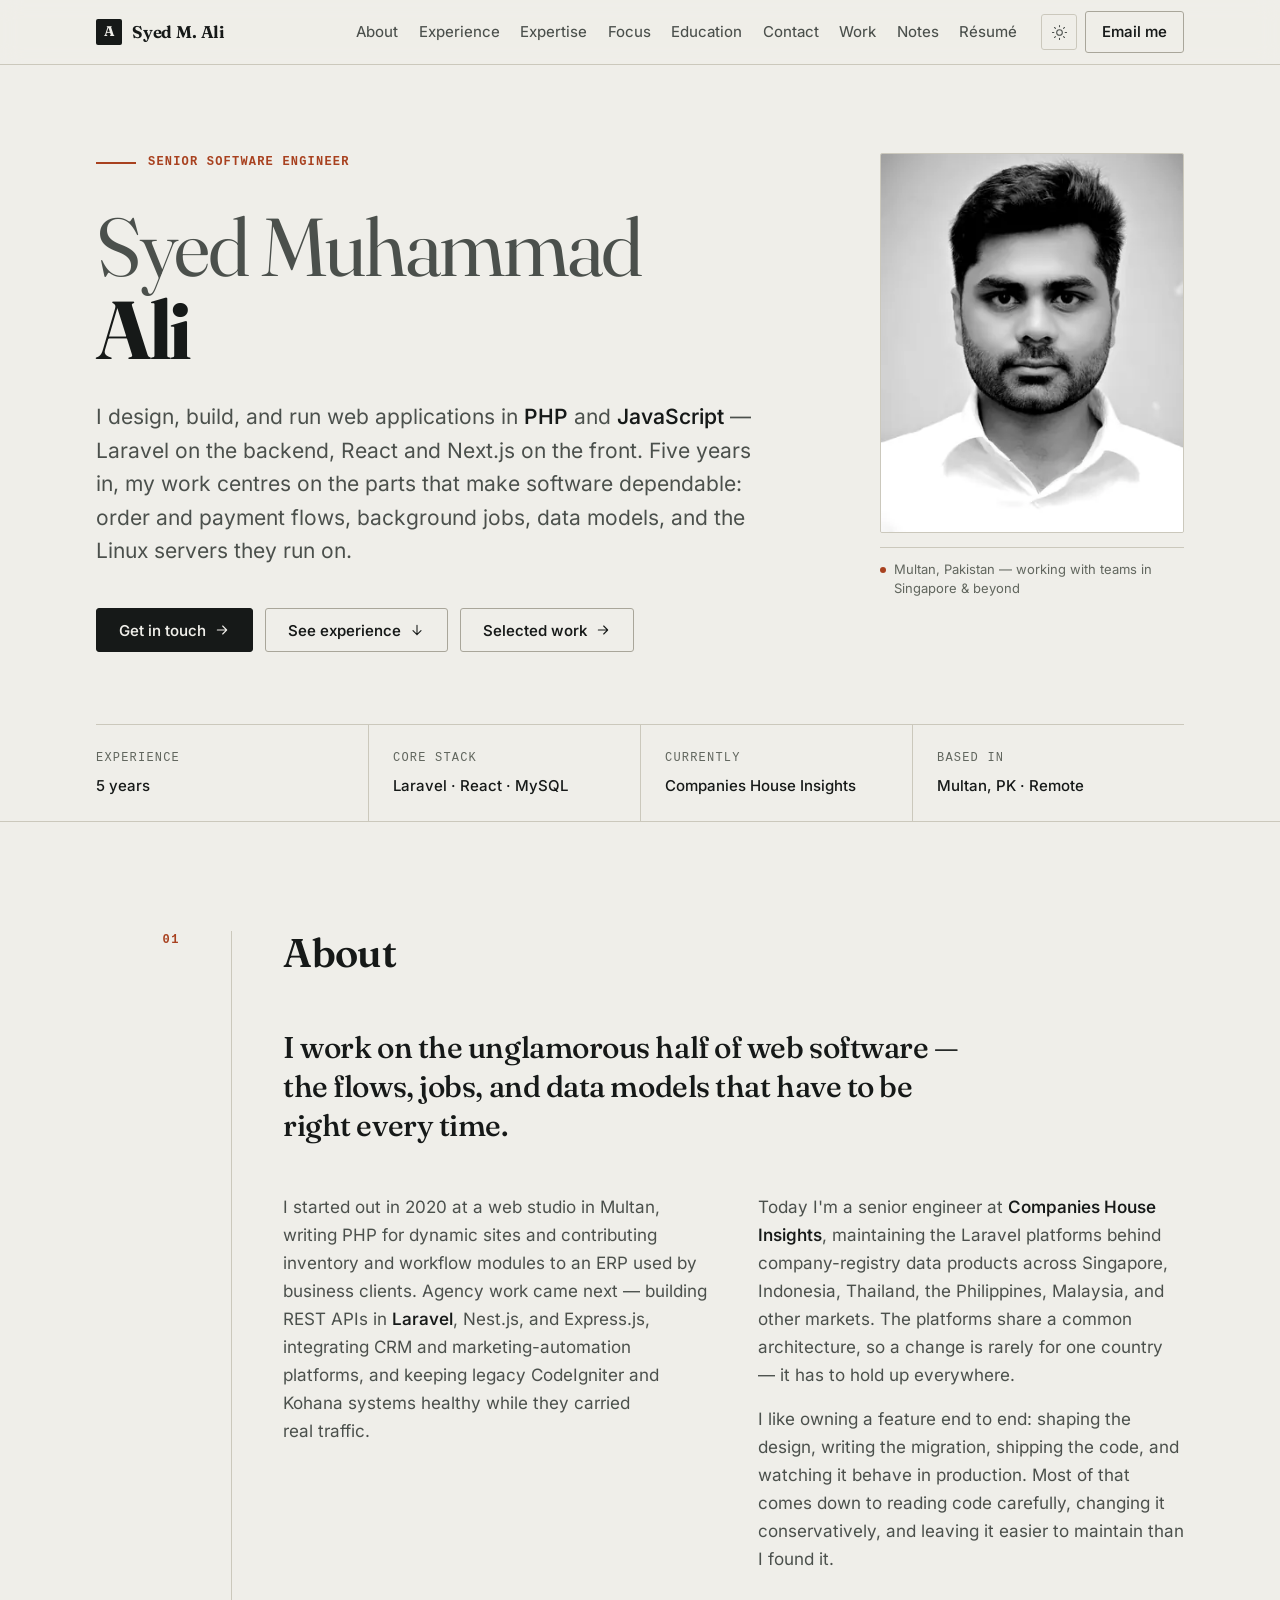
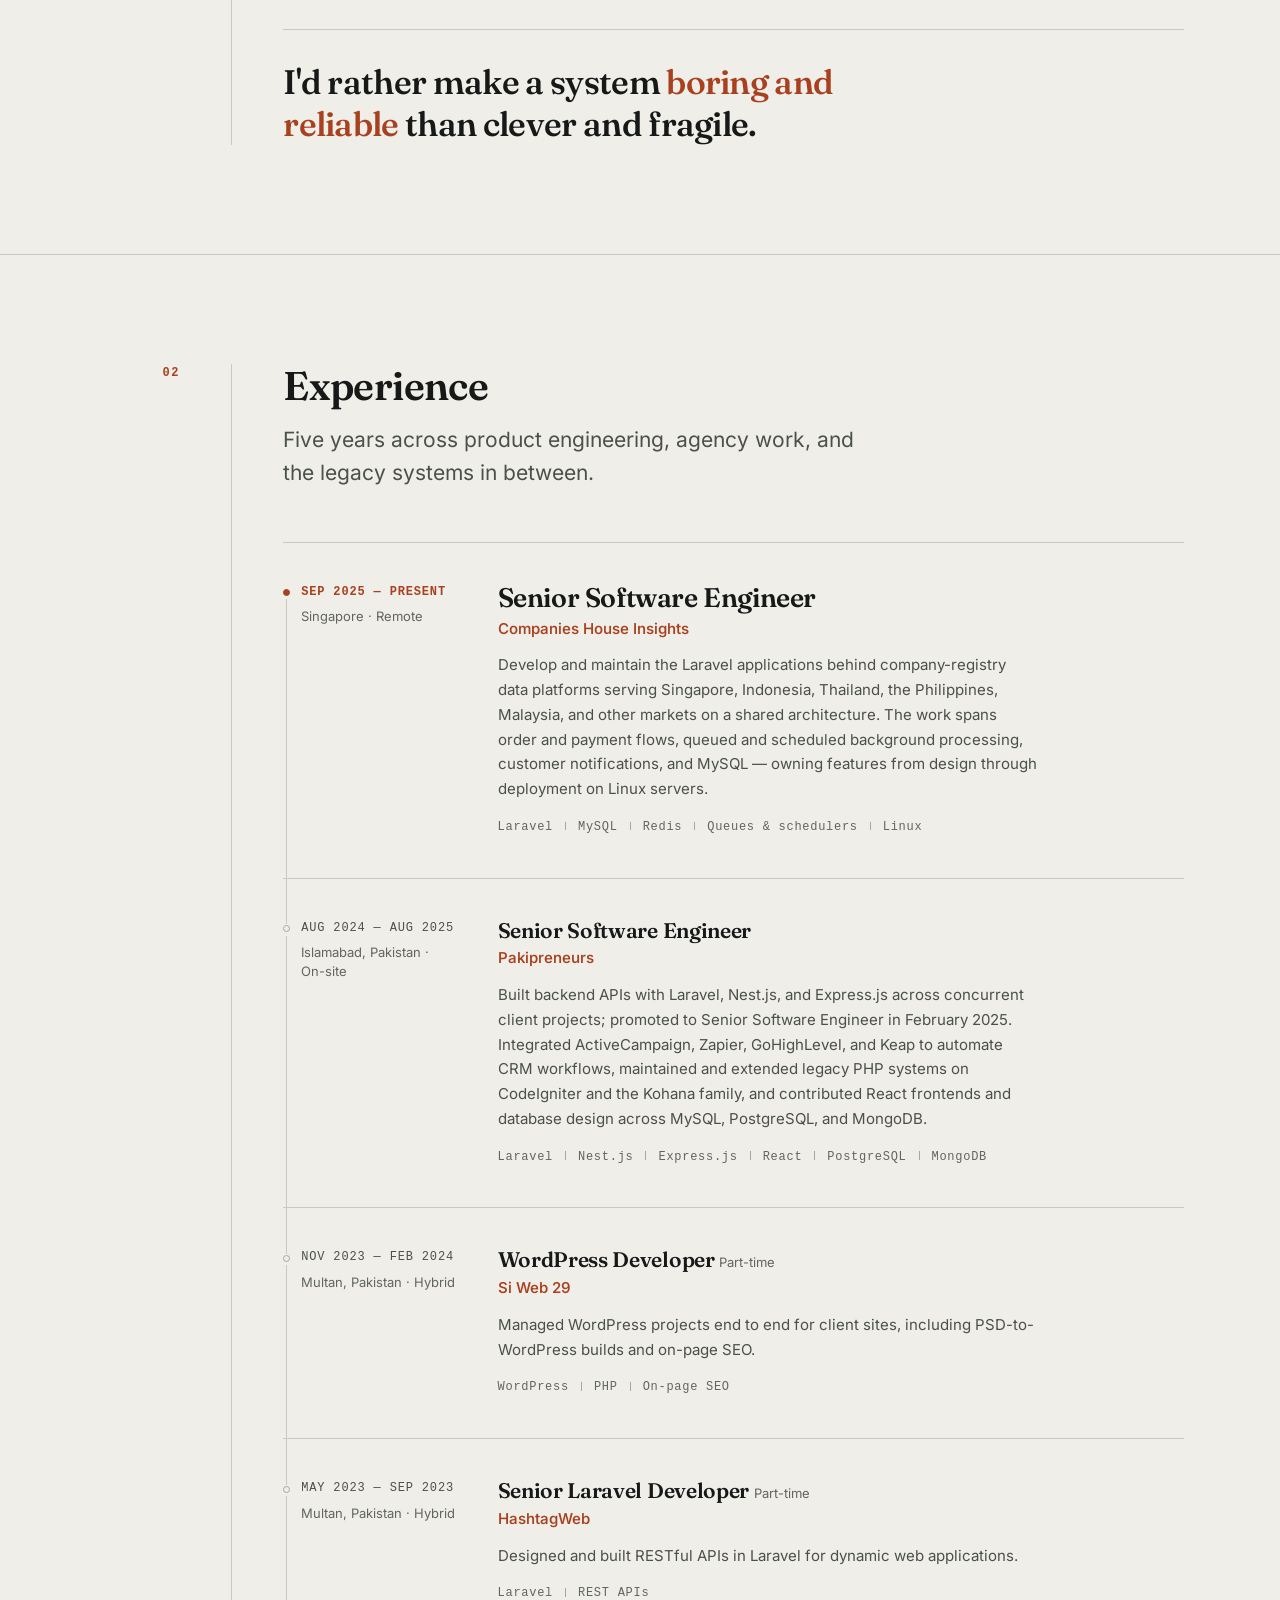
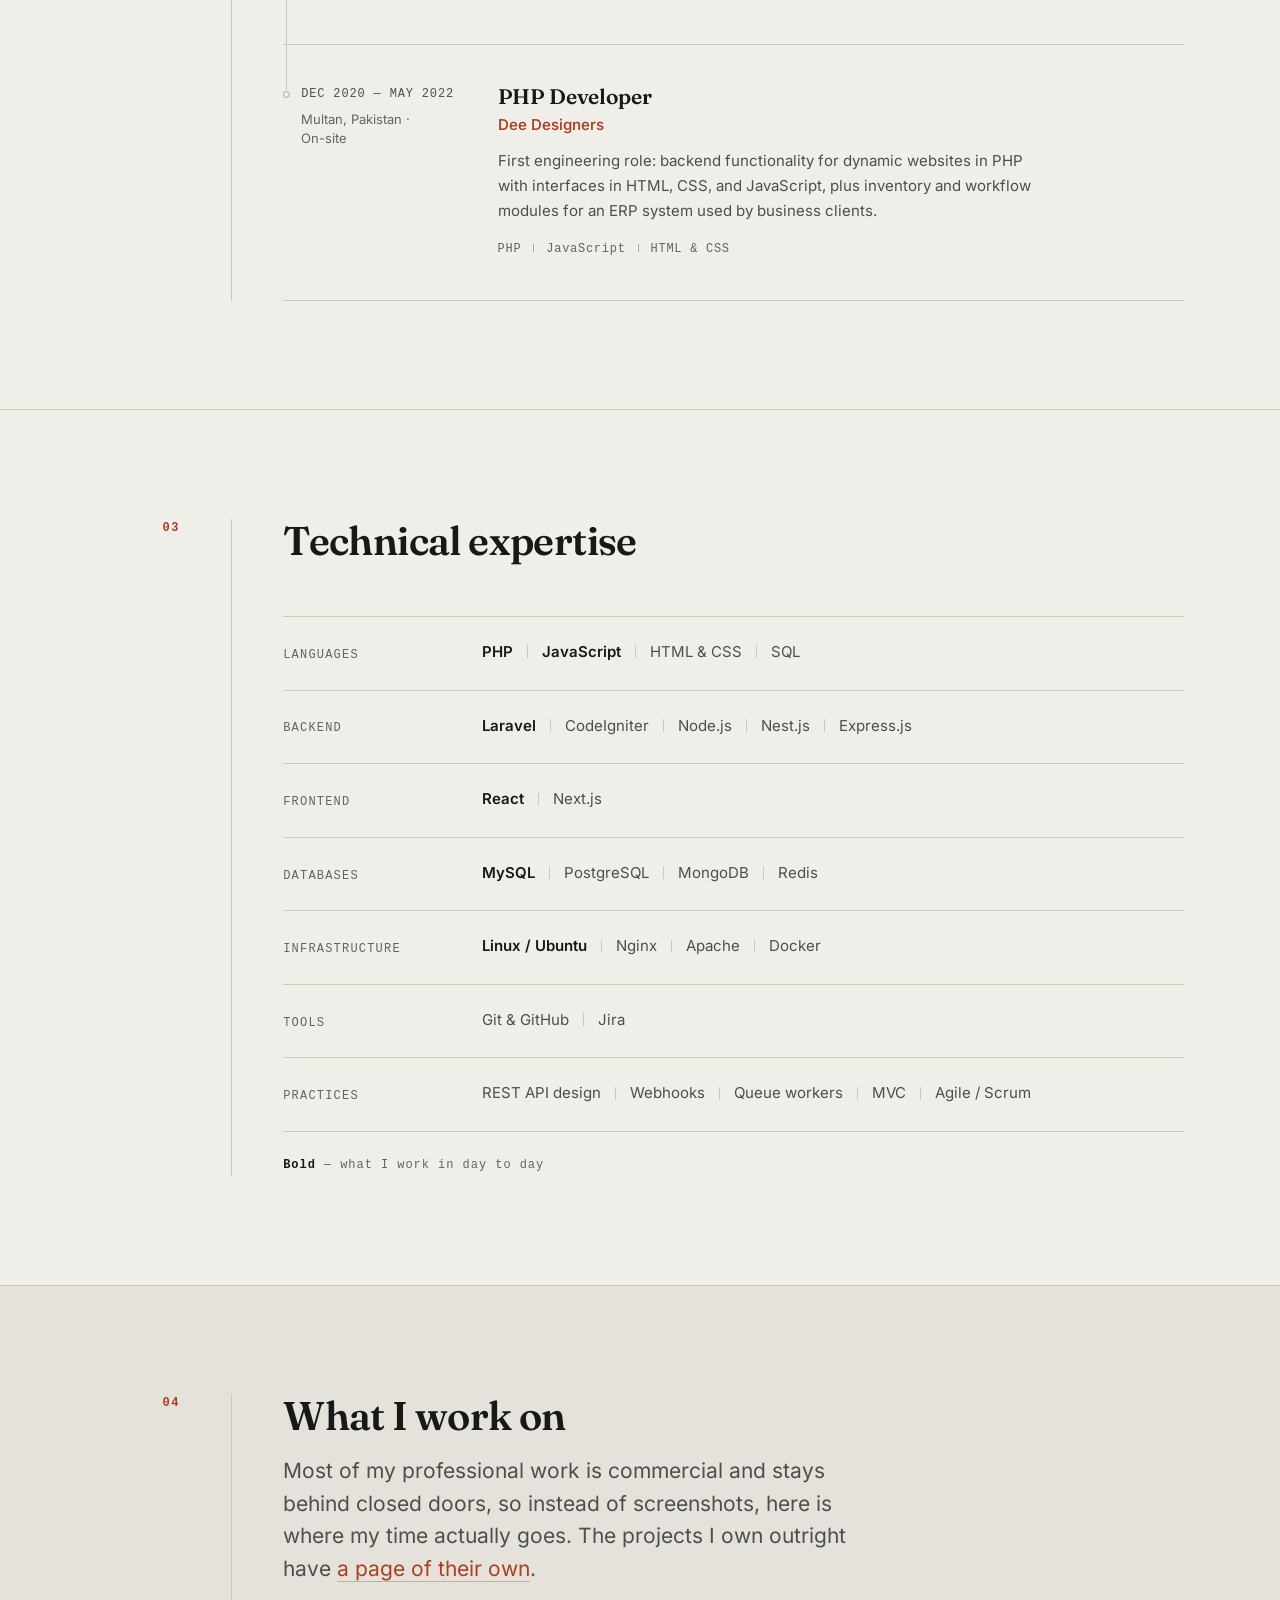
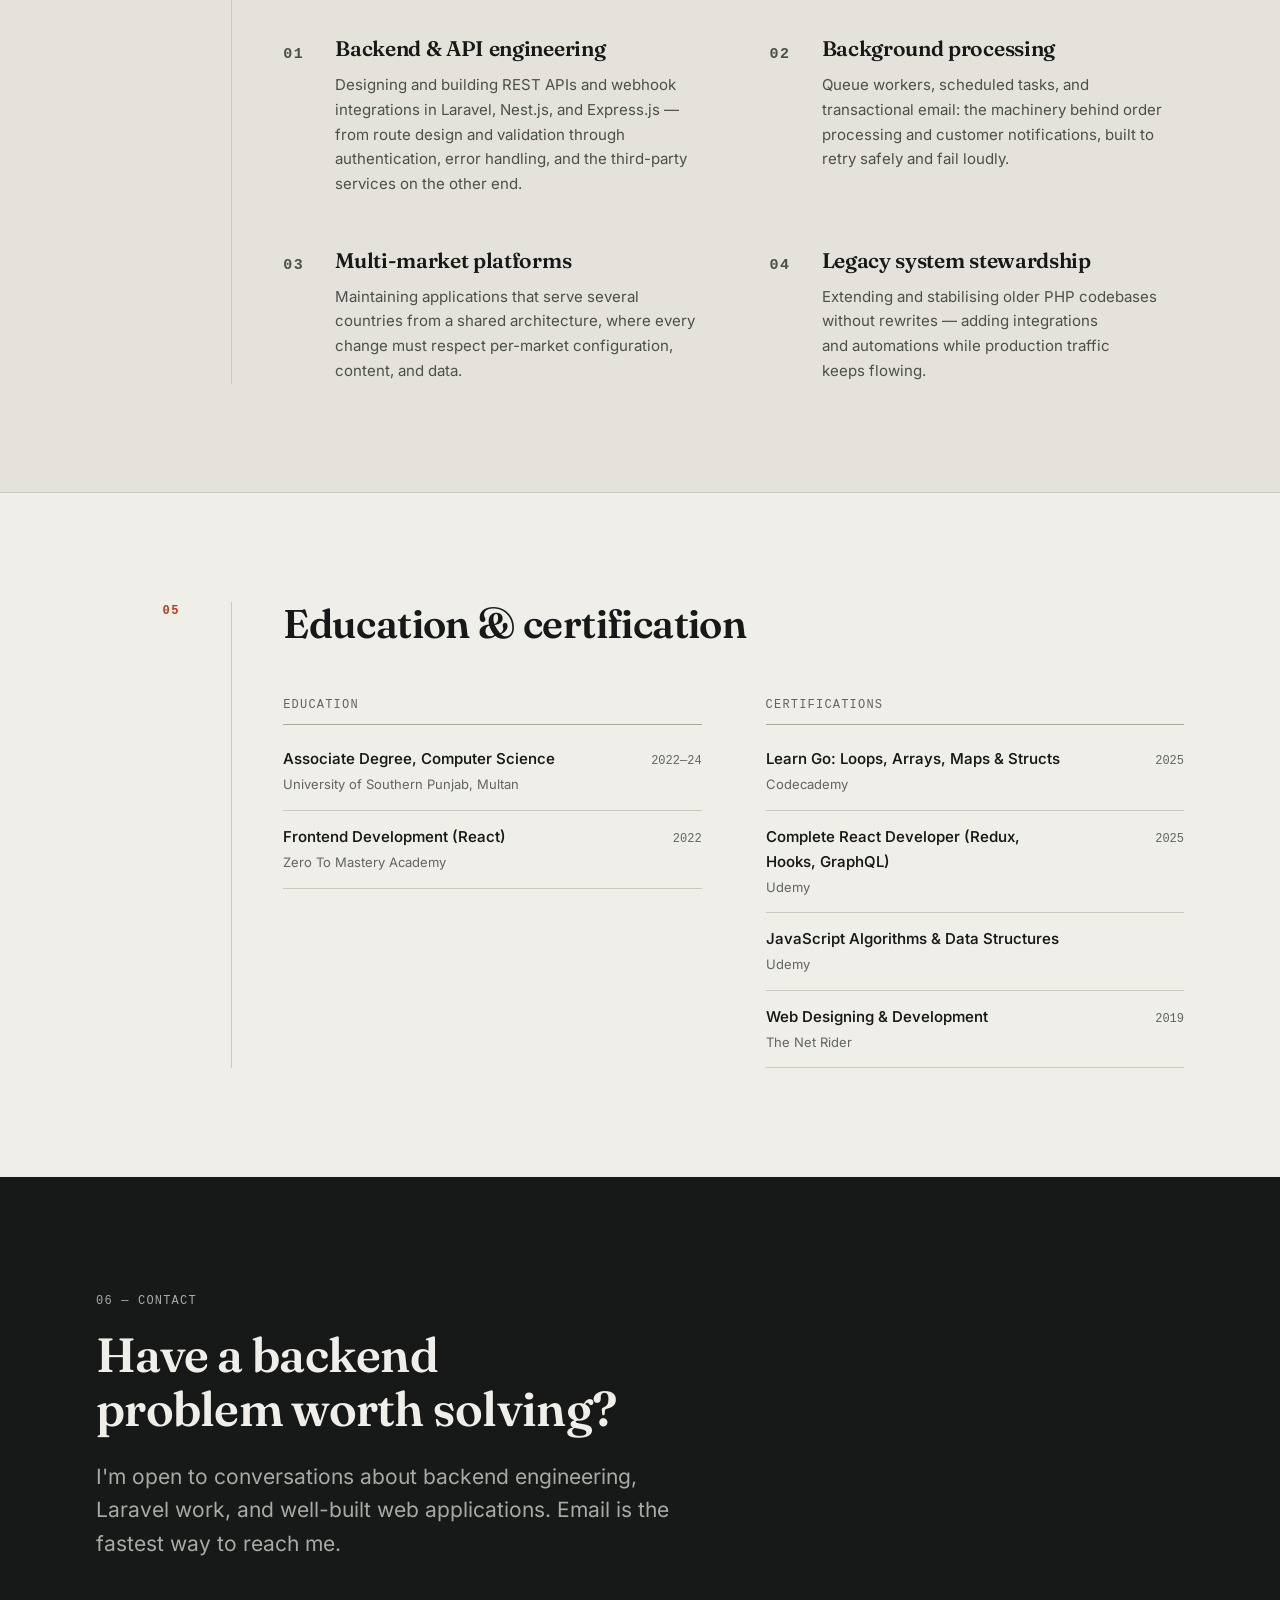
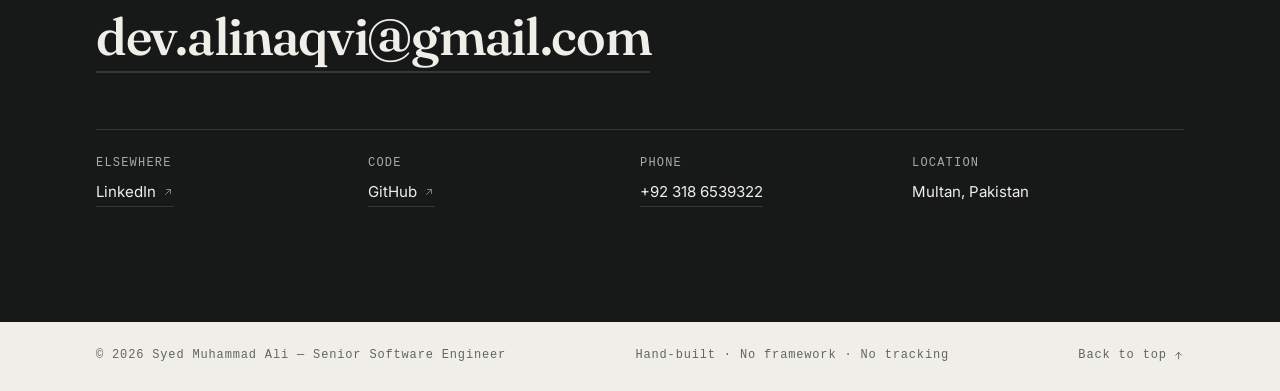
<file: index.html>
<!doctype html>
<html lang="en">
<head>
  <meta charset="utf-8">
  <meta name="viewport" content="width=device-width, initial-scale=1">

  <!-- Theme must resolve before first paint, so this stays inline and blocking.
       Explicit choice wins; otherwise follow the operating system. -->
  <script>
    (function () {
      var d = document.documentElement;
      d.classList.add("js");
      try {
        var saved = localStorage.getItem("theme");
        var dark = saved
          ? saved === "dark"
          : window.matchMedia("(prefers-color-scheme: dark)").matches;
        if (dark) d.setAttribute("data-theme", "dark");
      } catch (e) {
        /* Storage blocked (private mode, embedded view) — fall back to light. */
      }
    })();
  </script>

  <title>Syed Muhammad Ali — Senior Software Engineer</title>
  <meta name="description" content="Senior software engineer, five years in PHP and JavaScript — Laravel backends, React and Next.js frontends, and the Linux infrastructure they run on.">
  <link rel="canonical" href="https://devali.cloud/">
  <meta name="robots" content="index, follow, max-image-preview:large">
  <meta name="author" content="Syed Muhammad Ali">
  <meta name="color-scheme" content="light dark">
  <meta name="theme-color" content="#efeee9" media="(prefers-color-scheme: light)">
  <meta name="theme-color" content="#101210" media="(prefers-color-scheme: dark)">

  <meta property="og:type" content="profile">
  <meta property="og:site_name" content="Syed Muhammad Ali">
  <meta property="og:title" content="Syed Muhammad Ali — Senior Software Engineer">
  <meta property="og:description" content="Five years building web applications in PHP and JavaScript: Laravel backends, React and Next.js frontends, and the infrastructure they run on.">
  <meta property="og:url" content="https://devali.cloud/">
  <meta property="og:image" content="https://devali.cloud/assets/og.jpg?v=c0f45800">
  <meta property="og:image:width" content="1200">
  <meta property="og:image:height" content="630">
  <meta property="og:image:alt" content="Syed Muhammad Ali, Senior Software Engineer — Laravel backends, React and Next.js frontends.">
  <meta property="og:locale" content="en_US">
  <meta property="profile:first_name" content="Syed Muhammad">
  <meta property="profile:last_name" content="Ali">
  <meta name="twitter:card" content="summary_large_image">
  <meta name="twitter:title" content="Syed Muhammad Ali — Senior Software Engineer">
  <meta name="twitter:description" content="Five years building web applications in PHP and JavaScript: Laravel backends, React and Next.js frontends, and the infrastructure they run on.">
  <meta name="twitter:image" content="https://devali.cloud/assets/og.jpg?v=c0f45800">
  <meta name="twitter:image:alt" content="Syed Muhammad Ali, Senior Software Engineer — Laravel backends, React and Next.js frontends.">

  <link rel="icon" href="favicon.svg?v=36d924cc" type="image/svg+xml">
  <link rel="apple-touch-icon" href="assets/apple-touch-icon.png?v=fb9703d0">
  <link rel="preload" href="assets/fonts/fraunces-latin.woff2" as="font" type="font/woff2" crossorigin>
  <link rel="preload" href="assets/fonts/inter-latin.woff2" as="font" type="font/woff2" crossorigin>
  <link rel="stylesheet" href="styles.css?v=1663040d">

  <script type="application/ld+json">
  {
    "@context": "https://schema.org",
    "@graph": [
      {
        "@type": "Person",
        "@id": "https://devali.cloud/#person",
        "name": "Syed Muhammad Ali",
        "givenName": "Syed Muhammad",
        "familyName": "Ali",
        "jobTitle": "Senior Software Engineer",
        "description": "Senior software engineer with five years of experience building web applications in PHP and JavaScript — Laravel backends with React and Next.js frontends.",
        "url": "https://devali.cloud/",
        "worksFor": { "@type": "Organization", "name": "Companies House Insights" },
        "hasOccupation": {
          "@type": "Occupation",
          "name": "Senior Software Engineer",
          "occupationalCategory": "15-1252.00",
          "skills": "PHP, Laravel, JavaScript, React, Next.js, Node.js, MySQL, REST API design, Linux"
        },
        "email": "mailto:dev.alinaqvi@gmail.com",
        "telephone": "+92 318 6539322",
        "address": { "@type": "PostalAddress", "addressLocality": "Multan", "addressCountry": "PK" },
        "alumniOf": { "@type": "CollegeOrUniversity", "name": "University of Southern Punjab" },
        "sameAs": [
          "https://linkedin.com/in/devalinaqvi",
          "https://github.com/devalinaqvi"
        ],
        "knowsAbout": ["PHP", "Laravel", "JavaScript", "React", "Next.js", "Node.js", "Nest.js", "Express.js", "MySQL", "PostgreSQL", "MongoDB", "Redis", "REST APIs", "Docker", "Linux"],
        "knowsLanguage": ["English", "Urdu"],
        "image": "https://devali.cloud/assets/portrait-688.jpg"
      },
      {
        "@type": "WebSite",
        "@id": "https://devali.cloud/#website",
        "url": "https://devali.cloud/",
        "name": "Syed Muhammad Ali — Senior Software Engineer",
        "publisher": { "@id": "https://devali.cloud/#person" },
        "inLanguage": "en"
      },
      {
        "@type": "ProfilePage",
        "@id": "https://devali.cloud/#page",
        "url": "https://devali.cloud/",
        "name": "Syed Muhammad Ali — Senior Software Engineer",
        "isPartOf": { "@id": "https://devali.cloud/#website" },
        "about": { "@id": "https://devali.cloud/#person" },
        "mainEntity": { "@id": "https://devali.cloud/#person" },
        "primaryImageOfPage": "https://devali.cloud/assets/og.jpg",
        "inLanguage": "en"
      }
    ]
  }
  </script>
</head>
<body id="top">
  <a class="skip-link" href="#main">Skip to content</a>

  <!-- ============================== Masthead ============================== -->
  <header class="masthead">
    <div class="container masthead-inner">
      <a class="wordmark" href="#top">
        <span class="wordmark-mark" aria-hidden="true">A</span>
        <span>Syed M. Ali</span>
      </a>

      <nav class="nav" id="site-nav" aria-label="Sections">
        <ul class="nav-list">
          <li><a href="#about"><span class="nav-num" aria-hidden="true">01</span>About</a></li>
          <li><a href="#experience"><span class="nav-num" aria-hidden="true">02</span>Experience</a></li>
          <li><a href="#expertise"><span class="nav-num" aria-hidden="true">03</span>Expertise</a></li>
          <li><a href="#focus"><span class="nav-num" aria-hidden="true">04</span>Focus</a></li>
          <li><a href="#education"><span class="nav-num" aria-hidden="true">05</span>Education</a></li>
          <li><a href="#contact"><span class="nav-num" aria-hidden="true">06</span>Contact</a></li>
          <li><a href="work.html"><span class="nav-num" aria-hidden="true">&rarr;</span>Work</a></li>
          <li><a href="notes.html"><span class="nav-num" aria-hidden="true">&rarr;</span>Notes</a></li>
          <li><a href="resume.html"><span class="nav-num" aria-hidden="true">&rarr;</span>R&eacute;sum&eacute;</a></li>
        </ul>
      </nav>

      <div class="masthead-actions">
        <button class="theme-toggle" type="button" aria-label="Switch to dark theme">
          <svg class="icon-sun" viewBox="0 0 24 24" aria-hidden="true" focusable="false">
            <circle cx="12" cy="12" r="4"/>
            <path d="M12 2v2M12 20v2M4.9 4.9l1.4 1.4M17.7 17.7l1.4 1.4M2 12h2M20 12h2M4.9 19.1l1.4-1.4M17.7 6.3l1.4-1.4"/>
          </svg>
          <svg class="icon-moon" viewBox="0 0 24 24" aria-hidden="true" focusable="false">
            <path d="M20 14.5A8.5 8.5 0 0 1 9.5 4a8.5 8.5 0 1 0 10.5 10.5z"/>
          </svg>
        </button>

        <a class="masthead-cta" href="mailto:dev.alinaqvi@gmail.com">Email me</a>

        <button class="nav-toggle" type="button" aria-expanded="false" aria-controls="site-nav">
          <span class="nav-toggle-bars" aria-hidden="true"><span></span><span></span><span></span></span>
          Menu
        </button>
      </div>
    </div>
    <div class="scroll-progress" aria-hidden="true"></div>
  </header>

  <main id="main">

    <!-- ============================== Hero ============================== -->
    <section class="hero" aria-labelledby="hero-heading">
      <div class="container">
        <div class="hero-grid">
          <p class="hero-eyebrow">
            <span class="rule" aria-hidden="true"></span>
            <span class="mono">Senior Software Engineer</span>
          </p>

          <h1 id="hero-heading">
            <span class="given">Syed Muhammad</span>
            <span class="family">Ali</span>
          </h1>

          <p class="hero-lede">
            I design, build, and run web applications in <strong>PHP</strong> and
            <strong>JavaScript</strong> — Laravel on the backend, React and Next.js on the
            front. Five years in, my work centres on the parts that make software
            dependable: order and payment flows, background jobs, data models, and the
            Linux servers they run on.
          </p>

          <div class="hero-actions">
            <a class="btn btn--primary" href="#contact">
              Get in touch
              <svg viewBox="0 0 24 24" aria-hidden="true" focusable="false">
                <path d="M5 12h14M13 6l6 6-6 6"/>
              </svg>
            </a>
            <a class="btn btn--ghost" href="#experience">
              See experience
              <svg viewBox="0 0 24 24" aria-hidden="true" focusable="false">
                <path d="M12 5v14M6 13l6 6 6-6"/>
              </svg>
            </a>
            <a class="btn btn--ghost" href="work.html">
              Selected work
              <svg viewBox="0 0 24 24" aria-hidden="true" focusable="false">
                <path d="M5 12h14M13 6l6 6-6 6"/>
              </svg>
            </a>
          </div>

          <figure class="portrait">
            <picture>
              <source type="image/webp" srcset="assets/portrait-344.webp?v=60a0adb6 344w, assets/portrait-688.webp?v=a9033db6 688w" sizes="(min-width: 60rem) 304px, 72px">
              <img src="assets/portrait-344.jpg?v=3294cecf"
                   srcset="assets/portrait-344.jpg?v=3294cecf 344w, assets/portrait-688.jpg?v=ff07e7da 688w"
                   sizes="(min-width: 60rem) 304px, 72px"
                   width="688" height="860"
                   alt="Syed Muhammad Ali, a software engineer with a short beard, wearing a white collared shirt."
                   fetchpriority="high" decoding="async">
            </picture>
            <figcaption>
              <span class="status-dot" aria-hidden="true"></span>
              <span>Multan, Pakistan — working with teams in Singapore &amp; beyond</span>
            </figcaption>
          </figure>
        </div>

        <dl class="specs">
          <div>
            <dt>Experience</dt>
            <dd>5 years</dd>
          </div>
          <div>
            <dt>Core stack</dt>
            <dd>Laravel · React · MySQL</dd>
          </div>
          <div>
            <dt>Currently</dt>
            <dd>Companies House Insights</dd>
          </div>
          <div>
            <dt>Based in</dt>
            <dd>Multan, PK · Remote</dd>
          </div>
        </dl>
      </div>
    </section>

    <!-- ============================== About ============================== -->
    <section class="band" id="about" aria-labelledby="about-heading">
      <div class="container spread">
        <div class="rail" aria-hidden="true">
          <div class="rail-inner">
            <p class="rail-index">01</p>
          </div>
        </div>

        <div class="band-body">
          <div class="band-head" data-reveal>
            <h2 id="about-heading">About</h2>
          </div>

          <p class="about-lead" data-reveal>
            I work on the unglamorous half of web software — the flows, jobs, and data
            models that have to be right every time.
          </p>

          <div class="about-cols" data-reveal>
            <div>
              <p>
                I started out in 2020 at a web studio in Multan, writing PHP for dynamic
                sites and contributing inventory and workflow modules to an ERP used by
                business clients. Agency work came next — building REST APIs in
                <strong>Laravel</strong>, Nest.js, and Express.js, integrating CRM and
                marketing-automation platforms, and keeping legacy CodeIgniter and Kohana
                systems healthy while they carried real traffic.
              </p>
            </div>
            <div>
              <p>
                Today I'm a senior engineer at <strong>Companies House Insights</strong>,
                maintaining the Laravel platforms behind company-registry data products
                across Singapore, Indonesia, Thailand, the Philippines, Malaysia, and
                other markets. The platforms share a common architecture, so a change is
                rarely for one country — it has to hold up everywhere.
              </p>
              <p>
                I like owning a feature end to end: shaping the design, writing the
                migration, shipping the code, and watching it behave in production. Most
                of that comes down to reading code carefully, changing it conservatively,
                and leaving it easier to maintain than I found it.
              </p>
            </div>
          </div>

          <blockquote class="pullquote" data-reveal>
            <p>I'd rather make a system <em>boring and reliable</em> than clever and fragile.</p>
          </blockquote>
        </div>
      </div>
    </section>

    <!-- ============================== Experience ============================== -->
    <section class="band" id="experience" aria-labelledby="experience-heading">
      <div class="container spread">
        <div class="rail" aria-hidden="true">
          <div class="rail-inner">
            <p class="rail-index">02</p>
          </div>
        </div>

        <div class="band-body">
          <div class="band-head" data-reveal>
            <h2 id="experience-heading">Experience</h2>
            <p class="band-lede">
              Five years across product engineering, agency work, and the legacy systems
              in between.
            </p>
          </div>

          <ol class="roles">
            <li class="role role--current" data-reveal>
              <div class="role-when">
                <p class="role-dates">Sep 2025 — Present</p>
                <p class="role-place">Singapore · Remote</p>
              </div>
              <div class="role-body">
                <h3 class="role-title">Senior Software Engineer</h3>
                <p class="role-org">Companies House Insights</p>
                <p class="role-summary">
                  Develop and maintain the Laravel applications behind company-registry
                  data platforms serving Singapore, Indonesia, Thailand, the Philippines,
                  Malaysia, and other markets on a shared architecture. The work spans
                  order and payment flows, queued and scheduled background processing,
                  customer notifications, and MySQL — owning features from design through
                  deployment on Linux servers.
                </p>
                <ul class="role-stack">
                  <li>Laravel</li><li>MySQL</li><li>Redis</li><li>Queues &amp; schedulers</li><li>Linux</li>
                </ul>
              </div>
            </li>

            <li class="role" data-reveal>
              <div class="role-when">
                <p class="role-dates">Aug 2024 — Aug 2025</p>
                <p class="role-place">Islamabad, Pakistan · On-site</p>
              </div>
              <div class="role-body">
                <h3 class="role-title">Senior Software Engineer</h3>
                <p class="role-org">Pakipreneurs</p>
                <p class="role-summary">
                  Built backend APIs with Laravel, Nest.js, and Express.js across
                  concurrent client projects; promoted to Senior Software Engineer in
                  February 2025. Integrated ActiveCampaign, Zapier, GoHighLevel, and Keap
                  to automate CRM workflows, maintained and extended legacy PHP systems on
                  CodeIgniter and the Kohana family, and contributed React frontends and
                  database design across MySQL, PostgreSQL, and MongoDB.
                </p>
                <ul class="role-stack">
                  <li>Laravel</li><li>Nest.js</li><li>Express.js</li><li>React</li><li>PostgreSQL</li><li>MongoDB</li>
                </ul>
              </div>
            </li>

            <li class="role" data-reveal>
              <div class="role-when">
                <p class="role-dates">Nov 2023 — Feb 2024</p>
                <p class="role-place">Multan, Pakistan · Hybrid</p>
              </div>
              <div class="role-body">
                <h3 class="role-title">WordPress Developer <span class="role-note">Part-time</span></h3>
                <p class="role-org">Si Web 29</p>
                <p class="role-summary">
                  Managed WordPress projects end to end for client sites, including
                  PSD-to-WordPress builds and on-page SEO.
                </p>
                <ul class="role-stack">
                  <li>WordPress</li><li>PHP</li><li>On-page SEO</li>
                </ul>
              </div>
            </li>

            <li class="role" data-reveal>
              <div class="role-when">
                <p class="role-dates">May 2023 — Sep 2023</p>
                <p class="role-place">Multan, Pakistan · Hybrid</p>
              </div>
              <div class="role-body">
                <h3 class="role-title">Senior Laravel Developer <span class="role-note">Part-time</span></h3>
                <p class="role-org">HashtagWeb</p>
                <p class="role-summary">
                  Designed and built RESTful APIs in Laravel for dynamic web applications.
                </p>
                <ul class="role-stack">
                  <li>Laravel</li><li>REST APIs</li>
                </ul>
              </div>
            </li>

            <li class="role" data-reveal>
              <div class="role-when">
                <p class="role-dates">Dec 2020 — May 2022</p>
                <p class="role-place">Multan, Pakistan · On-site</p>
              </div>
              <div class="role-body">
                <h3 class="role-title">PHP Developer</h3>
                <p class="role-org">Dee Designers</p>
                <p class="role-summary">
                  First engineering role: backend functionality for dynamic websites in PHP
                  with interfaces in HTML, CSS, and JavaScript, plus inventory and workflow
                  modules for an ERP system used by business clients.
                </p>
                <ul class="role-stack">
                  <li>PHP</li><li>JavaScript</li><li>HTML &amp; CSS</li>
                </ul>
              </div>
            </li>
          </ol>
        </div>
      </div>
    </section>

    <!-- ============================== Expertise ============================== -->
    <section class="band" id="expertise" aria-labelledby="expertise-heading">
      <div class="container spread">
        <div class="rail" aria-hidden="true">
          <div class="rail-inner">
            <p class="rail-index">03</p>
          </div>
        </div>

        <div class="band-body">
          <div class="band-head" data-reveal>
            <h2 id="expertise-heading">Technical expertise</h2>
          </div>

          <dl class="stack" data-reveal>
            <div class="stack-row">
              <dt>Languages</dt>
              <dd>
                <ul>
                  <li class="is-core">PHP</li>
                  <li class="is-core">JavaScript</li>
                  <li>HTML &amp; CSS</li>
                  <li>SQL</li>
                </ul>
              </dd>
            </div>
            <div class="stack-row">
              <dt>Backend</dt>
              <dd>
                <ul>
                  <li class="is-core">Laravel</li>
                  <li>CodeIgniter</li>
                  <li>Node.js</li>
                  <li>Nest.js</li>
                  <li>Express.js</li>
                </ul>
              </dd>
            </div>
            <div class="stack-row">
              <dt>Frontend</dt>
              <dd>
                <ul>
                  <li class="is-core">React</li>
                  <li>Next.js</li>
                </ul>
              </dd>
            </div>
            <div class="stack-row">
              <dt>Databases</dt>
              <dd>
                <ul>
                  <li class="is-core">MySQL</li>
                  <li>PostgreSQL</li>
                  <li>MongoDB</li>
                  <li>Redis</li>
                </ul>
              </dd>
            </div>
            <div class="stack-row">
              <dt>Infrastructure</dt>
              <dd>
                <ul>
                  <li class="is-core">Linux / Ubuntu</li>
                  <li>Nginx</li>
                  <li>Apache</li>
                  <li>Docker</li>
                </ul>
              </dd>
            </div>
            <div class="stack-row">
              <dt>Tools</dt>
              <dd>
                <ul>
                  <li>Git &amp; GitHub</li>
                  <li>Jira</li>
                </ul>
              </dd>
            </div>
            <div class="stack-row">
              <dt>Practices</dt>
              <dd>
                <ul>
                  <li>REST API design</li>
                  <li>Webhooks</li>
                  <li>Queue workers</li>
                  <li>MVC</li>
                  <li>Agile / Scrum</li>
                </ul>
              </dd>
            </div>
          </dl>

          <p class="stack-legend" data-reveal>
            <b>Bold</b> — what I work in day to day
          </p>
        </div>
      </div>
    </section>

    <!-- ============================== Focus ============================== -->
    <section class="band band--sunken" id="focus" aria-labelledby="focus-heading">
      <div class="container spread">
        <div class="rail" aria-hidden="true">
          <div class="rail-inner">
            <p class="rail-index">04</p>
          </div>
        </div>

        <div class="band-body">
          <div class="band-head" data-reveal>
            <h2 id="focus-heading">What I work on</h2>
            <p class="band-lede">
              Most of my professional work is commercial and stays behind closed doors, so
              instead of screenshots, here is where my time actually goes. The projects
              I own outright have <a href="work.html">a page of their own</a>.
            </p>
          </div>

          <ol class="focus">
            <li data-reveal>
              <p class="focus-num" aria-hidden="true">01</p>
              <div>
                <h3>Backend &amp; API engineering</h3>
                <p>
                  Designing and building REST APIs and webhook integrations in Laravel,
                  Nest.js, and Express.js — from route design and validation through
                  authentication, error handling, and the third-party services on the
                  other end.
                </p>
              </div>
            </li>
            <li data-reveal>
              <p class="focus-num" aria-hidden="true">02</p>
              <div>
                <h3>Background processing</h3>
                <p>
                  Queue workers, scheduled tasks, and transactional email: the machinery
                  behind order processing and customer notifications, built to retry
                  safely and fail loudly.
                </p>
              </div>
            </li>
            <li data-reveal>
              <p class="focus-num" aria-hidden="true">03</p>
              <div>
                <h3>Multi-market platforms</h3>
                <p>
                  Maintaining applications that serve several countries from a shared
                  architecture, where every change must respect per-market configuration,
                  content, and data.
                </p>
              </div>
            </li>
            <li data-reveal>
              <p class="focus-num" aria-hidden="true">04</p>
              <div>
                <h3>Legacy system stewardship</h3>
                <p>
                  Extending and stabilising older PHP codebases without rewrites — adding
                  integrations and automations while production traffic keeps flowing.
                </p>
              </div>
            </li>
          </ol>
        </div>
      </div>
    </section>

    <!-- ============================== Education ============================== -->
    <section class="band" id="education" aria-labelledby="education-heading">
      <div class="container spread">
        <div class="rail" aria-hidden="true">
          <div class="rail-inner">
            <p class="rail-index">05</p>
          </div>
        </div>

        <div class="band-body">
          <div class="band-head" data-reveal>
            <h2 id="education-heading">Education &amp; certification</h2>
          </div>

          <div class="edu-grid" data-reveal>
            <section aria-labelledby="edu-formal">
              <h3 class="edu-heading" id="edu-formal">Education</h3>
              <ul class="edu-list">
                <li>
                  <div>
                    <p class="edu-title">Associate Degree, Computer Science</p>
                    <p class="edu-org">University of Southern Punjab, Multan</p>
                  </div>
                  <p class="edu-year">2022—24</p>
                </li>
                <li>
                  <div>
                    <p class="edu-title">Frontend Development (React)</p>
                    <p class="edu-org">Zero To Mastery Academy</p>
                  </div>
                  <p class="edu-year">2022</p>
                </li>
              </ul>
            </section>

            <section aria-labelledby="edu-certs">
              <h3 class="edu-heading" id="edu-certs">Certifications</h3>
              <ul class="edu-list">
                <li>
                  <div>
                    <p class="edu-title">Learn Go: Loops, Arrays, Maps &amp; Structs</p>
                    <p class="edu-org">Codecademy</p>
                  </div>
                  <p class="edu-year">2025</p>
                </li>
                <li>
                  <div>
                    <p class="edu-title">Complete React Developer (Redux, Hooks, GraphQL)</p>
                    <p class="edu-org">Udemy</p>
                  </div>
                  <p class="edu-year">2025</p>
                </li>
                <li>
                  <div>
                    <p class="edu-title">JavaScript Algorithms &amp; Data Structures</p>
                    <p class="edu-org">Udemy</p>
                  </div>
                </li>
                <li>
                  <div>
                    <p class="edu-title">Web Designing &amp; Development</p>
                    <p class="edu-org">The Net Rider</p>
                  </div>
                  <p class="edu-year">2019</p>
                </li>
              </ul>
            </section>
          </div>
        </div>
      </div>
    </section>

    <!-- ============================== Contact ============================== -->
    <section class="contact" id="contact" aria-labelledby="contact-heading">
      <div class="container">
        <p class="mono" data-reveal>06 — Contact</p>
        <h2 id="contact-heading" data-reveal>Have a backend problem worth solving?</h2>
        <p class="contact-lede" data-reveal>
          I'm open to conversations about backend engineering, Laravel work, and
          well-built web applications. Email is the fastest way to reach me.
        </p>

        <a class="contact-email" href="mailto:dev.alinaqvi@gmail.com" data-reveal>dev.alinaqvi@gmail.com</a>

        <dl class="contact-links" data-reveal>
          <div>
            <dt>Elsewhere</dt>
            <dd>
              <a href="https://linkedin.com/in/devalinaqvi" rel="me noopener" target="_blank">
                LinkedIn
                <svg viewBox="0 0 24 24" aria-hidden="true" focusable="false"><path d="M7 17L17 7M9 7h8v8"/></svg>
                <span class="u-hidden">(opens in a new tab)</span>
              </a>
            </dd>
          </div>
          <div>
            <dt>Code</dt>
            <dd>
              <a href="https://github.com/devalinaqvi" rel="me noopener" target="_blank">
                GitHub
                <svg viewBox="0 0 24 24" aria-hidden="true" focusable="false"><path d="M7 17L17 7M9 7h8v8"/></svg>
                <span class="u-hidden">(opens in a new tab)</span>
              </a>
            </dd>
          </div>
          <div>
            <dt>Phone</dt>
            <dd><a href="tel:+923186539322">+92 318 6539322</a></dd>
          </div>
          <div>
            <dt>Location</dt>
            <dd>Multan, Pakistan</dd>
          </div>
        </dl>
      </div>
    </section>
  </main>

  <!-- ============================== Footer ============================== -->
  <footer class="site-footer">
    <div class="container footer-inner">
      <p>© 2026 Syed Muhammad Ali — Senior Software Engineer</p>
      <p class="footer-note">Hand-built · No framework · No tracking</p>
      <p><a class="footer-top" href="#top">Back to top
        <svg viewBox="0 0 24 24" aria-hidden="true" focusable="false"><path d="M12 19V5M6 11l6-6 6 6"/></svg>
      </a></p>
    </div>
  </footer>

  <script src="script.js?v=7ac01984" defer></script>
</body>
</html>
</file>
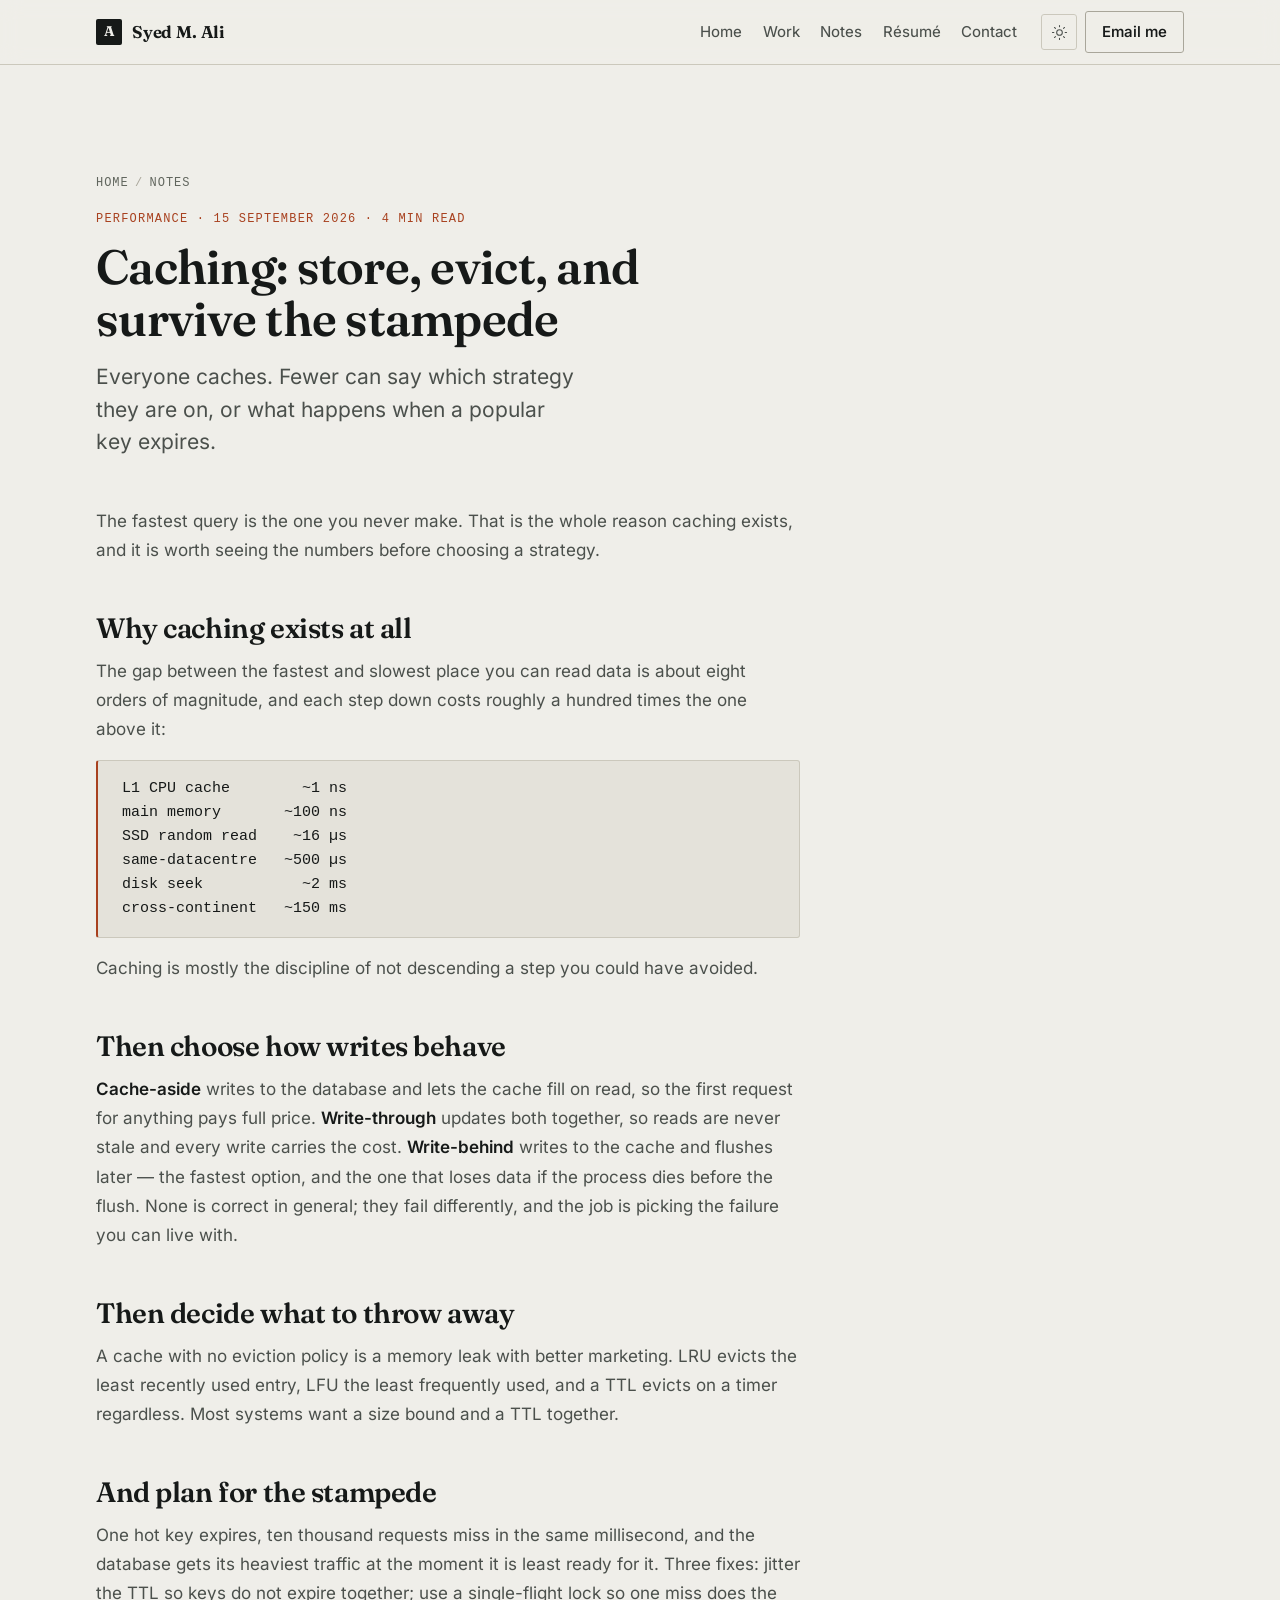
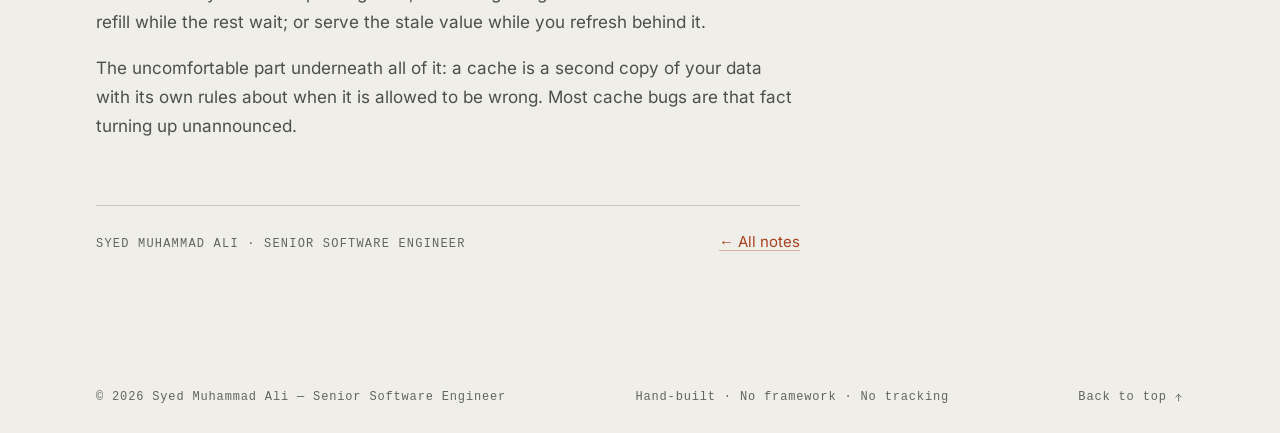
<file: caching.html>
<!doctype html>
<html lang="en">
<head>
  <meta charset="utf-8">
  <meta name="viewport" content="width=device-width, initial-scale=1">
  <script>
    (function () {
      var d = document.documentElement;
      d.classList.add("js");
      try {
        var saved = localStorage.getItem("theme");
        var dark = saved ? saved === "dark"
          : window.matchMedia("(prefers-color-scheme: dark)").matches;
        if (dark) d.setAttribute("data-theme", "dark");
      } catch (e) {}
    })();
  </script>
  <title>Caching: store, evict, and survive the stampede</title>
  <meta name="description" content="A practical guide to caching for backend engineers: the latency ladder, cache-aside vs write-through vs write-behind, eviction, and cache stampedes.">
  <link rel="canonical" href="https://devali.cloud/caching.html">
  <meta name="robots" content="index, follow, max-image-preview:large">
  <meta name="author" content="Syed Muhammad Ali">
  <meta name="color-scheme" content="light dark">
  <meta name="theme-color" content="#efeee9" media="(prefers-color-scheme: light)">
  <meta name="theme-color" content="#101210" media="(prefers-color-scheme: dark)">
  <meta property="og:type" content="article">
  <meta property="og:site_name" content="Syed Muhammad Ali">
  <meta property="og:title" content="Caching: store, evict, and survive the stampede — Syed Muhammad Ali">
  <meta property="og:description" content="A practical guide to caching for backend engineers: the latency ladder, cache-aside vs write-through vs write-behind, eviction, and cache stampedes.">
  <meta property="og:url" content="https://devali.cloud/caching.html">
  <meta property="og:image" content="https://devali.cloud/assets/og.jpg?v=c0f45800">
  <meta property="og:image:width" content="1200">
  <meta property="og:image:height" content="630">
  <meta property="og:locale" content="en_US">
  <meta name="twitter:card" content="summary_large_image">
  <meta name="twitter:title" content="Caching: store, evict, and survive the stampede — Syed Muhammad Ali">
  <meta name="twitter:description" content="A practical guide to caching for backend engineers: the latency ladder, cache-aside vs write-through vs write-behind, eviction, and cache stampedes.">
  <meta name="twitter:image" content="https://devali.cloud/assets/og.jpg?v=c0f45800">
  <link rel="icon" href="favicon.svg?v=36d924cc" type="image/svg+xml">
  <link rel="apple-touch-icon" href="assets/apple-touch-icon.png?v=fb9703d0">
  <link rel="alternate" type="application/rss+xml" title="Notes — Syed Muhammad Ali" href="feed.xml">
  <link rel="preload" href="assets/fonts/fraunces-latin.woff2" as="font" type="font/woff2" crossorigin>
  <link rel="preload" href="assets/fonts/inter-latin.woff2" as="font" type="font/woff2" crossorigin>
  <link rel="stylesheet" href="styles.css?v=1663040d">
  <script type="application/ld+json">
  {
    "@context": "https://schema.org",
    "@graph": [
      {
        "@type": "TechArticle",
        "@id": "https://devali.cloud/caching.html#article",
        "headline": "Caching: store, evict, and survive the stampede",
        "description": "A practical guide to caching for backend engineers: the latency ladder, cache-aside vs write-through vs write-behind, eviction, and cache stampedes.",
        "url": "https://devali.cloud/caching.html",
        "datePublished": "2026-09-15",
        "dateModified": "2026-09-15",
        "keywords": "caching, cache-aside, write-through, write-behind, cache stampede, redis, eviction, LRU, backend performance",
        "articleSection": "Performance",
        "inLanguage": "en",
        "author": {
          "@id": "https://devali.cloud/#person"
        },
        "publisher": {
          "@id": "https://devali.cloud/#person"
        },
        "mainEntityOfPage": "https://devali.cloud/caching.html",
        "image": "https://devali.cloud/assets/og.jpg"
      },
      {
        "@type": "BreadcrumbList",
        "itemListElement": [
          {
            "@type": "ListItem",
            "position": 1,
            "name": "Home",
            "item": "https://devali.cloud/"
          },
          {
            "@type": "ListItem",
            "position": 2,
            "name": "Notes",
            "item": "https://devali.cloud/notes.html"
          },
          {
            "@type": "ListItem",
            "position": 3,
            "name": "Caching: store, evict, and survive the stampede",
            "item": "https://devali.cloud/caching.html"
          }
        ]
      }
    ]
  }
  </script>
</head>
<body id="top">
  <a class="skip-link" href="#main">Skip to content</a>
  <header class="masthead">
    <div class="container masthead-inner">
      <a class="wordmark" href="index.html">
        <span class="wordmark-mark" aria-hidden="true">A</span>
        <span>Syed M. Ali</span>
      </a>
      <nav class="nav" id="site-nav" aria-label="Sections">
        <ul class="nav-list">
          <li><a href="index.html"><span class="nav-num" aria-hidden="true">&larr;</span>Home</a></li>
          <li><a href="work.html"><span class="nav-num" aria-hidden="true">01</span>Work</a></li>
          <li><a href="notes.html" aria-current="page"><span class="nav-num" aria-hidden="true">02</span>Notes</a></li>
          <li><a href="resume.html"><span class="nav-num" aria-hidden="true">03</span>R&eacute;sum&eacute;</a></li>
          <li><a href="index.html#contact"><span class="nav-num" aria-hidden="true">04</span>Contact</a></li>
        </ul>
      </nav>
      <div class="masthead-actions">
        <button class="theme-toggle" type="button" aria-label="Switch to dark theme">
          <svg class="icon-sun" viewBox="0 0 24 24" aria-hidden="true" focusable="false"><circle cx="12" cy="12" r="4"/><path d="M12 2v2M12 20v2M4.9 4.9l1.4 1.4M17.7 17.7l1.4 1.4M2 12h2M20 12h2M4.9 19.1l1.4-1.4M17.7 6.3l1.4-1.4"/></svg>
          <svg class="icon-moon" viewBox="0 0 24 24" aria-hidden="true" focusable="false"><path d="M20 14.5A8.5 8.5 0 0 1 9.5 4a8.5 8.5 0 1 0 10.5 10.5z"/></svg>
        </button>
        <a class="masthead-cta" href="mailto:dev.alinaqvi@gmail.com">Email me</a>
        <button class="nav-toggle" type="button" aria-expanded="false" aria-controls="site-nav">
          <span class="nav-toggle-bars" aria-hidden="true"><span></span><span></span><span></span></span>
          Menu
        </button>
      </div>
    </div>
    <div class="scroll-progress" aria-hidden="true"></div>
  </header>
  <main id="main">
    <section class="band" style="border-top:0">
      <div class="container">
        <article class="article">
          <p class="crumbs"><a href="index.html">Home</a><span>/</span><a href="notes.html">Notes</a></p>
          <div class="article-head" data-reveal>
            <p class="mono">Performance &middot; 15 September 2026 &middot; 4 min read</p>
            <h1>Caching: store, evict, and survive the stampede</h1>
            <p class="article-dek">Everyone caches. Fewer can say which strategy they are on, or what happens when a popular key expires.</p>
          </div>
          <div class="prose" data-reveal>
<p>The fastest query is the one you never make. That is the whole reason caching exists, and it is worth seeing the numbers before choosing a strategy.</p>
<h2>Why caching exists at all</h2>
<p>The gap between the fastest and slowest place you can read data is about eight orders of magnitude, and each step down costs roughly a hundred times the one above it:</p>
<pre><code>L1 CPU cache        ~1 ns
main memory       ~100 ns
SSD random read    ~16 µs
same-datacentre   ~500 µs
disk seek           ~2 ms
cross-continent   ~150 ms</code></pre>
<p>Caching is mostly the discipline of not descending a step you could have avoided.</p>
<h2>Then choose how writes behave</h2>
<p><strong>Cache-aside</strong> writes to the database and lets the cache fill on read, so the first request for anything pays full price. <strong>Write-through</strong> updates both together, so reads are never stale and every write carries the cost. <strong>Write-behind</strong> writes to the cache and flushes later — the fastest option, and the one that loses data if the process dies before the flush. None is correct in general; they fail differently, and the job is picking the failure you can live with.</p>
<h2>Then decide what to throw away</h2>
<p>A cache with no eviction policy is a memory leak with better marketing. LRU evicts the least recently used entry, LFU the least frequently used, and a TTL evicts on a timer regardless. Most systems want a size bound and a TTL together.</p>
<h2>And plan for the stampede</h2>
<p>One hot key expires, ten thousand requests miss in the same millisecond, and the database gets its heaviest traffic at the moment it is least ready for it. Three fixes: jitter the TTL so keys do not expire together; use a single-flight lock so one miss does the refill while the rest wait; or serve the stale value while you refresh behind it.</p>
<p>The uncomfortable part underneath all of it: a cache is a second copy of your data with its own rules about when it is allowed to be wrong. Most cache bugs are that fact turning up unannounced.</p>
          </div>
          <div class="article-foot">
            <p class="mono">Syed Muhammad Ali &middot; Senior Software Engineer</p>
            <p><a href="notes.html">&larr; All notes</a></p>
          </div>
        </article>
      </div>
    </section>
  </main>
  <footer class="site-footer">
    <div class="container footer-inner">
      <p>© 2026 Syed Muhammad Ali — Senior Software Engineer</p>
      <p class="footer-note">Hand-built · No framework · No tracking</p>
      <p><a class="footer-top" href="#top">Back to top
        <svg viewBox="0 0 24 24" aria-hidden="true" focusable="false"><path d="M12 19V5M6 11l6-6 6 6"/></svg>
      </a></p>
    </div>
  </footer>

  <script src="script.js?v=7ac01984" defer></script>
</body>
</html>
</file>
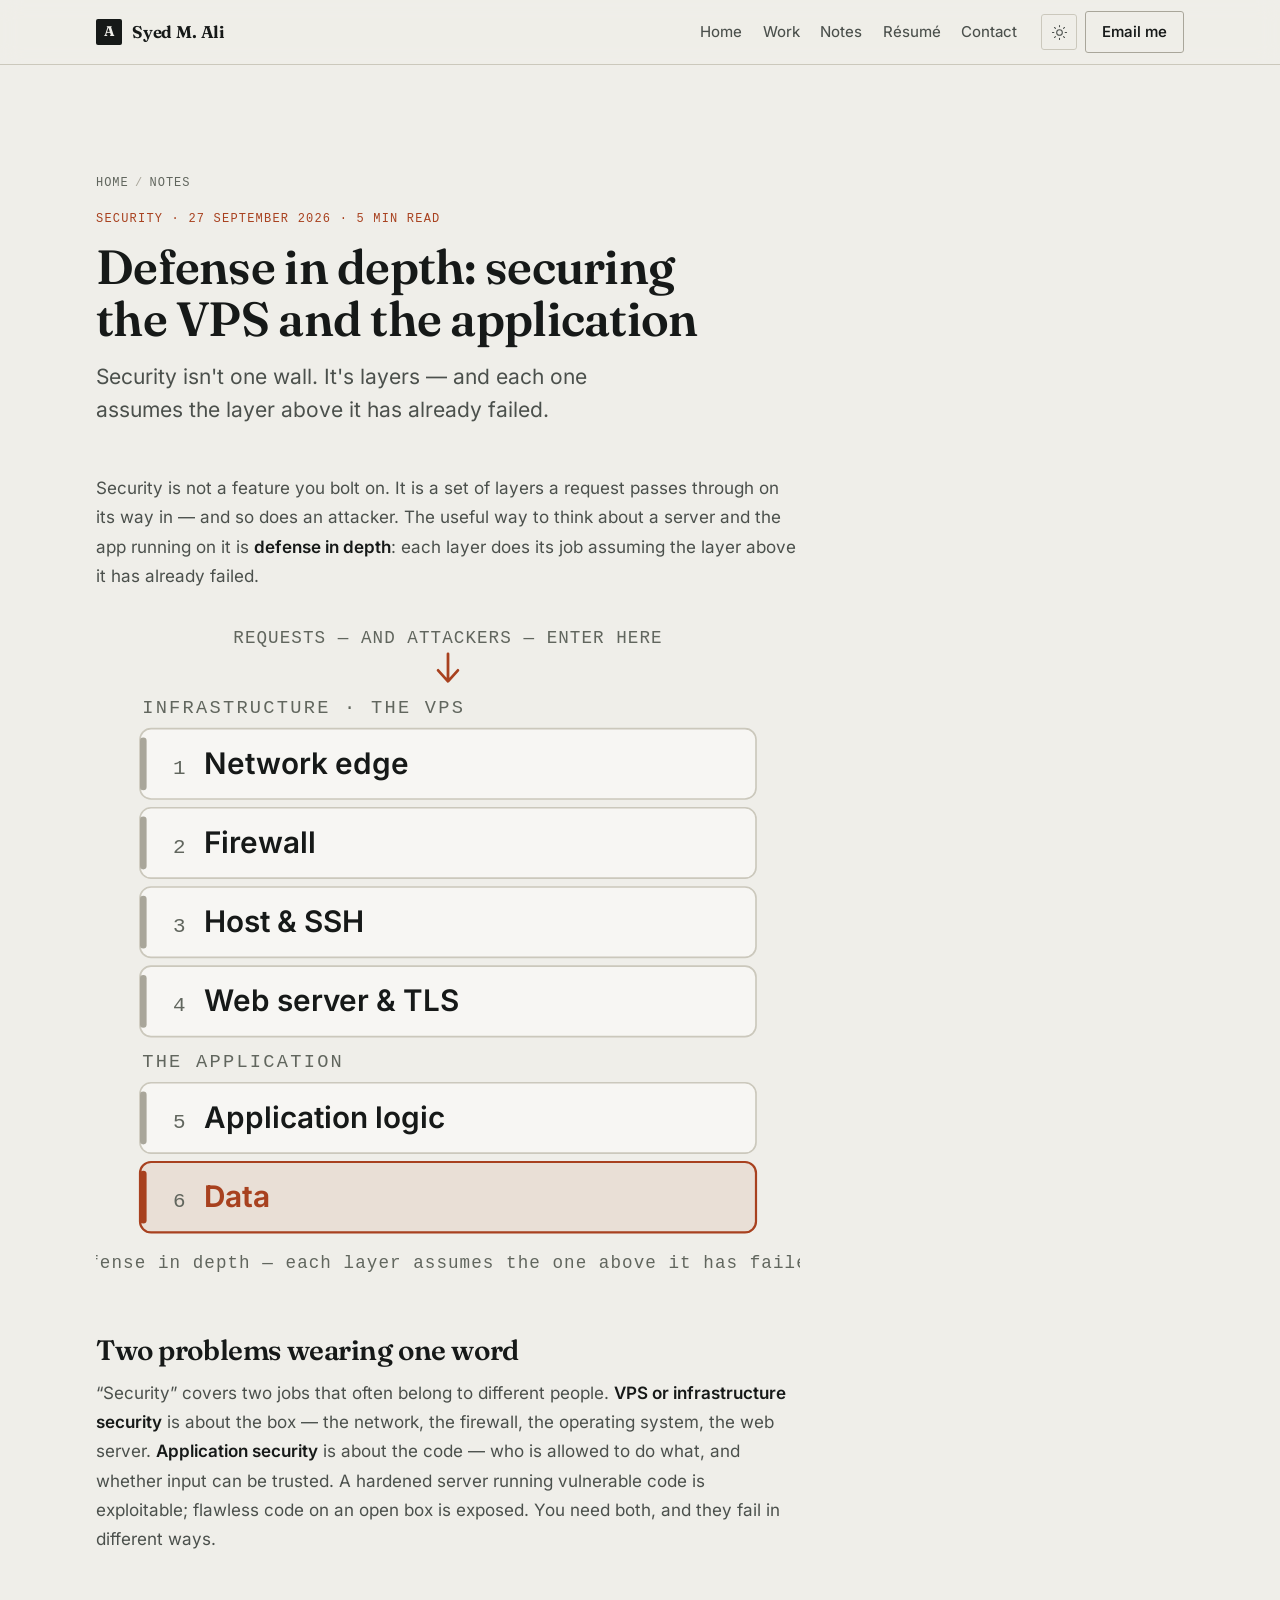
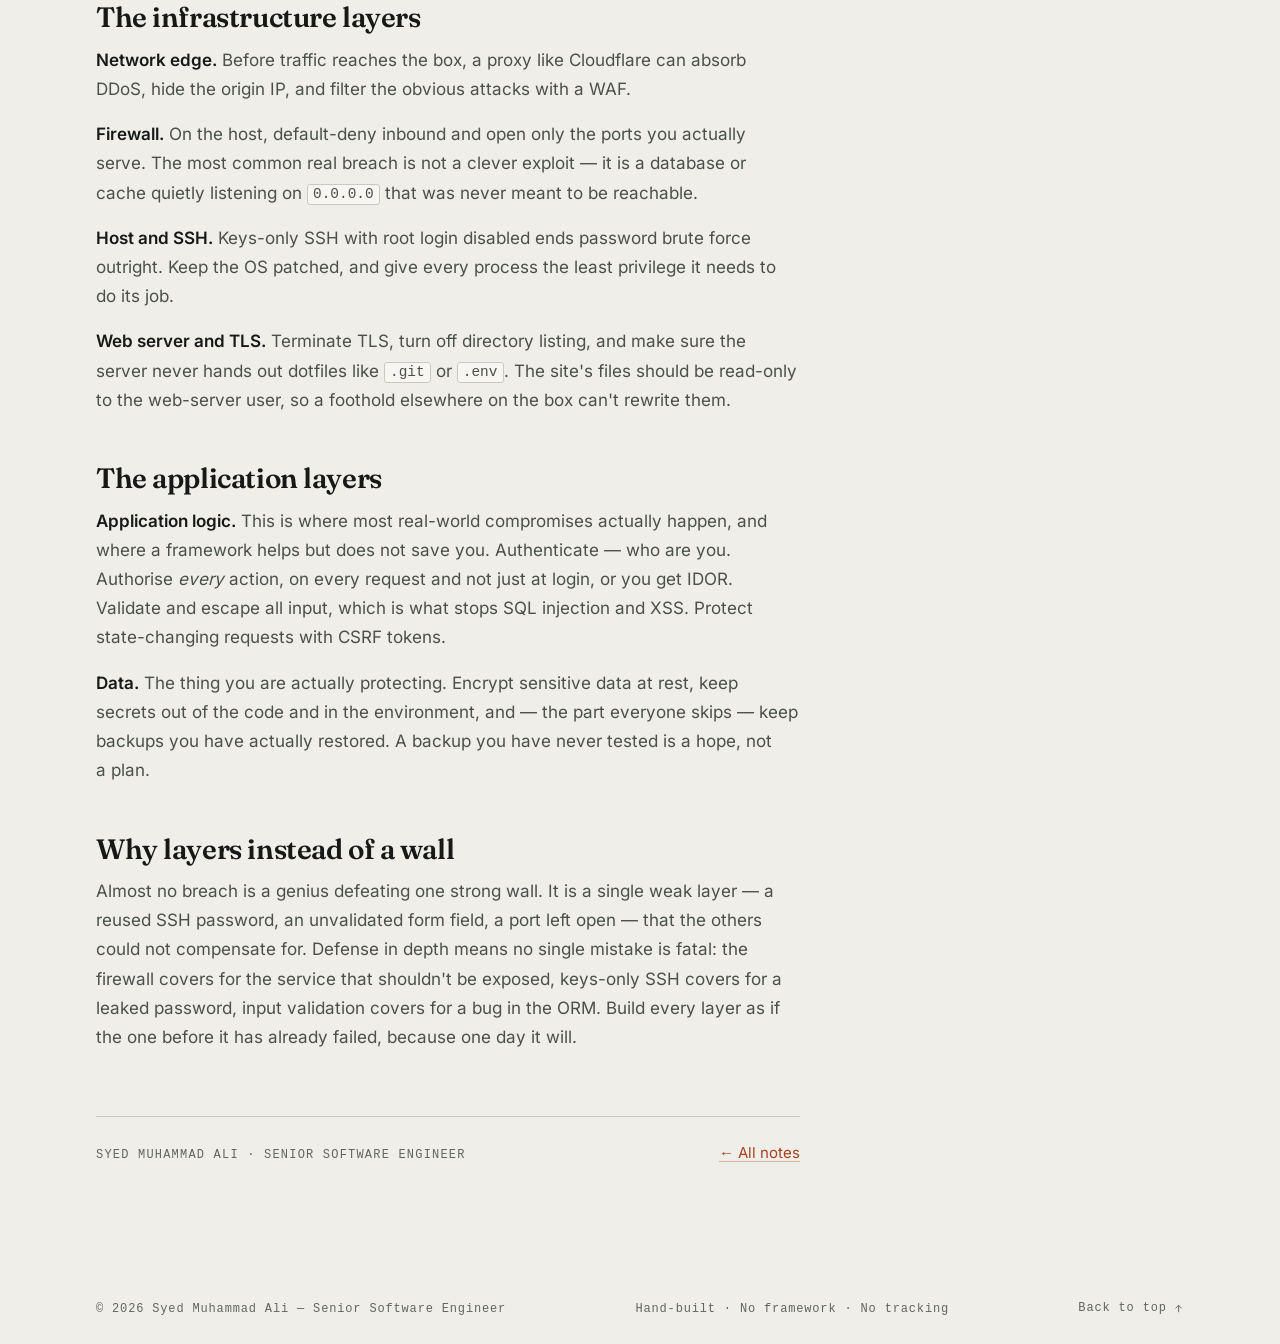
<file: defense-in-depth.html>
<!doctype html>
<html lang="en">
<head>
  <meta charset="utf-8">
  <meta name="viewport" content="width=device-width, initial-scale=1">
  <script>
    (function () {
      var d = document.documentElement;
      d.classList.add("js");
      try {
        var saved = localStorage.getItem("theme");
        var dark = saved ? saved === "dark"
          : window.matchMedia("(prefers-color-scheme: dark)").matches;
        if (dark) d.setAttribute("data-theme", "dark");
      } catch (e) {}
    })();
  </script>
  <title>Defense in depth: securing the VPS and the application</title>
  <meta name="description" content="VPS and application security as defense in depth: network edge, firewall, host, app and data — and why no single layer is enough on its own.">
  <link rel="canonical" href="https://devali.cloud/defense-in-depth.html">
  <meta name="robots" content="index, follow, max-image-preview:large">
  <meta name="author" content="Syed Muhammad Ali">
  <meta name="color-scheme" content="light dark">
  <meta name="theme-color" content="#efeee9" media="(prefers-color-scheme: light)">
  <meta name="theme-color" content="#101210" media="(prefers-color-scheme: dark)">
  <meta property="og:type" content="article">
  <meta property="og:site_name" content="Syed Muhammad Ali">
  <meta property="og:title" content="Defense in depth: securing the VPS and the application">
  <meta property="og:description" content="VPS and application security as defense in depth: network edge, firewall, host, app and data — and why no single layer is enough on its own.">
  <meta property="og:url" content="https://devali.cloud/defense-in-depth.html">
  <meta property="og:image" content="https://devali.cloud/assets/og.jpg?v=c0f45800">
  <meta property="og:image:width" content="1200">
  <meta property="og:image:height" content="630">
  <meta property="og:locale" content="en_US">
  <meta name="twitter:card" content="summary_large_image">
  <meta name="twitter:title" content="Defense in depth: securing the VPS and the application">
  <meta name="twitter:description" content="VPS and application security as defense in depth: network edge, firewall, host, app and data — and why no single layer is enough on its own.">
  <meta name="twitter:image" content="https://devali.cloud/assets/og.jpg?v=c0f45800">
  <link rel="icon" href="favicon.svg?v=36d924cc" type="image/svg+xml">
  <link rel="apple-touch-icon" href="assets/apple-touch-icon.png?v=fb9703d0">
  <link rel="alternate" type="application/rss+xml" title="Notes — Syed Muhammad Ali" href="feed.xml">
  <link rel="preload" href="assets/fonts/fraunces-latin.woff2" as="font" type="font/woff2" crossorigin>
  <link rel="preload" href="assets/fonts/inter-latin.woff2" as="font" type="font/woff2" crossorigin>
  <link rel="stylesheet" href="styles.css?v=1663040d">
  <script type="application/ld+json">
  {
    "@context": "https://schema.org",
    "@graph": [
      {
        "@type": "TechArticle",
        "@id": "https://devali.cloud/defense-in-depth.html#article",
        "headline": "Defense in depth: securing the VPS and the application",
        "description": "VPS and application security as defense in depth: network edge, firewall, host, app and data \u2014 and why no single layer is enough on its own.",
        "url": "https://devali.cloud/defense-in-depth.html",
        "datePublished": "2026-09-27",
        "dateModified": "2026-09-27",
        "keywords": "vps security, application security, defense in depth, layered security, server hardening, owasp, firewall, ssh, tls, secrets, backups, backend security",
        "articleSection": "Security",
        "inLanguage": "en",
        "author": {
          "@id": "https://devali.cloud/#person"
        },
        "publisher": {
          "@id": "https://devali.cloud/#person"
        },
        "mainEntityOfPage": "https://devali.cloud/defense-in-depth.html",
        "image": "https://devali.cloud/assets/og.jpg"
      },
      {
        "@type": "BreadcrumbList",
        "itemListElement": [
          {
            "@type": "ListItem",
            "position": 1,
            "name": "Home",
            "item": "https://devali.cloud/"
          },
          {
            "@type": "ListItem",
            "position": 2,
            "name": "Notes",
            "item": "https://devali.cloud/notes.html"
          },
          {
            "@type": "ListItem",
            "position": 3,
            "name": "Defense in depth: securing the VPS and the application",
            "item": "https://devali.cloud/defense-in-depth.html"
          }
        ]
      }
    ]
  }
  </script>
</head>
<body id="top">
  <a class="skip-link" href="#main">Skip to content</a>
  <header class="masthead">
    <div class="container masthead-inner">
      <a class="wordmark" href="index.html">
        <span class="wordmark-mark" aria-hidden="true">A</span>
        <span>Syed M. Ali</span>
      </a>
      <nav class="nav" id="site-nav" aria-label="Sections">
        <ul class="nav-list">
          <li><a href="index.html"><span class="nav-num" aria-hidden="true">&larr;</span>Home</a></li>
          <li><a href="work.html"><span class="nav-num" aria-hidden="true">01</span>Work</a></li>
          <li><a href="notes.html" aria-current="page"><span class="nav-num" aria-hidden="true">02</span>Notes</a></li>
          <li><a href="resume.html"><span class="nav-num" aria-hidden="true">03</span>R&eacute;sum&eacute;</a></li>
          <li><a href="index.html#contact"><span class="nav-num" aria-hidden="true">04</span>Contact</a></li>
        </ul>
      </nav>
      <div class="masthead-actions">
        <button class="theme-toggle" type="button" aria-label="Switch to dark theme">
          <svg class="icon-sun" viewBox="0 0 24 24" aria-hidden="true" focusable="false"><circle cx="12" cy="12" r="4"/><path d="M12 2v2M12 20v2M4.9 4.9l1.4 1.4M17.7 17.7l1.4 1.4M2 12h2M20 12h2M4.9 19.1l1.4-1.4M17.7 6.3l1.4-1.4"/></svg>
          <svg class="icon-moon" viewBox="0 0 24 24" aria-hidden="true" focusable="false"><path d="M20 14.5A8.5 8.5 0 0 1 9.5 4a8.5 8.5 0 1 0 10.5 10.5z"/></svg>
        </button>
        <a class="masthead-cta" href="mailto:dev.alinaqvi@gmail.com">Email me</a>
        <button class="nav-toggle" type="button" aria-expanded="false" aria-controls="site-nav">
          <span class="nav-toggle-bars" aria-hidden="true"><span></span><span></span><span></span></span>
          Menu
        </button>
      </div>
    </div>
    <div class="scroll-progress" aria-hidden="true"></div>
  </header>
  <main id="main">
    <section class="band" style="border-top:0">
      <div class="container">
        <article class="article">
          <p class="crumbs"><a href="index.html">Home</a><span>/</span><a href="notes.html">Notes</a></p>
          <div class="article-head" data-reveal>
            <p class="mono">Security &middot; 27 September 2026 &middot; 5 min read</p>
            <h1>Defense in depth: securing the VPS and the application</h1>
            <p class="article-dek">Security isn&#39;t one wall. It&#39;s layers — and each one assumes the layer above it has already failed.</p>
          </div>
          <div class="prose" data-reveal>
<p>Security is not a feature you bolt on. It is a set of layers a request passes through on its way in — and so does an attacker. The useful way to think about a server and the app running on it is <strong>defense in depth</strong>: each layer does its job assuming the layer above it has already failed.</p>
<figure class="diagram seclayer">
  <svg viewBox="0 0 640 604" role="img" aria-labelledby="dgt dgd" xmlns="http://www.w3.org/2000/svg">
    <title id="dgt">Layers of VPS and application security</title>
    <desc id="dgd">Six stacked defensive layers from the outside in. The upper four — network edge, firewall, host and SSH, and web server with TLS — are the VPS infrastructure. The lower two — application logic and data — are the application. An arrow shows requests and attackers entering at the top and passing through every layer to reach the data at the core.</desc>
    <text class="sl-flow" x="320" y="18" text-anchor="middle">REQUESTS — AND ATTACKERS — ENTER HERE</text>
    <path class="sl-arrow" d="M320 28 L320 52 M311 43 L320 53 L329 43"/>
    <text class="sl-group" x="42" y="82">INFRASTRUCTURE · THE VPS</text>
    <rect class="sl-band" x="40" y="96" width="560" height="64" rx="10"/>
    <rect class="sl-tab" x="40" y="104" width="6" height="48" rx="3"/>
    <text class="sl-idx" x="70" y="137">1</text>
    <text class="sl-name" x="98" y="137">Network edge</text>
    <rect class="sl-band" x="40" y="168" width="560" height="64" rx="10"/>
    <rect class="sl-tab" x="40" y="176" width="6" height="48" rx="3"/>
    <text class="sl-idx" x="70" y="209">2</text>
    <text class="sl-name" x="98" y="209">Firewall</text>
    <rect class="sl-band" x="40" y="240" width="560" height="64" rx="10"/>
    <rect class="sl-tab" x="40" y="248" width="6" height="48" rx="3"/>
    <text class="sl-idx" x="70" y="281">3</text>
    <text class="sl-name" x="98" y="281">Host &amp; SSH</text>
    <rect class="sl-band" x="40" y="312" width="560" height="64" rx="10"/>
    <rect class="sl-tab" x="40" y="320" width="6" height="48" rx="3"/>
    <text class="sl-idx" x="70" y="353">4</text>
    <text class="sl-name" x="98" y="353">Web server &amp; TLS</text>
    <text class="sl-group" x="42" y="404">THE APPLICATION</text>
    <rect class="sl-band" x="40" y="418" width="560" height="64" rx="10"/>
    <rect class="sl-tab" x="40" y="426" width="6" height="48" rx="3"/>
    <text class="sl-idx" x="70" y="459">5</text>
    <text class="sl-name" x="98" y="459">Application logic</text>
    <rect class="sl-band-core" x="40" y="490" width="560" height="64" rx="10"/>
    <rect class="sl-tab-core" x="40" y="498" width="6" height="48" rx="3"/>
    <text class="sl-idx" x="70" y="531">6</text>
    <text class="sl-name sl-name-core" x="98" y="531">Data</text>
    <text class="sl-cap" x="320" y="586" text-anchor="middle">Defense in depth — each layer assumes the one above it has failed.</text>
  </svg>
</figure>
<h2>Two problems wearing one word</h2>
<p>&ldquo;Security&rdquo; covers two jobs that often belong to different people. <strong>VPS or infrastructure security</strong> is about the box — the network, the firewall, the operating system, the web server. <strong>Application security</strong> is about the code — who is allowed to do what, and whether input can be trusted. A hardened server running vulnerable code is exploitable; flawless code on an open box is exposed. You need both, and they fail in different ways.</p>
<h2>The infrastructure layers</h2>
<p><strong>Network edge.</strong> Before traffic reaches the box, a proxy like Cloudflare can absorb DDoS, hide the origin IP, and filter the obvious attacks with a WAF.</p>
<p><strong>Firewall.</strong> On the host, default-deny inbound and open only the ports you actually serve. The most common real breach is not a clever exploit — it is a database or cache quietly listening on <code>0.0.0.0</code> that was never meant to be reachable.</p>
<p><strong>Host and SSH.</strong> Keys-only SSH with root login disabled ends password brute force outright. Keep the OS patched, and give every process the least privilege it needs to do its job.</p>
<p><strong>Web server and TLS.</strong> Terminate TLS, turn off directory listing, and make sure the server never hands out dotfiles like <code>.git</code> or <code>.env</code>. The site&#39;s files should be read-only to the web-server user, so a foothold elsewhere on the box can&#39;t rewrite them.</p>
<h2>The application layers</h2>
<p><strong>Application logic.</strong> This is where most real-world compromises actually happen, and where a framework helps but does not save you. Authenticate — who are you. Authorise <em>every</em> action, on every request and not just at login, or you get IDOR. Validate and escape all input, which is what stops SQL injection and XSS. Protect state-changing requests with CSRF tokens.</p>
<p><strong>Data.</strong> The thing you are actually protecting. Encrypt sensitive data at rest, keep secrets out of the code and in the environment, and — the part everyone skips — keep backups you have actually restored. A backup you have never tested is a hope, not a plan.</p>
<h2>Why layers instead of a wall</h2>
<p>Almost no breach is a genius defeating one strong wall. It is a single weak layer — a reused SSH password, an unvalidated form field, a port left open — that the others could not compensate for. Defense in depth means no single mistake is fatal: the firewall covers for the service that shouldn&#39;t be exposed, keys-only SSH covers for a leaked password, input validation covers for a bug in the ORM. Build every layer as if the one before it has already failed, because one day it will.</p>
          </div>
          <div class="article-foot">
            <p class="mono">Syed Muhammad Ali &middot; Senior Software Engineer</p>
            <p><a href="notes.html">&larr; All notes</a></p>
          </div>
        </article>
      </div>
    </section>
  </main>
  <footer class="site-footer">
    <div class="container footer-inner">
      <p>© 2026 Syed Muhammad Ali — Senior Software Engineer</p>
      <p class="footer-note">Hand-built · No framework · No tracking</p>
      <p><a class="footer-top" href="#top">Back to top
        <svg viewBox="0 0 24 24" aria-hidden="true" focusable="false"><path d="M12 19V5M6 11l6-6 6 6"/></svg>
      </a></p>
    </div>
  </footer>

  <script src="script.js?v=7ac01984" defer></script>
</body>
</html>
</file>
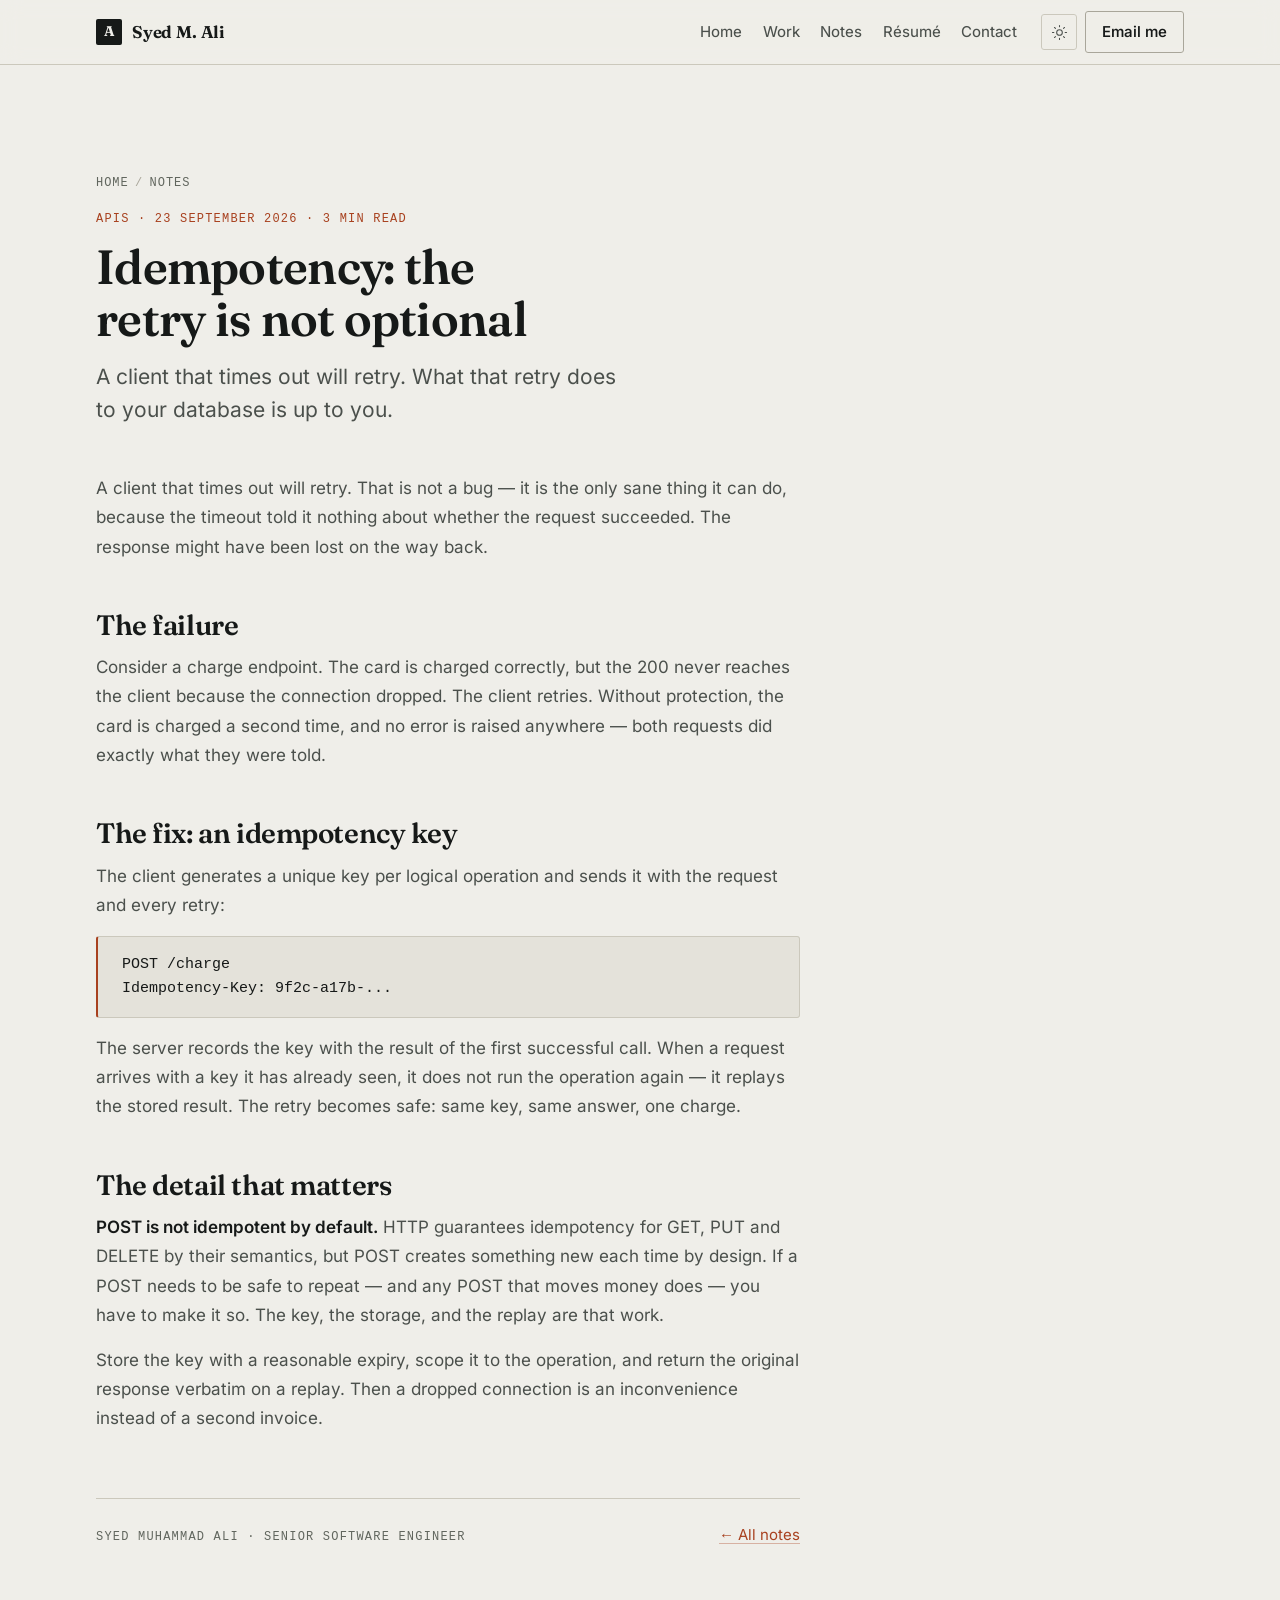
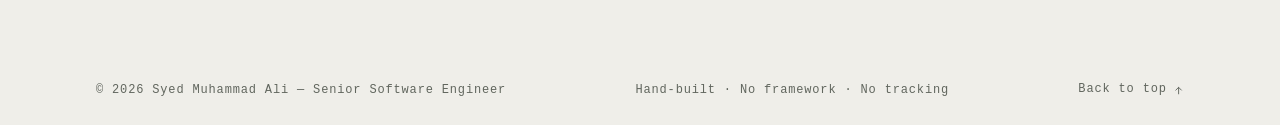
<file: idempotency.html>
<!doctype html>
<html lang="en">
<head>
  <meta charset="utf-8">
  <meta name="viewport" content="width=device-width, initial-scale=1">
  <script>
    (function () {
      var d = document.documentElement;
      d.classList.add("js");
      try {
        var saved = localStorage.getItem("theme");
        var dark = saved ? saved === "dark"
          : window.matchMedia("(prefers-color-scheme: dark)").matches;
        if (dark) d.setAttribute("data-theme", "dark");
      } catch (e) {}
    })();
  </script>
  <title>Idempotency: the retry is not optional</title>
  <meta name="description" content="Why retries are inevitable, how they cause duplicate charges, and how an idempotency key makes an operation safe to repeat.">
  <link rel="canonical" href="https://devali.cloud/idempotency.html">
  <meta name="robots" content="index, follow, max-image-preview:large">
  <meta name="author" content="Syed Muhammad Ali">
  <meta name="color-scheme" content="light dark">
  <meta name="theme-color" content="#efeee9" media="(prefers-color-scheme: light)">
  <meta name="theme-color" content="#101210" media="(prefers-color-scheme: dark)">
  <meta property="og:type" content="article">
  <meta property="og:site_name" content="Syed Muhammad Ali">
  <meta property="og:title" content="Idempotency: the retry is not optional — Syed Muhammad Ali">
  <meta property="og:description" content="Why retries are inevitable, how they cause duplicate charges, and how an idempotency key makes an operation safe to repeat.">
  <meta property="og:url" content="https://devali.cloud/idempotency.html">
  <meta property="og:image" content="https://devali.cloud/assets/og.jpg?v=c0f45800">
  <meta property="og:image:width" content="1200">
  <meta property="og:image:height" content="630">
  <meta property="og:locale" content="en_US">
  <meta name="twitter:card" content="summary_large_image">
  <meta name="twitter:title" content="Idempotency: the retry is not optional — Syed Muhammad Ali">
  <meta name="twitter:description" content="Why retries are inevitable, how they cause duplicate charges, and how an idempotency key makes an operation safe to repeat.">
  <meta name="twitter:image" content="https://devali.cloud/assets/og.jpg?v=c0f45800">
  <link rel="icon" href="favicon.svg?v=36d924cc" type="image/svg+xml">
  <link rel="apple-touch-icon" href="assets/apple-touch-icon.png?v=fb9703d0">
  <link rel="alternate" type="application/rss+xml" title="Notes — Syed Muhammad Ali" href="feed.xml">
  <link rel="preload" href="assets/fonts/fraunces-latin.woff2" as="font" type="font/woff2" crossorigin>
  <link rel="preload" href="assets/fonts/inter-latin.woff2" as="font" type="font/woff2" crossorigin>
  <link rel="stylesheet" href="styles.css?v=1663040d">
  <script type="application/ld+json">
  {
    "@context": "https://schema.org",
    "@graph": [
      {
        "@type": "TechArticle",
        "@id": "https://devali.cloud/idempotency.html#article",
        "headline": "Idempotency: the retry is not optional",
        "description": "Why retries are inevitable, how they cause duplicate charges, and how an idempotency key makes an operation safe to repeat.",
        "url": "https://devali.cloud/idempotency.html",
        "datePublished": "2026-09-23",
        "dateModified": "2026-09-23",
        "keywords": "idempotency, idempotency key, retries, exactly-once, payments, api design, distributed systems, duplicate requests",
        "articleSection": "APIs",
        "inLanguage": "en",
        "author": {
          "@id": "https://devali.cloud/#person"
        },
        "publisher": {
          "@id": "https://devali.cloud/#person"
        },
        "mainEntityOfPage": "https://devali.cloud/idempotency.html",
        "image": "https://devali.cloud/assets/og.jpg"
      },
      {
        "@type": "BreadcrumbList",
        "itemListElement": [
          {
            "@type": "ListItem",
            "position": 1,
            "name": "Home",
            "item": "https://devali.cloud/"
          },
          {
            "@type": "ListItem",
            "position": 2,
            "name": "Notes",
            "item": "https://devali.cloud/notes.html"
          },
          {
            "@type": "ListItem",
            "position": 3,
            "name": "Idempotency: the retry is not optional",
            "item": "https://devali.cloud/idempotency.html"
          }
        ]
      }
    ]
  }
  </script>
</head>
<body id="top">
  <a class="skip-link" href="#main">Skip to content</a>
  <header class="masthead">
    <div class="container masthead-inner">
      <a class="wordmark" href="index.html">
        <span class="wordmark-mark" aria-hidden="true">A</span>
        <span>Syed M. Ali</span>
      </a>
      <nav class="nav" id="site-nav" aria-label="Sections">
        <ul class="nav-list">
          <li><a href="index.html"><span class="nav-num" aria-hidden="true">&larr;</span>Home</a></li>
          <li><a href="work.html"><span class="nav-num" aria-hidden="true">01</span>Work</a></li>
          <li><a href="notes.html" aria-current="page"><span class="nav-num" aria-hidden="true">02</span>Notes</a></li>
          <li><a href="resume.html"><span class="nav-num" aria-hidden="true">03</span>R&eacute;sum&eacute;</a></li>
          <li><a href="index.html#contact"><span class="nav-num" aria-hidden="true">04</span>Contact</a></li>
        </ul>
      </nav>
      <div class="masthead-actions">
        <button class="theme-toggle" type="button" aria-label="Switch to dark theme">
          <svg class="icon-sun" viewBox="0 0 24 24" aria-hidden="true" focusable="false"><circle cx="12" cy="12" r="4"/><path d="M12 2v2M12 20v2M4.9 4.9l1.4 1.4M17.7 17.7l1.4 1.4M2 12h2M20 12h2M4.9 19.1l1.4-1.4M17.7 6.3l1.4-1.4"/></svg>
          <svg class="icon-moon" viewBox="0 0 24 24" aria-hidden="true" focusable="false"><path d="M20 14.5A8.5 8.5 0 0 1 9.5 4a8.5 8.5 0 1 0 10.5 10.5z"/></svg>
        </button>
        <a class="masthead-cta" href="mailto:dev.alinaqvi@gmail.com">Email me</a>
        <button class="nav-toggle" type="button" aria-expanded="false" aria-controls="site-nav">
          <span class="nav-toggle-bars" aria-hidden="true"><span></span><span></span><span></span></span>
          Menu
        </button>
      </div>
    </div>
    <div class="scroll-progress" aria-hidden="true"></div>
  </header>
  <main id="main">
    <section class="band" style="border-top:0">
      <div class="container">
        <article class="article">
          <p class="crumbs"><a href="index.html">Home</a><span>/</span><a href="notes.html">Notes</a></p>
          <div class="article-head" data-reveal>
            <p class="mono">APIs &middot; 23 September 2026 &middot; 3 min read</p>
            <h1>Idempotency: the retry is not optional</h1>
            <p class="article-dek">A client that times out will retry. What that retry does to your database is up to you.</p>
          </div>
          <div class="prose" data-reveal>
<p>A client that times out will retry. That is not a bug — it is the only sane thing it can do, because the timeout told it nothing about whether the request succeeded. The response might have been lost on the way back.</p>
<h2>The failure</h2>
<p>Consider a charge endpoint. The card is charged correctly, but the 200 never reaches the client because the connection dropped. The client retries. Without protection, the card is charged a second time, and no error is raised anywhere — both requests did exactly what they were told.</p>
<h2>The fix: an idempotency key</h2>
<p>The client generates a unique key per logical operation and sends it with the request and every retry:</p>
<pre><code>POST /charge
Idempotency-Key: 9f2c-a17b-...</code></pre>
<p>The server records the key with the result of the first successful call. When a request arrives with a key it has already seen, it does not run the operation again — it replays the stored result. The retry becomes safe: same key, same answer, one charge.</p>
<h2>The detail that matters</h2>
<p><strong>POST is not idempotent by default.</strong> HTTP guarantees idempotency for GET, PUT and DELETE by their semantics, but POST creates something new each time by design. If a POST needs to be safe to repeat — and any POST that moves money does — you have to make it so. The key, the storage, and the replay are that work.</p>
<p>Store the key with a reasonable expiry, scope it to the operation, and return the original response verbatim on a replay. Then a dropped connection is an inconvenience instead of a second invoice.</p>
          </div>
          <div class="article-foot">
            <p class="mono">Syed Muhammad Ali &middot; Senior Software Engineer</p>
            <p><a href="notes.html">&larr; All notes</a></p>
          </div>
        </article>
      </div>
    </section>
  </main>
  <footer class="site-footer">
    <div class="container footer-inner">
      <p>© 2026 Syed Muhammad Ali — Senior Software Engineer</p>
      <p class="footer-note">Hand-built · No framework · No tracking</p>
      <p><a class="footer-top" href="#top">Back to top
        <svg viewBox="0 0 24 24" aria-hidden="true" focusable="false"><path d="M12 19V5M6 11l6-6 6 6"/></svg>
      </a></p>
    </div>
  </footer>

  <script src="script.js?v=7ac01984" defer></script>
</body>
</html>
</file>
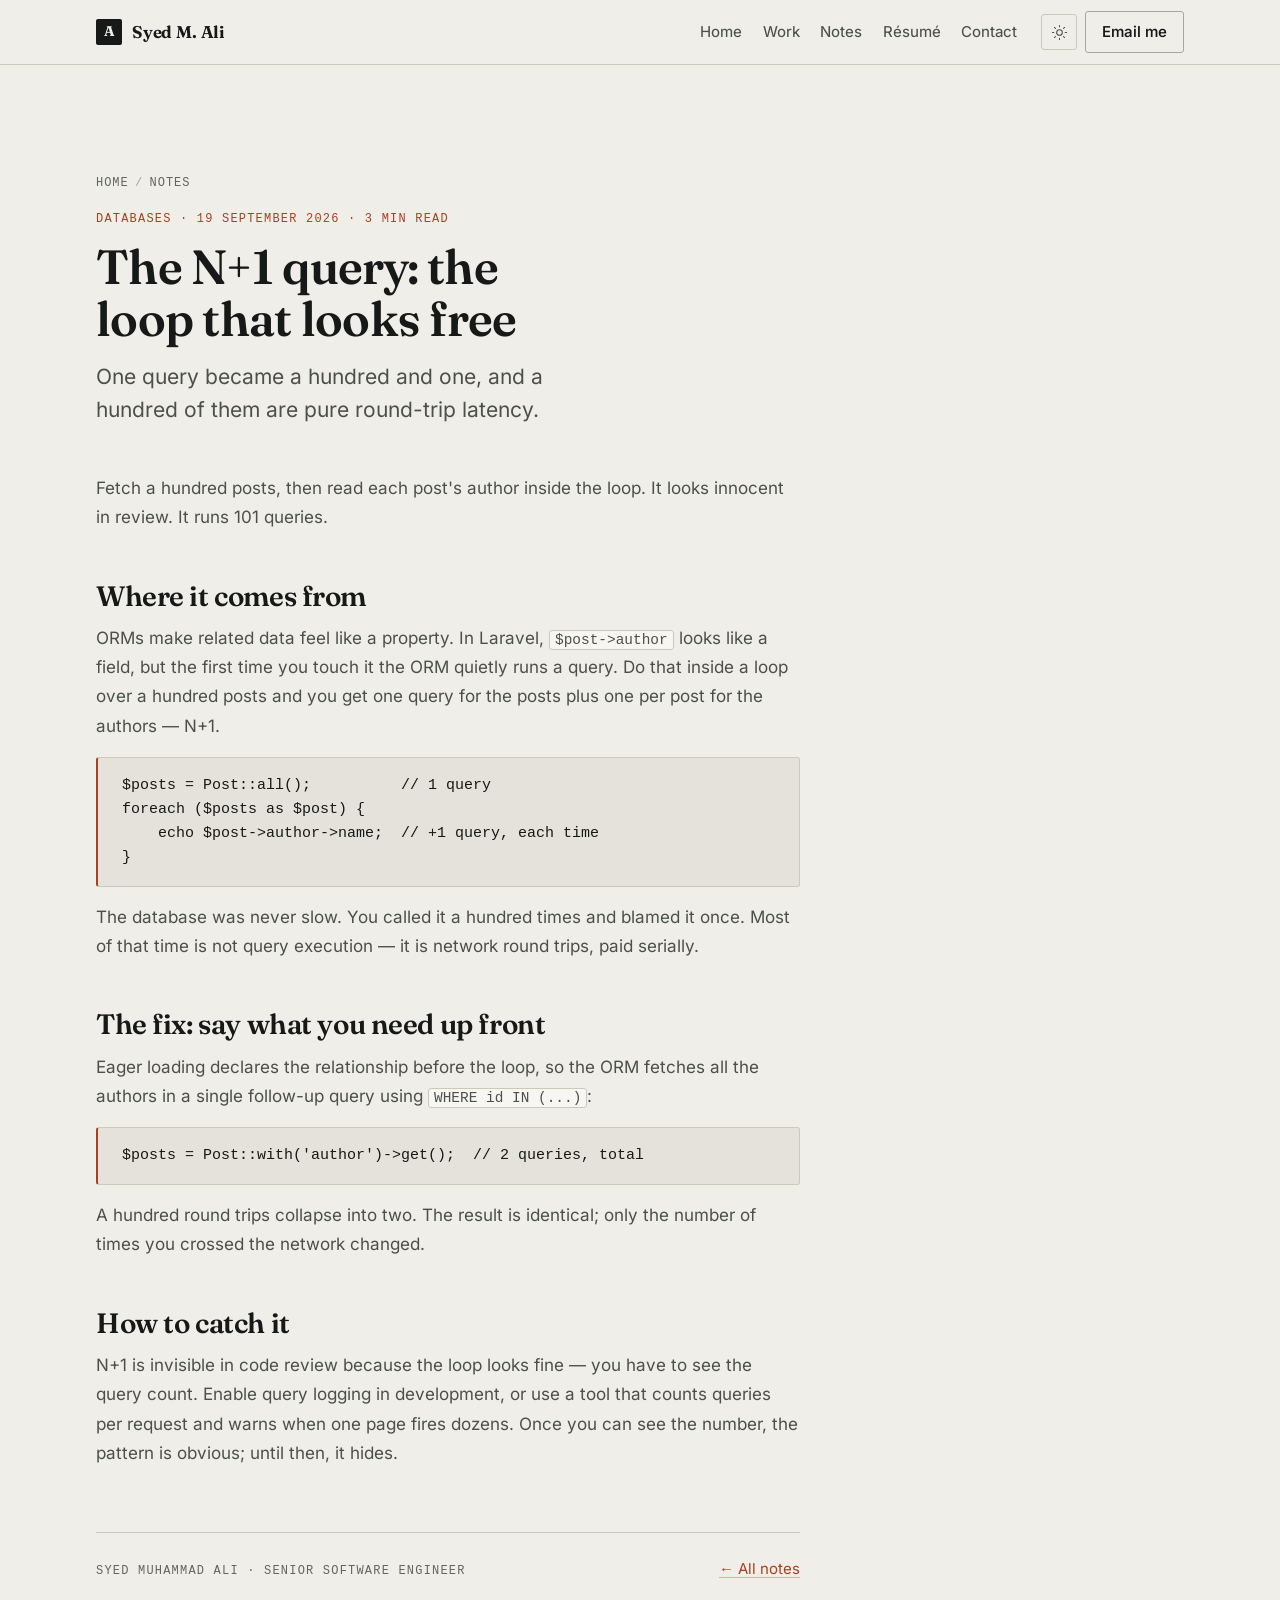
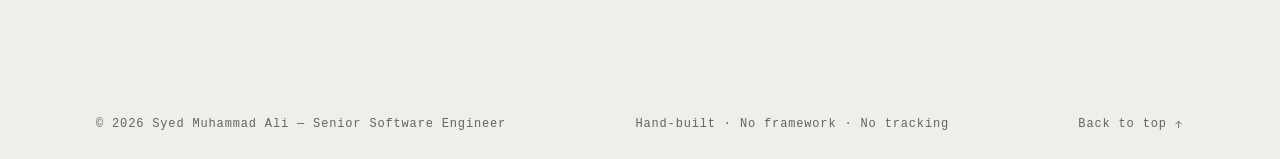
<file: n-plus-one.html>
<!doctype html>
<html lang="en">
<head>
  <meta charset="utf-8">
  <meta name="viewport" content="width=device-width, initial-scale=1">
  <script>
    (function () {
      var d = document.documentElement;
      d.classList.add("js");
      try {
        var saved = localStorage.getItem("theme");
        var dark = saved ? saved === "dark"
          : window.matchMedia("(prefers-color-scheme: dark)").matches;
        if (dark) d.setAttribute("data-theme", "dark");
      } catch (e) {}
    })();
  </script>
  <title>The N+1 query: the loop that looks free</title>
  <meta name="description" content="What the N+1 query problem is, why ORMs make it easy to write by accident, and how eager loading fixes it — with a Laravel example.">
  <link rel="canonical" href="https://devali.cloud/n-plus-one.html">
  <meta name="robots" content="index, follow, max-image-preview:large">
  <meta name="author" content="Syed Muhammad Ali">
  <meta name="color-scheme" content="light dark">
  <meta name="theme-color" content="#efeee9" media="(prefers-color-scheme: light)">
  <meta name="theme-color" content="#101210" media="(prefers-color-scheme: dark)">
  <meta property="og:type" content="article">
  <meta property="og:site_name" content="Syed Muhammad Ali">
  <meta property="og:title" content="The N+1 query: the loop that looks free — Syed Muhammad Ali">
  <meta property="og:description" content="What the N+1 query problem is, why ORMs make it easy to write by accident, and how eager loading fixes it — with a Laravel example.">
  <meta property="og:url" content="https://devali.cloud/n-plus-one.html">
  <meta property="og:image" content="https://devali.cloud/assets/og.jpg?v=c0f45800">
  <meta property="og:image:width" content="1200">
  <meta property="og:image:height" content="630">
  <meta property="og:locale" content="en_US">
  <meta name="twitter:card" content="summary_large_image">
  <meta name="twitter:title" content="The N+1 query: the loop that looks free — Syed Muhammad Ali">
  <meta name="twitter:description" content="What the N+1 query problem is, why ORMs make it easy to write by accident, and how eager loading fixes it — with a Laravel example.">
  <meta name="twitter:image" content="https://devali.cloud/assets/og.jpg?v=c0f45800">
  <link rel="icon" href="favicon.svg?v=36d924cc" type="image/svg+xml">
  <link rel="apple-touch-icon" href="assets/apple-touch-icon.png?v=fb9703d0">
  <link rel="alternate" type="application/rss+xml" title="Notes — Syed Muhammad Ali" href="feed.xml">
  <link rel="preload" href="assets/fonts/fraunces-latin.woff2" as="font" type="font/woff2" crossorigin>
  <link rel="preload" href="assets/fonts/inter-latin.woff2" as="font" type="font/woff2" crossorigin>
  <link rel="stylesheet" href="styles.css?v=1663040d">
  <script type="application/ld+json">
  {
    "@context": "https://schema.org",
    "@graph": [
      {
        "@type": "TechArticle",
        "@id": "https://devali.cloud/n-plus-one.html#article",
        "headline": "The N+1 query: the loop that looks free",
        "description": "What the N+1 query problem is, why ORMs make it easy to write by accident, and how eager loading fixes it \u2014 with a Laravel example.",
        "url": "https://devali.cloud/n-plus-one.html",
        "datePublished": "2026-09-19",
        "dateModified": "2026-09-19",
        "keywords": "n+1 query, eager loading, lazy loading, ORM, laravel, eloquent, database performance, sql round trips",
        "articleSection": "Databases",
        "inLanguage": "en",
        "author": {
          "@id": "https://devali.cloud/#person"
        },
        "publisher": {
          "@id": "https://devali.cloud/#person"
        },
        "mainEntityOfPage": "https://devali.cloud/n-plus-one.html",
        "image": "https://devali.cloud/assets/og.jpg"
      },
      {
        "@type": "BreadcrumbList",
        "itemListElement": [
          {
            "@type": "ListItem",
            "position": 1,
            "name": "Home",
            "item": "https://devali.cloud/"
          },
          {
            "@type": "ListItem",
            "position": 2,
            "name": "Notes",
            "item": "https://devali.cloud/notes.html"
          },
          {
            "@type": "ListItem",
            "position": 3,
            "name": "The N+1 query: the loop that looks free",
            "item": "https://devali.cloud/n-plus-one.html"
          }
        ]
      }
    ]
  }
  </script>
</head>
<body id="top">
  <a class="skip-link" href="#main">Skip to content</a>
  <header class="masthead">
    <div class="container masthead-inner">
      <a class="wordmark" href="index.html">
        <span class="wordmark-mark" aria-hidden="true">A</span>
        <span>Syed M. Ali</span>
      </a>
      <nav class="nav" id="site-nav" aria-label="Sections">
        <ul class="nav-list">
          <li><a href="index.html"><span class="nav-num" aria-hidden="true">&larr;</span>Home</a></li>
          <li><a href="work.html"><span class="nav-num" aria-hidden="true">01</span>Work</a></li>
          <li><a href="notes.html" aria-current="page"><span class="nav-num" aria-hidden="true">02</span>Notes</a></li>
          <li><a href="resume.html"><span class="nav-num" aria-hidden="true">03</span>R&eacute;sum&eacute;</a></li>
          <li><a href="index.html#contact"><span class="nav-num" aria-hidden="true">04</span>Contact</a></li>
        </ul>
      </nav>
      <div class="masthead-actions">
        <button class="theme-toggle" type="button" aria-label="Switch to dark theme">
          <svg class="icon-sun" viewBox="0 0 24 24" aria-hidden="true" focusable="false"><circle cx="12" cy="12" r="4"/><path d="M12 2v2M12 20v2M4.9 4.9l1.4 1.4M17.7 17.7l1.4 1.4M2 12h2M20 12h2M4.9 19.1l1.4-1.4M17.7 6.3l1.4-1.4"/></svg>
          <svg class="icon-moon" viewBox="0 0 24 24" aria-hidden="true" focusable="false"><path d="M20 14.5A8.5 8.5 0 0 1 9.5 4a8.5 8.5 0 1 0 10.5 10.5z"/></svg>
        </button>
        <a class="masthead-cta" href="mailto:dev.alinaqvi@gmail.com">Email me</a>
        <button class="nav-toggle" type="button" aria-expanded="false" aria-controls="site-nav">
          <span class="nav-toggle-bars" aria-hidden="true"><span></span><span></span><span></span></span>
          Menu
        </button>
      </div>
    </div>
    <div class="scroll-progress" aria-hidden="true"></div>
  </header>
  <main id="main">
    <section class="band" style="border-top:0">
      <div class="container">
        <article class="article">
          <p class="crumbs"><a href="index.html">Home</a><span>/</span><a href="notes.html">Notes</a></p>
          <div class="article-head" data-reveal>
            <p class="mono">Databases &middot; 19 September 2026 &middot; 3 min read</p>
            <h1>The N+1 query: the loop that looks free</h1>
            <p class="article-dek">One query became a hundred and one, and a hundred of them are pure round-trip latency.</p>
          </div>
          <div class="prose" data-reveal>
<p>Fetch a hundred posts, then read each post&#39;s author inside the loop. It looks innocent in review. It runs 101 queries.</p>
<h2>Where it comes from</h2>
<p>ORMs make related data feel like a property. In Laravel, <code>$post-&gt;author</code> looks like a field, but the first time you touch it the ORM quietly runs a query. Do that inside a loop over a hundred posts and you get one query for the posts plus one per post for the authors — N+1.</p>
<pre><code>$posts = Post::all();          // 1 query
foreach ($posts as $post) {
    echo $post->author->name;  // +1 query, each time
}</code></pre>
<p>The database was never slow. You called it a hundred times and blamed it once. Most of that time is not query execution — it is network round trips, paid serially.</p>
<h2>The fix: say what you need up front</h2>
<p>Eager loading declares the relationship before the loop, so the ORM fetches all the authors in a single follow-up query using <code>WHERE id IN (...)</code>:</p>
<pre><code>$posts = Post::with('author')->get();  // 2 queries, total</code></pre>
<p>A hundred round trips collapse into two. The result is identical; only the number of times you crossed the network changed.</p>
<h2>How to catch it</h2>
<p>N+1 is invisible in code review because the loop looks fine — you have to see the query count. Enable query logging in development, or use a tool that counts queries per request and warns when one page fires dozens. Once you can see the number, the pattern is obvious; until then, it hides.</p>
          </div>
          <div class="article-foot">
            <p class="mono">Syed Muhammad Ali &middot; Senior Software Engineer</p>
            <p><a href="notes.html">&larr; All notes</a></p>
          </div>
        </article>
      </div>
    </section>
  </main>
  <footer class="site-footer">
    <div class="container footer-inner">
      <p>© 2026 Syed Muhammad Ali — Senior Software Engineer</p>
      <p class="footer-note">Hand-built · No framework · No tracking</p>
      <p><a class="footer-top" href="#top">Back to top
        <svg viewBox="0 0 24 24" aria-hidden="true" focusable="false"><path d="M12 19V5M6 11l6-6 6 6"/></svg>
      </a></p>
    </div>
  </footer>

  <script src="script.js?v=7ac01984" defer></script>
</body>
</html>
</file>
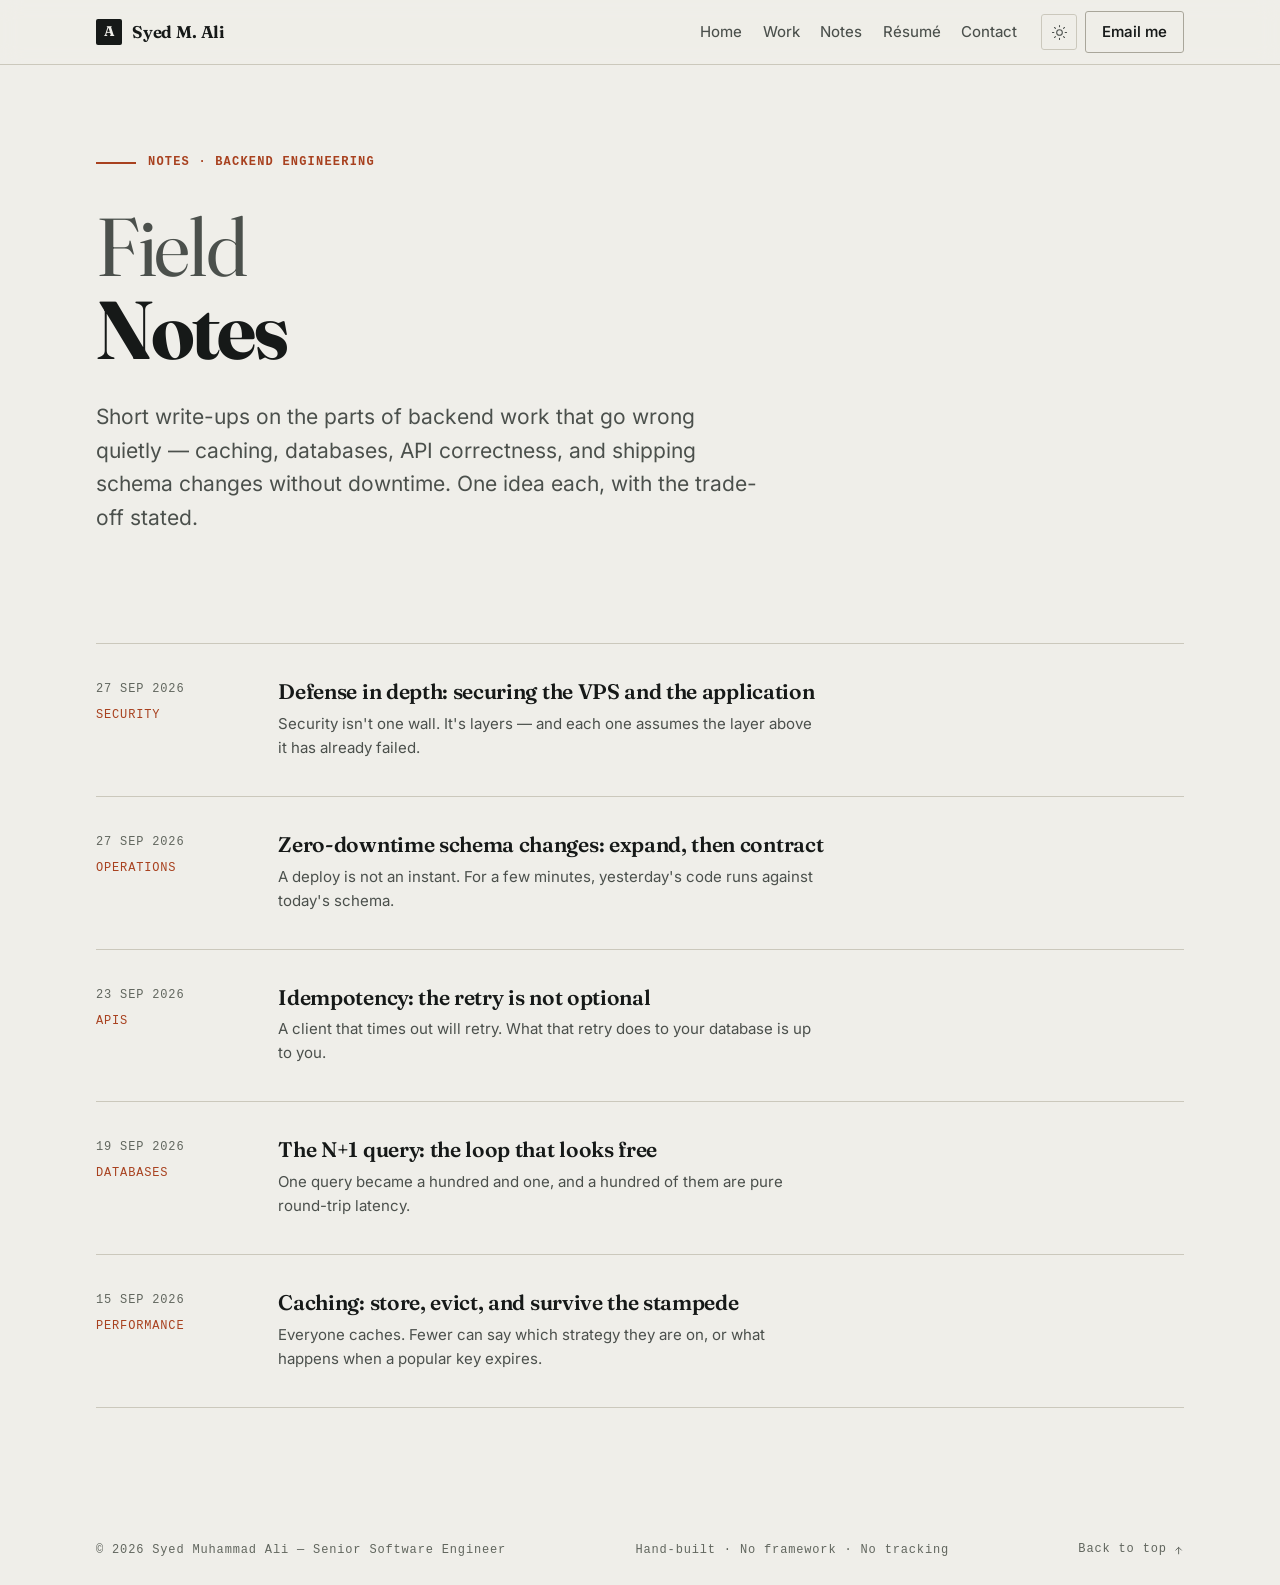
<file: notes.html>
<!doctype html>
<html lang="en">
<head>
  <meta charset="utf-8">
  <meta name="viewport" content="width=device-width, initial-scale=1">
  <script>
    (function () {
      var d = document.documentElement;
      d.classList.add("js");
      try {
        var saved = localStorage.getItem("theme");
        var dark = saved ? saved === "dark"
          : window.matchMedia("(prefers-color-scheme: dark)").matches;
        if (dark) d.setAttribute("data-theme", "dark");
      } catch (e) {}
    })();
  </script>
  <title>Notes — Syed Muhammad Ali</title>
  <meta name="description" content="Short technical notes by Syed Muhammad Ali on backend engineering: caching, databases, API design, and zero-downtime deployment.">
  <link rel="canonical" href="https://devali.cloud/notes.html">
  <meta name="robots" content="index, follow, max-image-preview:large">
  <meta name="author" content="Syed Muhammad Ali">
  <meta name="color-scheme" content="light dark">
  <meta name="theme-color" content="#efeee9" media="(prefers-color-scheme: light)">
  <meta name="theme-color" content="#101210" media="(prefers-color-scheme: dark)">
  <meta property="og:type" content="article">
  <meta property="og:site_name" content="Syed Muhammad Ali">
  <meta property="og:title" content="Notes — Syed Muhammad Ali">
  <meta property="og:description" content="Short technical notes by Syed Muhammad Ali on backend engineering: caching, databases, API design, and zero-downtime deployment.">
  <meta property="og:url" content="https://devali.cloud/notes.html">
  <meta property="og:image" content="https://devali.cloud/assets/og.jpg?v=c0f45800">
  <meta property="og:image:width" content="1200">
  <meta property="og:image:height" content="630">
  <meta property="og:locale" content="en_US">
  <meta name="twitter:card" content="summary_large_image">
  <meta name="twitter:title" content="Notes — Syed Muhammad Ali">
  <meta name="twitter:description" content="Short technical notes by Syed Muhammad Ali on backend engineering: caching, databases, API design, and zero-downtime deployment.">
  <meta name="twitter:image" content="https://devali.cloud/assets/og.jpg?v=c0f45800">
  <link rel="icon" href="favicon.svg?v=36d924cc" type="image/svg+xml">
  <link rel="apple-touch-icon" href="assets/apple-touch-icon.png?v=fb9703d0">
  <link rel="alternate" type="application/rss+xml" title="Notes — Syed Muhammad Ali" href="feed.xml">
  <link rel="preload" href="assets/fonts/fraunces-latin.woff2" as="font" type="font/woff2" crossorigin>
  <link rel="preload" href="assets/fonts/inter-latin.woff2" as="font" type="font/woff2" crossorigin>
  <link rel="stylesheet" href="styles.css?v=1663040d">
  <script type="application/ld+json">
  {
    "@context": "https://schema.org",
    "@graph": [
      {
        "@type": "Blog",
        "@id": "https://devali.cloud/notes.html#blog",
        "url": "https://devali.cloud/notes.html",
        "name": "Notes \u2014 Syed Muhammad Ali",
        "description": "Short technical notes on backend engineering, databases, performance and operations.",
        "author": {
          "@id": "https://devali.cloud/#person"
        },
        "inLanguage": "en",
        "blogPost": [
          {
            "@type": "TechArticle",
            "@id": "https://devali.cloud/caching.html#article",
            "headline": "Caching: store, evict, and survive the stampede",
            "url": "https://devali.cloud/caching.html",
            "datePublished": "2026-09-15"
          },
          {
            "@type": "TechArticle",
            "@id": "https://devali.cloud/n-plus-one.html#article",
            "headline": "The N+1 query: the loop that looks free",
            "url": "https://devali.cloud/n-plus-one.html",
            "datePublished": "2026-09-19"
          },
          {
            "@type": "TechArticle",
            "@id": "https://devali.cloud/idempotency.html#article",
            "headline": "Idempotency: the retry is not optional",
            "url": "https://devali.cloud/idempotency.html",
            "datePublished": "2026-09-23"
          },
          {
            "@type": "TechArticle",
            "@id": "https://devali.cloud/zero-downtime-migrations.html#article",
            "headline": "Zero-downtime schema changes: expand, then contract",
            "url": "https://devali.cloud/zero-downtime-migrations.html",
            "datePublished": "2026-09-27"
          }
        ]
      },
      {
        "@type": "BreadcrumbList",
        "itemListElement": [
          {
            "@type": "ListItem",
            "position": 1,
            "name": "Home",
            "item": "https://devali.cloud/"
          },
          {
            "@type": "ListItem",
            "position": 2,
            "name": "Notes",
            "item": "https://devali.cloud/notes.html"
          }
        ]
      }
    ]
  }
  </script>
</head>
<body id="top">
  <a class="skip-link" href="#main">Skip to content</a>
  <header class="masthead">
    <div class="container masthead-inner">
      <a class="wordmark" href="index.html">
        <span class="wordmark-mark" aria-hidden="true">A</span>
        <span>Syed M. Ali</span>
      </a>
      <nav class="nav" id="site-nav" aria-label="Sections">
        <ul class="nav-list">
          <li><a href="index.html"><span class="nav-num" aria-hidden="true">&larr;</span>Home</a></li>
          <li><a href="work.html"><span class="nav-num" aria-hidden="true">01</span>Work</a></li>
          <li><a href="notes.html" aria-current="page"><span class="nav-num" aria-hidden="true">02</span>Notes</a></li>
          <li><a href="resume.html"><span class="nav-num" aria-hidden="true">03</span>R&eacute;sum&eacute;</a></li>
          <li><a href="index.html#contact"><span class="nav-num" aria-hidden="true">04</span>Contact</a></li>
        </ul>
      </nav>
      <div class="masthead-actions">
        <button class="theme-toggle" type="button" aria-label="Switch to dark theme">
          <svg class="icon-sun" viewBox="0 0 24 24" aria-hidden="true" focusable="false"><circle cx="12" cy="12" r="4"/><path d="M12 2v2M12 20v2M4.9 4.9l1.4 1.4M17.7 17.7l1.4 1.4M2 12h2M20 12h2M4.9 19.1l1.4-1.4M17.7 6.3l1.4-1.4"/></svg>
          <svg class="icon-moon" viewBox="0 0 24 24" aria-hidden="true" focusable="false"><path d="M20 14.5A8.5 8.5 0 0 1 9.5 4a8.5 8.5 0 1 0 10.5 10.5z"/></svg>
        </button>
        <a class="masthead-cta" href="mailto:dev.alinaqvi@gmail.com">Email me</a>
        <button class="nav-toggle" type="button" aria-expanded="false" aria-controls="site-nav">
          <span class="nav-toggle-bars" aria-hidden="true"><span></span><span></span><span></span></span>
          Menu
        </button>
      </div>
    </div>
    <div class="scroll-progress" aria-hidden="true"></div>
  </header>
  <main id="main">
    <section class="hero" aria-labelledby="notes-heading">
      <div class="container">
        <div class="page-hero-text">
          <p class="hero-eyebrow"><span class="rule" aria-hidden="true"></span><span class="mono">Notes &middot; Backend engineering</span></p>
          <h1 id="notes-heading"><span class="given">Field</span><span class="family">Notes</span></h1>
          <p class="hero-lede">Short write-ups on the parts of backend work that go wrong quietly — caching, databases, API correctness, and shipping schema changes without downtime. One idea each, with the trade-off stated.</p>
        </div>
      </div>
    </section>
    <section class="band" style="border-top:0" aria-label="All notes">
      <div class="container">
        <div class="notes-list">
            <article class="note-card" data-reveal>
              <p class="note-meta">27 Sep 2026<span class="note-tag">Security</span></p>
              <div>
                <h3><a href="defense-in-depth.html">Defense in depth: securing the VPS and the application</a></h3>
                <p class="note-dek">Security isn&#39;t one wall. It&#39;s layers — and each one assumes the layer above it has already failed.</p>
              </div>
            </article>
            <article class="note-card" data-reveal>
              <p class="note-meta">27 Sep 2026<span class="note-tag">Operations</span></p>
              <div>
                <h3><a href="zero-downtime-migrations.html">Zero-downtime schema changes: expand, then contract</a></h3>
                <p class="note-dek">A deploy is not an instant. For a few minutes, yesterday&#39;s code runs against today&#39;s schema.</p>
              </div>
            </article>
            <article class="note-card" data-reveal>
              <p class="note-meta">23 Sep 2026<span class="note-tag">APIs</span></p>
              <div>
                <h3><a href="idempotency.html">Idempotency: the retry is not optional</a></h3>
                <p class="note-dek">A client that times out will retry. What that retry does to your database is up to you.</p>
              </div>
            </article>
            <article class="note-card" data-reveal>
              <p class="note-meta">19 Sep 2026<span class="note-tag">Databases</span></p>
              <div>
                <h3><a href="n-plus-one.html">The N+1 query: the loop that looks free</a></h3>
                <p class="note-dek">One query became a hundred and one, and a hundred of them are pure round-trip latency.</p>
              </div>
            </article>
            <article class="note-card" data-reveal>
              <p class="note-meta">15 Sep 2026<span class="note-tag">Performance</span></p>
              <div>
                <h3><a href="caching.html">Caching: store, evict, and survive the stampede</a></h3>
                <p class="note-dek">Everyone caches. Fewer can say which strategy they are on, or what happens when a popular key expires.</p>
              </div>
            </article>
        </div>
      </div>
    </section>
  </main>
  <footer class="site-footer">
    <div class="container footer-inner">
      <p>© 2026 Syed Muhammad Ali — Senior Software Engineer</p>
      <p class="footer-note">Hand-built · No framework · No tracking</p>
      <p><a class="footer-top" href="#top">Back to top
        <svg viewBox="0 0 24 24" aria-hidden="true" focusable="false"><path d="M12 19V5M6 11l6-6 6 6"/></svg>
      </a></p>
    </div>
  </footer>

  <script src="script.js?v=7ac01984" defer></script>
</body>
</html>
</file>
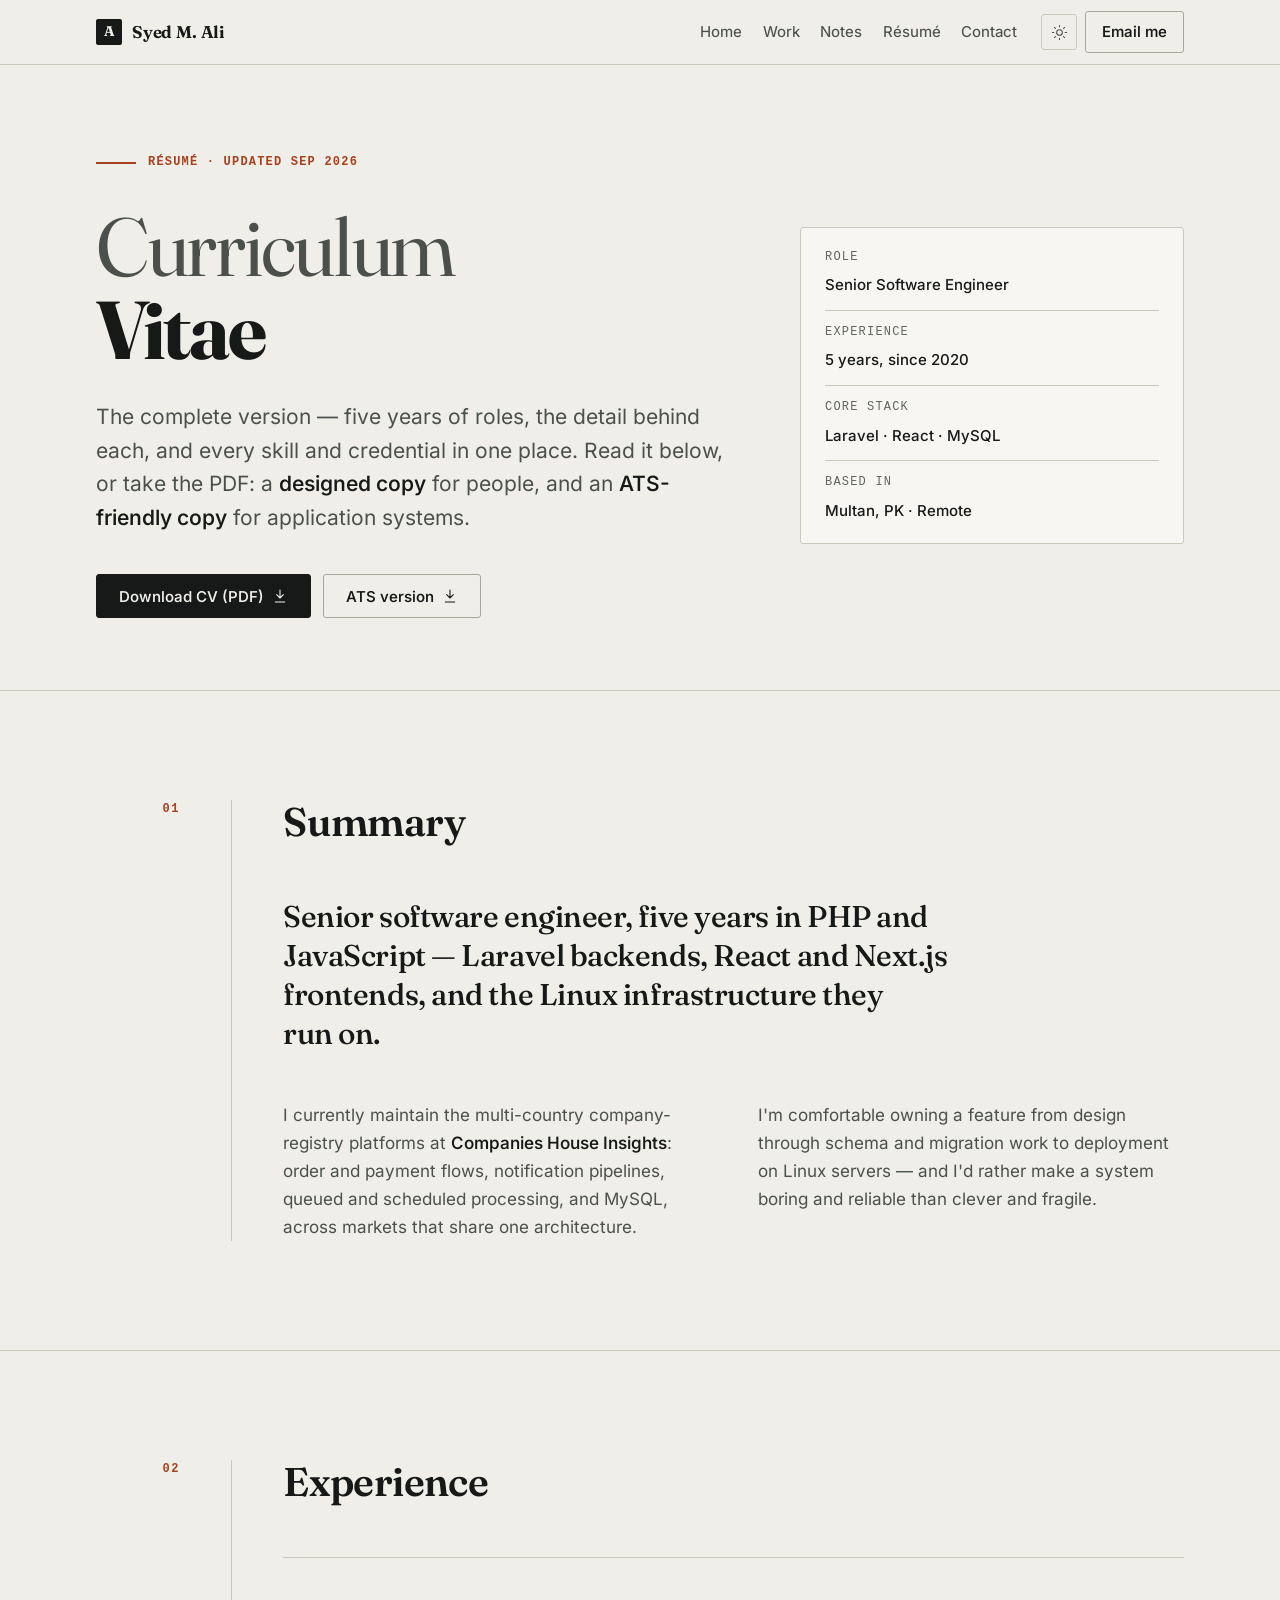
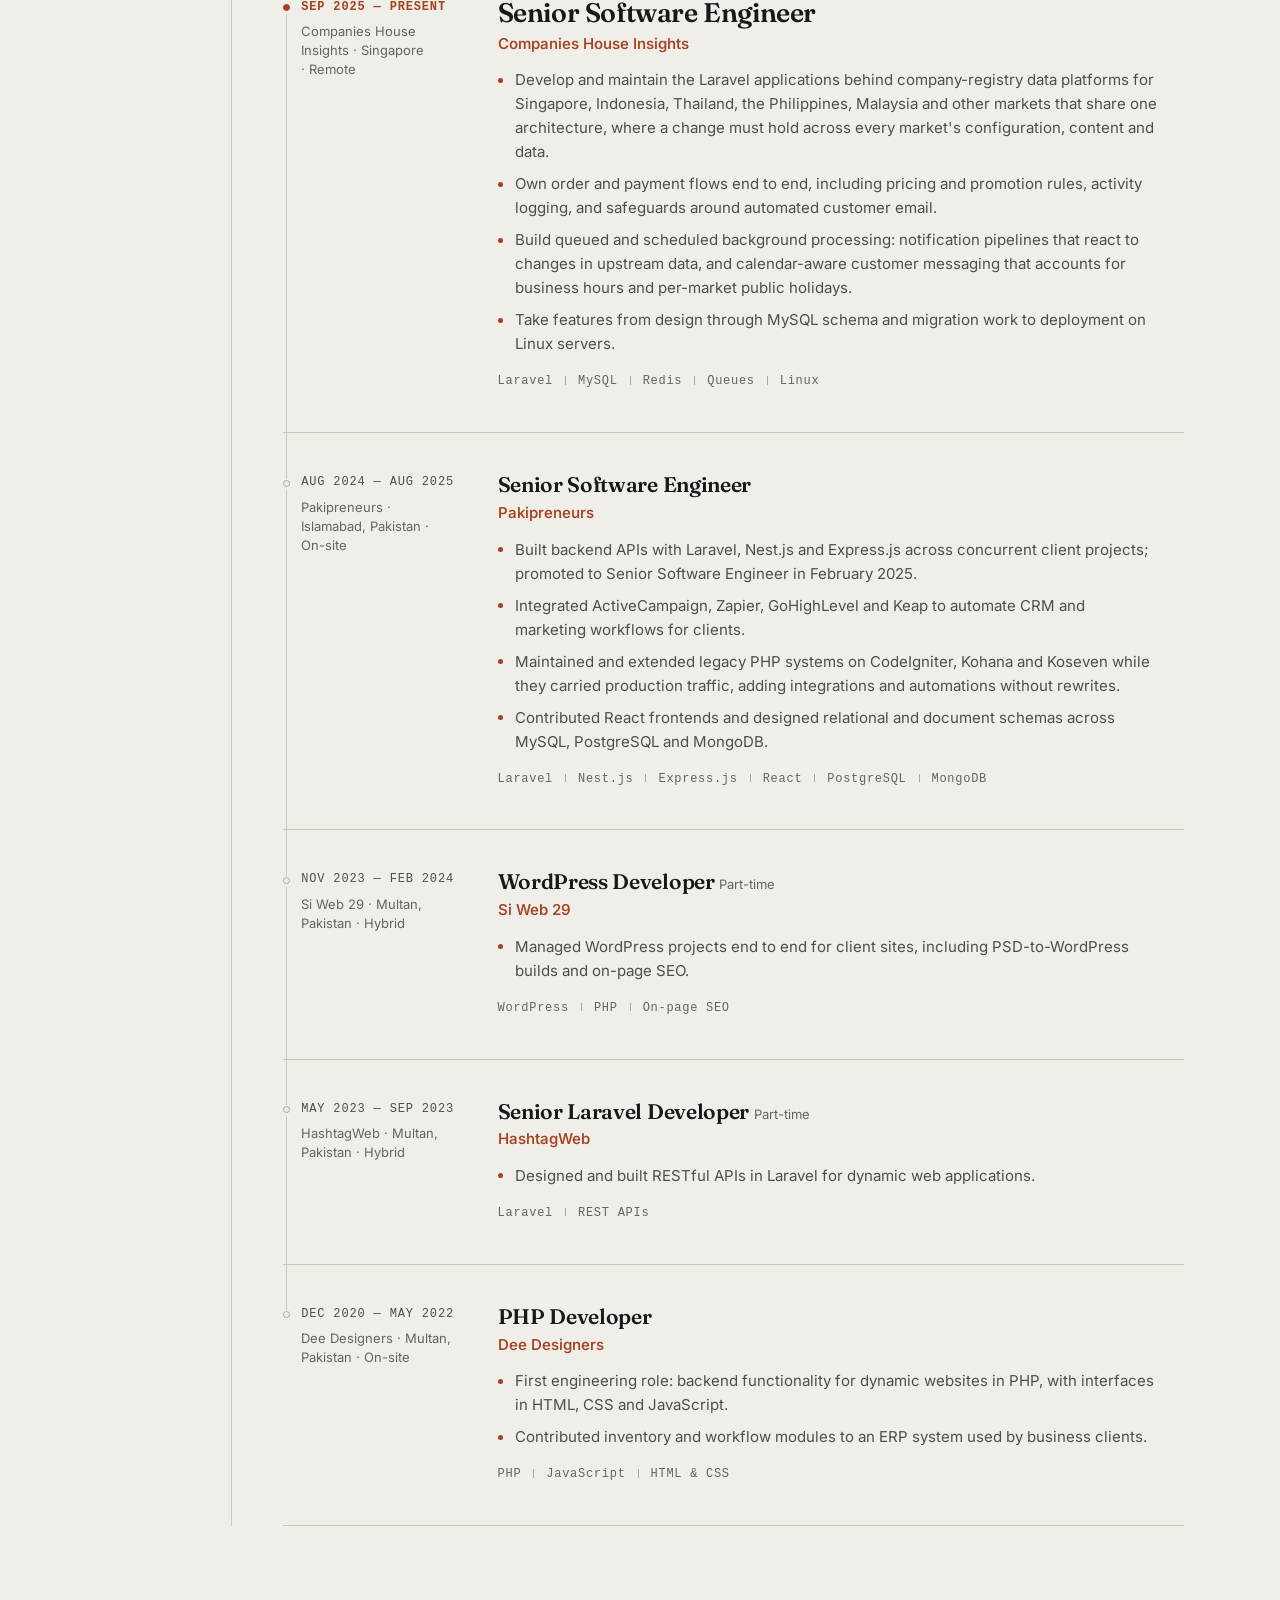
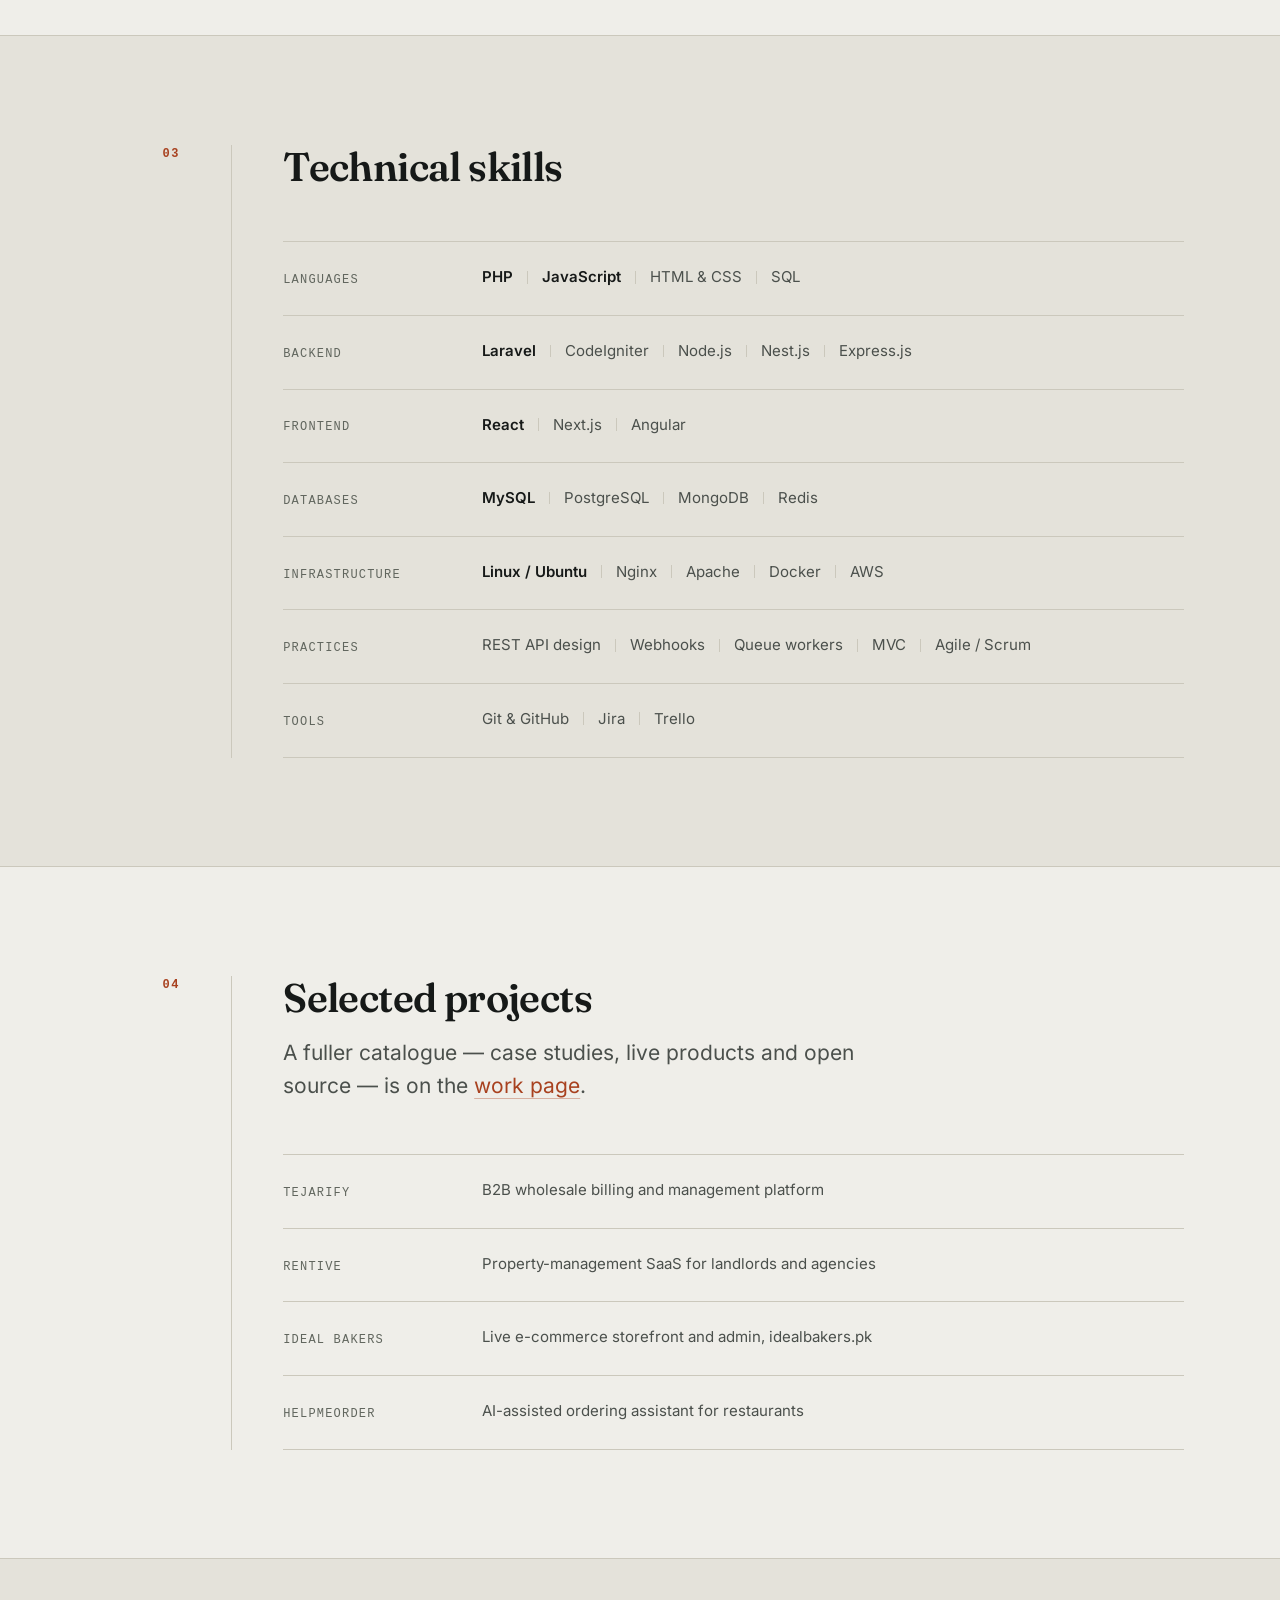
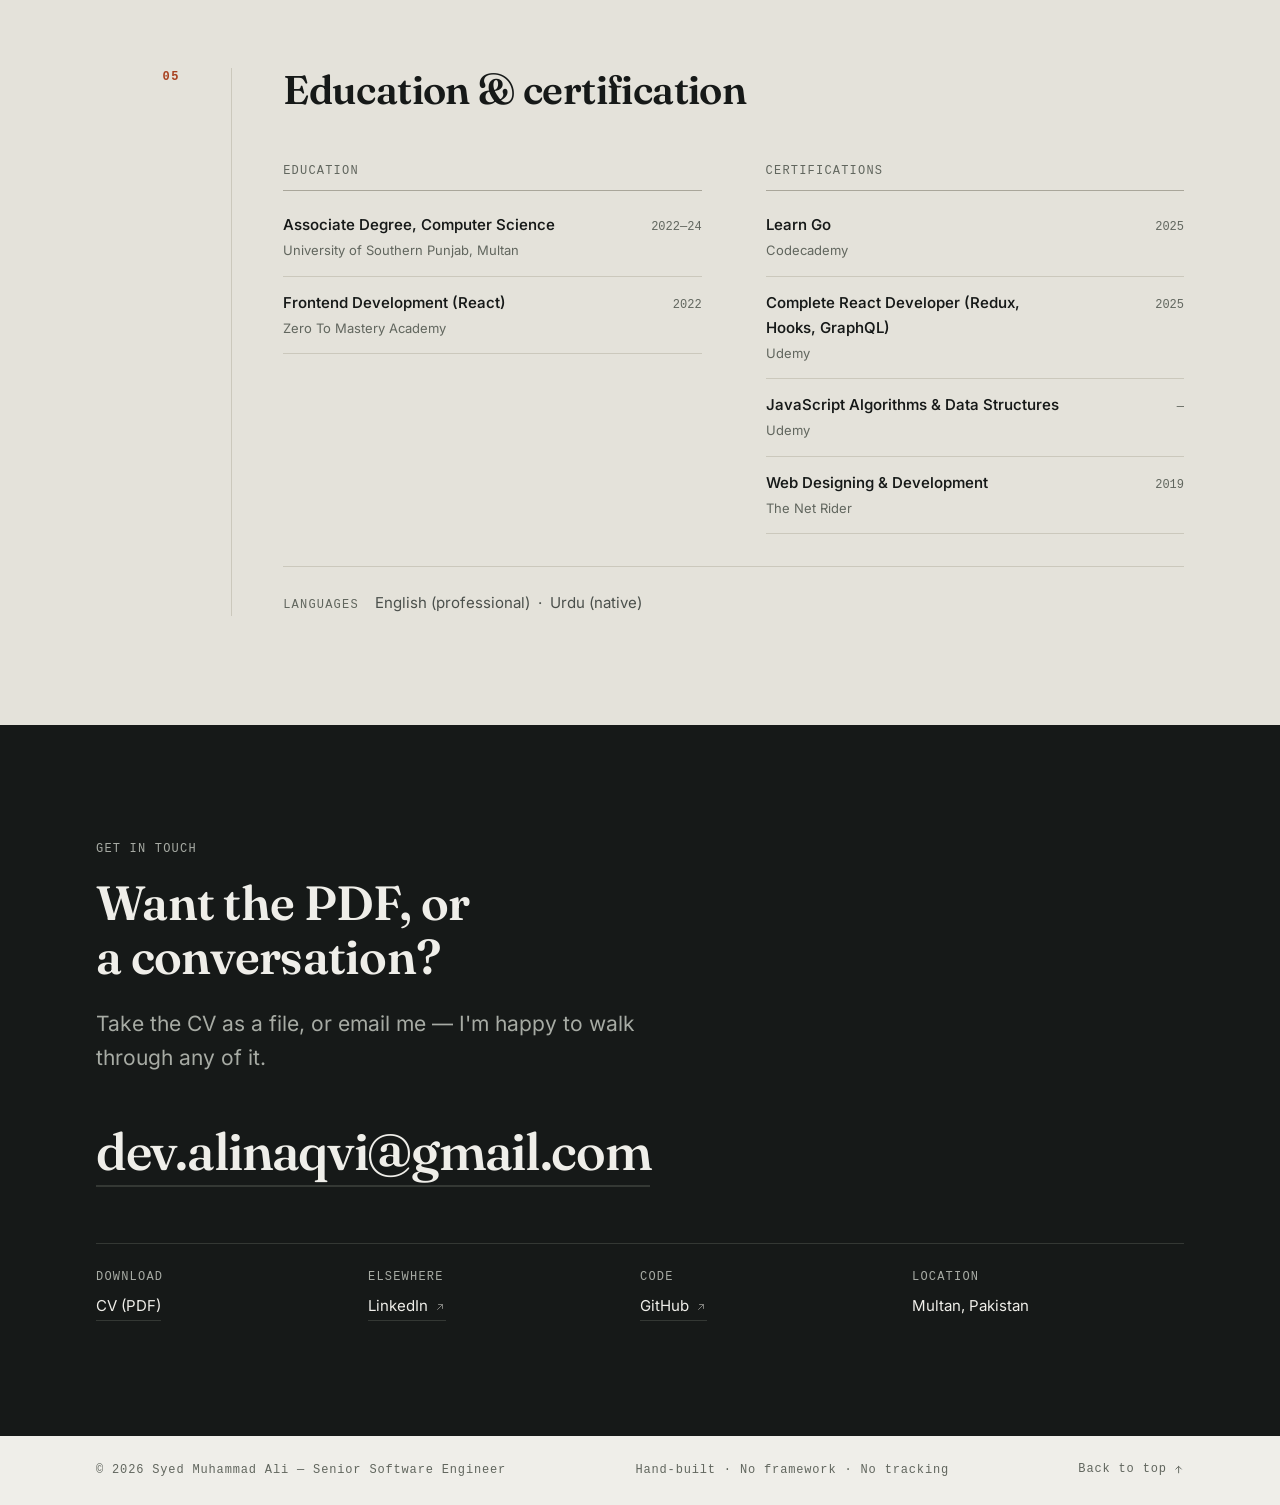
<file: resume.html>
<!doctype html>
<html lang="en">
<head>
  <meta charset="utf-8">
  <meta name="viewport" content="width=device-width, initial-scale=1">

  <!-- Theme must resolve before first paint, so this stays inline and blocking.
       Explicit choice wins; otherwise follow the operating system. -->
  <script>
    (function () {
      var d = document.documentElement;
      d.classList.add("js");
      try {
        var saved = localStorage.getItem("theme");
        var dark = saved
          ? saved === "dark"
          : window.matchMedia("(prefers-color-scheme: dark)").matches;
        if (dark) d.setAttribute("data-theme", "dark");
      } catch (e) {
        /* Storage blocked (private mode, embedded view) — fall back to light. */
      }
    })();
  </script>

  <title>Résumé — Syed Muhammad Ali, Senior Software Engineer</title>
  <meta name="description" content="The full CV of Syed Muhammad Ali — senior software engineer with five years in PHP and JavaScript. Read it here or download the PDF.">
  <link rel="canonical" href="https://devali.cloud/resume.html">
  <meta name="robots" content="index, follow, max-image-preview:large">
  <meta name="author" content="Syed Muhammad Ali">
  <meta name="color-scheme" content="light dark">
  <meta name="theme-color" content="#efeee9" media="(prefers-color-scheme: light)">
  <meta name="theme-color" content="#101210" media="(prefers-color-scheme: dark)">

  <meta property="og:type" content="profile">
  <meta property="og:site_name" content="Syed Muhammad Ali">
  <meta property="og:title" content="Résumé — Syed Muhammad Ali, Senior Software Engineer">
  <meta property="og:description" content="Five years building web applications in PHP and JavaScript. Read the CV here or download the PDF.">
  <meta property="og:url" content="https://devali.cloud/resume.html">
  <meta property="og:image" content="https://devali.cloud/assets/og.jpg?v=c0f45800">
  <meta property="og:image:width" content="1200">
  <meta property="og:image:height" content="630">
  <meta property="og:image:alt" content="Syed Muhammad Ali, Senior Software Engineer.">
  <meta property="og:locale" content="en_US">
  <meta name="twitter:card" content="summary_large_image">
  <meta name="twitter:title" content="Résumé — Syed Muhammad Ali">
  <meta name="twitter:description" content="Five years building web applications in PHP and JavaScript. Read the CV or download the PDF.">
  <meta name="twitter:image" content="https://devali.cloud/assets/og.jpg?v=c0f45800">

  <link rel="icon" href="favicon.svg?v=36d924cc" type="image/svg+xml">
  <link rel="apple-touch-icon" href="assets/apple-touch-icon.png?v=fb9703d0">
  <link rel="preload" href="assets/fonts/fraunces-latin.woff2" as="font" type="font/woff2" crossorigin>
  <link rel="preload" href="assets/fonts/inter-latin.woff2" as="font" type="font/woff2" crossorigin>
  <link rel="stylesheet" href="styles.css?v=1663040d">

  <script type="application/ld+json">
  {
    "@context": "https://schema.org",
    "@graph": [
      {
        "@type": "ProfilePage",
        "@id": "https://devali.cloud/resume.html#page",
        "url": "https://devali.cloud/resume.html",
        "name": "Résumé — Syed Muhammad Ali",
        "isPartOf": { "@id": "https://devali.cloud/#website" },
        "about": { "@id": "https://devali.cloud/#person" },
        "mainEntity": { "@id": "https://devali.cloud/#person" },
        "significantLink": "https://devali.cloud/assets/Syed-Muhammad-Ali-CV.pdf",
        "inLanguage": "en"
      },
      {
        "@type": "DigitalDocument",
        "@id": "https://devali.cloud/assets/Syed-Muhammad-Ali-CV.pdf",
        "name": "Syed Muhammad Ali — Curriculum Vitae",
        "author": { "@id": "https://devali.cloud/#person" },
        "encodingFormat": "application/pdf",
        "about": { "@id": "https://devali.cloud/#person" }
      }
    ]
  }
  </script>
</head>
<body id="top">
  <a class="skip-link" href="#main">Skip to content</a>

  <!-- ============================== Masthead ============================== -->
  <header class="masthead">
    <div class="container masthead-inner">
      <a class="wordmark" href="index.html">
        <span class="wordmark-mark" aria-hidden="true">A</span>
        <span>Syed M. Ali</span>
      </a>

      <nav class="nav" id="site-nav" aria-label="Sections">
        <ul class="nav-list">
          <li><a href="index.html"><span class="nav-num" aria-hidden="true">&larr;</span>Home</a></li>
          <li><a href="work.html"><span class="nav-num" aria-hidden="true">01</span>Work</a></li>
          <li><a href="notes.html"><span class="nav-num" aria-hidden="true">&rarr;</span>Notes</a></li>
          <li><a href="resume.html" aria-current="page"><span class="nav-num" aria-hidden="true">02</span>Résumé</a></li>
          <li><a href="index.html#contact"><span class="nav-num" aria-hidden="true">03</span>Contact</a></li>
        </ul>
      </nav>

      <div class="masthead-actions">
        <button class="theme-toggle" type="button" aria-label="Switch to dark theme">
          <svg class="icon-sun" viewBox="0 0 24 24" aria-hidden="true" focusable="false">
            <circle cx="12" cy="12" r="4"/>
            <path d="M12 2v2M12 20v2M4.9 4.9l1.4 1.4M17.7 17.7l1.4 1.4M2 12h2M20 12h2M4.9 19.1l1.4-1.4M17.7 6.3l1.4-1.4"/>
          </svg>
          <svg class="icon-moon" viewBox="0 0 24 24" aria-hidden="true" focusable="false">
            <path d="M20 14.5A8.5 8.5 0 0 1 9.5 4a8.5 8.5 0 1 0 10.5 10.5z"/>
          </svg>
        </button>

        <a class="masthead-cta" href="mailto:dev.alinaqvi@gmail.com">Email me</a>

        <button class="nav-toggle" type="button" aria-expanded="false" aria-controls="site-nav">
          <span class="nav-toggle-bars" aria-hidden="true"><span></span><span></span><span></span></span>
          Menu
        </button>
      </div>
    </div>
    <div class="scroll-progress" aria-hidden="true"></div>
  </header>

  <main id="main">

    <!-- ============================== Hero ============================== -->
    <section class="hero" aria-labelledby="resume-heading">
      <div class="container">
        <div class="page-hero">
          <div class="page-hero-text">
            <p class="hero-eyebrow">
              <span class="rule" aria-hidden="true"></span>
              <span class="mono">Résumé &middot; Updated Sep 2026</span>
            </p>

            <h1 id="resume-heading">
              <span class="given">Curriculum</span>
              <span class="family">Vitae</span>
            </h1>

            <p class="hero-lede">
              The complete version — five years of roles, the detail behind each,
              and every skill and credential in one place. Read it below, or take
              the PDF: a <strong>designed copy</strong> for people, and an
              <strong>ATS-friendly copy</strong> for application systems.
            </p>

            <div class="hero-actions">
              <a class="btn btn--primary" href="assets/Syed-Muhammad-Ali-CV.pdf?v=9ad3c81b" download>
                Download CV (PDF)
                <svg viewBox="0 0 24 24" aria-hidden="true" focusable="false">
                  <path d="M12 3v12M7 10l5 5 5-5M5 21h14"/>
                </svg>
              </a>
              <a class="btn btn--ghost" href="assets/Syed-Muhammad-Ali-Resume-ATS.pdf?v=733838cf" download>
                ATS version
                <svg viewBox="0 0 24 24" aria-hidden="true" focusable="false">
                  <path d="M12 3v12M7 10l5 5 5-5M5 21h14"/>
                </svg>
              </a>
            </div>
          </div>

          <dl class="doc-facts">
            <div>
              <dt>Role</dt>
              <dd>Senior Software Engineer</dd>
            </div>
            <div>
              <dt>Experience</dt>
              <dd>5 years, since 2020</dd>
            </div>
            <div>
              <dt>Core stack</dt>
              <dd>Laravel · React · MySQL</dd>
            </div>
            <div>
              <dt>Based in</dt>
              <dd>Multan, PK · Remote</dd>
            </div>
          </dl>
        </div>
      </div>
    </section>

    <!-- ============================== Summary ============================== -->
    <section class="band" id="summary" aria-labelledby="summary-heading">
      <div class="container spread">
        <div class="rail" aria-hidden="true">
          <div class="rail-inner"><p class="rail-index">01</p></div>
        </div>
        <div class="band-body">
          <div class="band-head" data-reveal>
            <h2 id="summary-heading">Summary</h2>
          </div>
          <p class="about-lead" data-reveal>
            Senior software engineer, five years in PHP and JavaScript — Laravel
            backends, React and Next.js frontends, and the Linux infrastructure
            they run on.
          </p>
          <div class="about-cols" data-reveal>
            <div>
              <p>
                I currently maintain the multi-country company-registry platforms
                at <strong>Companies House Insights</strong>: order and payment
                flows, notification pipelines, queued and scheduled processing, and
                MySQL, across markets that share one architecture.
              </p>
            </div>
            <div>
              <p>
                I'm comfortable owning a feature from design through schema and
                migration work to deployment on Linux servers — and I'd rather make
                a system boring and reliable than clever and fragile.
              </p>
            </div>
          </div>
        </div>
      </div>
    </section>

    <!-- ============================== Experience ============================== -->
    <section class="band" id="experience" aria-labelledby="experience-heading">
      <div class="container spread">
        <div class="rail" aria-hidden="true">
          <div class="rail-inner"><p class="rail-index">02</p></div>
        </div>
        <div class="band-body">
          <div class="band-head" data-reveal>
            <h2 id="experience-heading">Experience</h2>
          </div>

          <ol class="roles">
            <li class="role role--current" data-reveal>
              <div class="role-when">
                <p class="role-dates">Sep 2025 — Present</p>
                <p class="role-place">Companies House Insights · Singapore · Remote</p>
              </div>
              <div class="role-body">
                <h3 class="role-title">Senior Software Engineer</h3>
                <p class="role-org">Companies House Insights</p>
                <ul class="doc-points">
                  <li>Develop and maintain the Laravel applications behind company-registry data platforms for Singapore, Indonesia, Thailand, the Philippines, Malaysia and other markets that share one architecture, where a change must hold across every market's configuration, content and data.</li>
                  <li>Own order and payment flows end to end, including pricing and promotion rules, activity logging, and safeguards around automated customer email.</li>
                  <li>Build queued and scheduled background processing: notification pipelines that react to changes in upstream data, and calendar-aware customer messaging that accounts for business hours and per-market public holidays.</li>
                  <li>Take features from design through MySQL schema and migration work to deployment on Linux servers.</li>
                </ul>
                <ul class="role-stack">
                  <li>Laravel</li><li>MySQL</li><li>Redis</li><li>Queues</li><li>Linux</li>
                </ul>
              </div>
            </li>

            <li class="role" data-reveal>
              <div class="role-when">
                <p class="role-dates">Aug 2024 — Aug 2025</p>
                <p class="role-place">Pakipreneurs · Islamabad, Pakistan · On-site</p>
              </div>
              <div class="role-body">
                <h3 class="role-title">Senior Software Engineer</h3>
                <p class="role-org">Pakipreneurs</p>
                <ul class="doc-points">
                  <li>Built backend APIs with Laravel, Nest.js and Express.js across concurrent client projects; promoted to Senior Software Engineer in February 2025.</li>
                  <li>Integrated ActiveCampaign, Zapier, GoHighLevel and Keap to automate CRM and marketing workflows for clients.</li>
                  <li>Maintained and extended legacy PHP systems on CodeIgniter, Kohana and Koseven while they carried production traffic, adding integrations and automations without rewrites.</li>
                  <li>Contributed React frontends and designed relational and document schemas across MySQL, PostgreSQL and MongoDB.</li>
                </ul>
                <ul class="role-stack">
                  <li>Laravel</li><li>Nest.js</li><li>Express.js</li><li>React</li><li>PostgreSQL</li><li>MongoDB</li>
                </ul>
              </div>
            </li>

            <li class="role" data-reveal>
              <div class="role-when">
                <p class="role-dates">Nov 2023 — Feb 2024</p>
                <p class="role-place">Si Web 29 · Multan, Pakistan · Hybrid</p>
              </div>
              <div class="role-body">
                <h3 class="role-title">WordPress Developer <span class="role-note">Part-time</span></h3>
                <p class="role-org">Si Web 29</p>
                <ul class="doc-points">
                  <li>Managed WordPress projects end to end for client sites, including PSD-to-WordPress builds and on-page SEO.</li>
                </ul>
                <ul class="role-stack">
                  <li>WordPress</li><li>PHP</li><li>On-page SEO</li>
                </ul>
              </div>
            </li>

            <li class="role" data-reveal>
              <div class="role-when">
                <p class="role-dates">May 2023 — Sep 2023</p>
                <p class="role-place">HashtagWeb · Multan, Pakistan · Hybrid</p>
              </div>
              <div class="role-body">
                <h3 class="role-title">Senior Laravel Developer <span class="role-note">Part-time</span></h3>
                <p class="role-org">HashtagWeb</p>
                <ul class="doc-points">
                  <li>Designed and built RESTful APIs in Laravel for dynamic web applications.</li>
                </ul>
                <ul class="role-stack">
                  <li>Laravel</li><li>REST APIs</li>
                </ul>
              </div>
            </li>

            <li class="role" data-reveal>
              <div class="role-when">
                <p class="role-dates">Dec 2020 — May 2022</p>
                <p class="role-place">Dee Designers · Multan, Pakistan · On-site</p>
              </div>
              <div class="role-body">
                <h3 class="role-title">PHP Developer</h3>
                <p class="role-org">Dee Designers</p>
                <ul class="doc-points">
                  <li>First engineering role: backend functionality for dynamic websites in PHP, with interfaces in HTML, CSS and JavaScript.</li>
                  <li>Contributed inventory and workflow modules to an ERP system used by business clients.</li>
                </ul>
                <ul class="role-stack">
                  <li>PHP</li><li>JavaScript</li><li>HTML &amp; CSS</li>
                </ul>
              </div>
            </li>
          </ol>
        </div>
      </div>
    </section>

    <!-- ============================== Skills ============================== -->
    <section class="band band--sunken" id="skills" aria-labelledby="skills-heading">
      <div class="container spread">
        <div class="rail" aria-hidden="true">
          <div class="rail-inner"><p class="rail-index">03</p></div>
        </div>
        <div class="band-body">
          <div class="band-head" data-reveal>
            <h2 id="skills-heading">Technical skills</h2>
          </div>
          <dl class="stack" data-reveal>
            <div class="stack-row">
              <dt>Languages</dt>
              <dd><ul><li class="is-core">PHP</li><li class="is-core">JavaScript</li><li>HTML &amp; CSS</li><li>SQL</li></ul></dd>
            </div>
            <div class="stack-row">
              <dt>Backend</dt>
              <dd><ul><li class="is-core">Laravel</li><li>CodeIgniter</li><li>Node.js</li><li>Nest.js</li><li>Express.js</li></ul></dd>
            </div>
            <div class="stack-row">
              <dt>Frontend</dt>
              <dd><ul><li class="is-core">React</li><li>Next.js</li><li>Angular</li></ul></dd>
            </div>
            <div class="stack-row">
              <dt>Databases</dt>
              <dd><ul><li class="is-core">MySQL</li><li>PostgreSQL</li><li>MongoDB</li><li>Redis</li></ul></dd>
            </div>
            <div class="stack-row">
              <dt>Infrastructure</dt>
              <dd><ul><li class="is-core">Linux / Ubuntu</li><li>Nginx</li><li>Apache</li><li>Docker</li><li>AWS</li></ul></dd>
            </div>
            <div class="stack-row">
              <dt>Practices</dt>
              <dd><ul><li>REST API design</li><li>Webhooks</li><li>Queue workers</li><li>MVC</li><li>Agile / Scrum</li></ul></dd>
            </div>
            <div class="stack-row">
              <dt>Tools</dt>
              <dd><ul><li>Git &amp; GitHub</li><li>Jira</li><li>Trello</li></ul></dd>
            </div>
          </dl>
        </div>
      </div>
    </section>

    <!-- ============================== Projects ============================== -->
    <section class="band" id="projects" aria-labelledby="projects-heading">
      <div class="container spread">
        <div class="rail" aria-hidden="true">
          <div class="rail-inner"><p class="rail-index">04</p></div>
        </div>
        <div class="band-body">
          <div class="band-head" data-reveal>
            <h2 id="projects-heading">Selected projects</h2>
            <p class="band-lede">
              A fuller catalogue — case studies, live products and open source — is
              on the <a href="work.html">work page</a>.
            </p>
          </div>
          <dl class="stack" data-reveal>
            <div class="stack-row">
              <dt>Tejarify</dt>
              <dd><ul><li>B2B wholesale billing and management platform</li></ul></dd>
            </div>
            <div class="stack-row">
              <dt>Rentive</dt>
              <dd><ul><li>Property-management SaaS for landlords and agencies</li></ul></dd>
            </div>
            <div class="stack-row">
              <dt>Ideal Bakers</dt>
              <dd><ul><li>Live e-commerce storefront and admin, idealbakers.pk</li></ul></dd>
            </div>
            <div class="stack-row">
              <dt>HelpMeOrder</dt>
              <dd><ul><li>AI-assisted ordering assistant for restaurants</li></ul></dd>
            </div>
          </dl>
        </div>
      </div>
    </section>

    <!-- ============================== Education ============================== -->
    <section class="band band--sunken" id="education" aria-labelledby="education-heading">
      <div class="container spread">
        <div class="rail" aria-hidden="true">
          <div class="rail-inner"><p class="rail-index">05</p></div>
        </div>
        <div class="band-body">
          <div class="band-head" data-reveal>
            <h2 id="education-heading">Education &amp; certification</h2>
          </div>
          <div class="edu-grid" data-reveal>
            <section aria-labelledby="edu-formal">
              <h3 class="edu-heading" id="edu-formal">Education</h3>
              <ul class="edu-list">
                <li>
                  <div>
                    <p class="edu-title">Associate Degree, Computer Science</p>
                    <p class="edu-org">University of Southern Punjab, Multan</p>
                  </div>
                  <p class="edu-year">2022—24</p>
                </li>
                <li>
                  <div>
                    <p class="edu-title">Frontend Development (React)</p>
                    <p class="edu-org">Zero To Mastery Academy</p>
                  </div>
                  <p class="edu-year">2022</p>
                </li>
              </ul>
            </section>
            <section aria-labelledby="edu-certs">
              <h3 class="edu-heading" id="edu-certs">Certifications</h3>
              <ul class="edu-list">
                <li>
                  <div>
                    <p class="edu-title">Learn Go</p>
                    <p class="edu-org">Codecademy</p>
                  </div>
                  <p class="edu-year">2025</p>
                </li>
                <li>
                  <div>
                    <p class="edu-title">Complete React Developer (Redux, Hooks, GraphQL)</p>
                    <p class="edu-org">Udemy</p>
                  </div>
                  <p class="edu-year">2025</p>
                </li>
                <li>
                  <div>
                    <p class="edu-title">JavaScript Algorithms &amp; Data Structures</p>
                    <p class="edu-org">Udemy</p>
                  </div>
                  <p class="edu-year">—</p>
                </li>
                <li>
                  <div>
                    <p class="edu-title">Web Designing &amp; Development</p>
                    <p class="edu-org">The Net Rider</p>
                  </div>
                  <p class="edu-year">2019</p>
                </li>
              </ul>
            </section>
          </div>

          <p class="doc-langs" data-reveal>
            <span>Languages</span> English (professional) &nbsp;·&nbsp; Urdu (native)
          </p>
        </div>
      </div>
    </section>

    <!-- ============================== Contact / CTA ============================== -->
    <section class="contact" id="contact" aria-labelledby="contact-heading">
      <div class="container">
        <p class="mono" data-reveal>Get in touch</p>
        <h2 id="contact-heading" data-reveal>Want the PDF, or a conversation?</h2>
        <p class="contact-lede" data-reveal>
          Take the CV as a file, or email me — I'm happy to walk through any of it.
        </p>

        <a class="contact-email" href="mailto:dev.alinaqvi@gmail.com" data-reveal>dev.alinaqvi@gmail.com</a>

        <dl class="contact-links" data-reveal>
          <div>
            <dt>Download</dt>
            <dd><a href="assets/Syed-Muhammad-Ali-CV.pdf?v=9ad3c81b" download>CV (PDF)</a></dd>
          </div>
          <div>
            <dt>Elsewhere</dt>
            <dd>
              <a href="https://linkedin.com/in/devalinaqvi" rel="me noopener" target="_blank">
                LinkedIn
                <svg viewBox="0 0 24 24" aria-hidden="true" focusable="false"><path d="M7 17L17 7M9 7h8v8"/></svg>
                <span class="u-hidden">(opens in a new tab)</span>
              </a>
            </dd>
          </div>
          <div>
            <dt>Code</dt>
            <dd>
              <a href="https://github.com/devalinaqvi" rel="me noopener" target="_blank">
                GitHub
                <svg viewBox="0 0 24 24" aria-hidden="true" focusable="false"><path d="M7 17L17 7M9 7h8v8"/></svg>
                <span class="u-hidden">(opens in a new tab)</span>
              </a>
            </dd>
          </div>
          <div>
            <dt>Location</dt>
            <dd>Multan, Pakistan</dd>
          </div>
        </dl>
      </div>
    </section>
  </main>

  <!-- ============================== Footer ============================== -->
  <footer class="site-footer">
    <div class="container footer-inner">
      <p>© 2026 Syed Muhammad Ali — Senior Software Engineer</p>
      <p class="footer-note">Hand-built · No framework · No tracking</p>
      <p><a class="footer-top" href="#top">Back to top
        <svg viewBox="0 0 24 24" aria-hidden="true" focusable="false"><path d="M12 19V5M6 11l6-6 6 6"/></svg>
      </a></p>
    </div>
  </footer>

  <script src="script.js?v=7ac01984" defer></script>
</body>
</html>
</file>
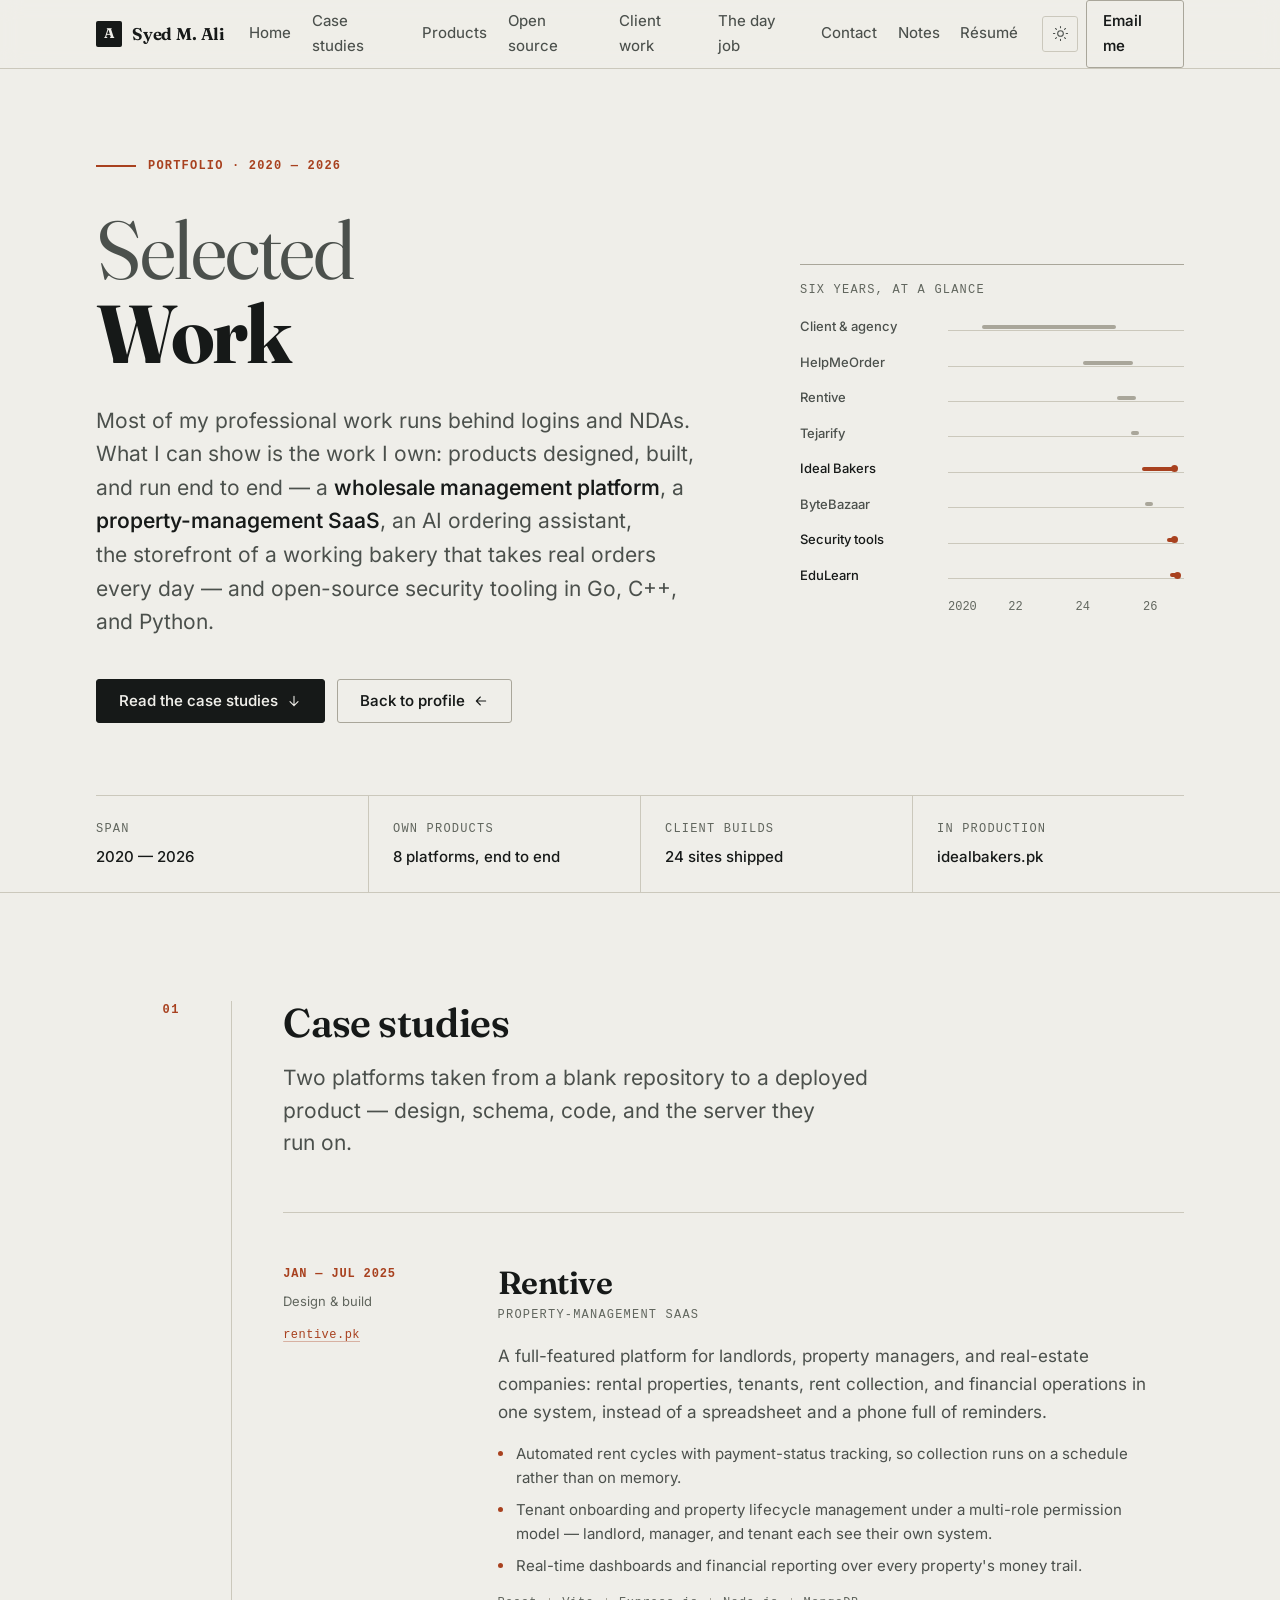
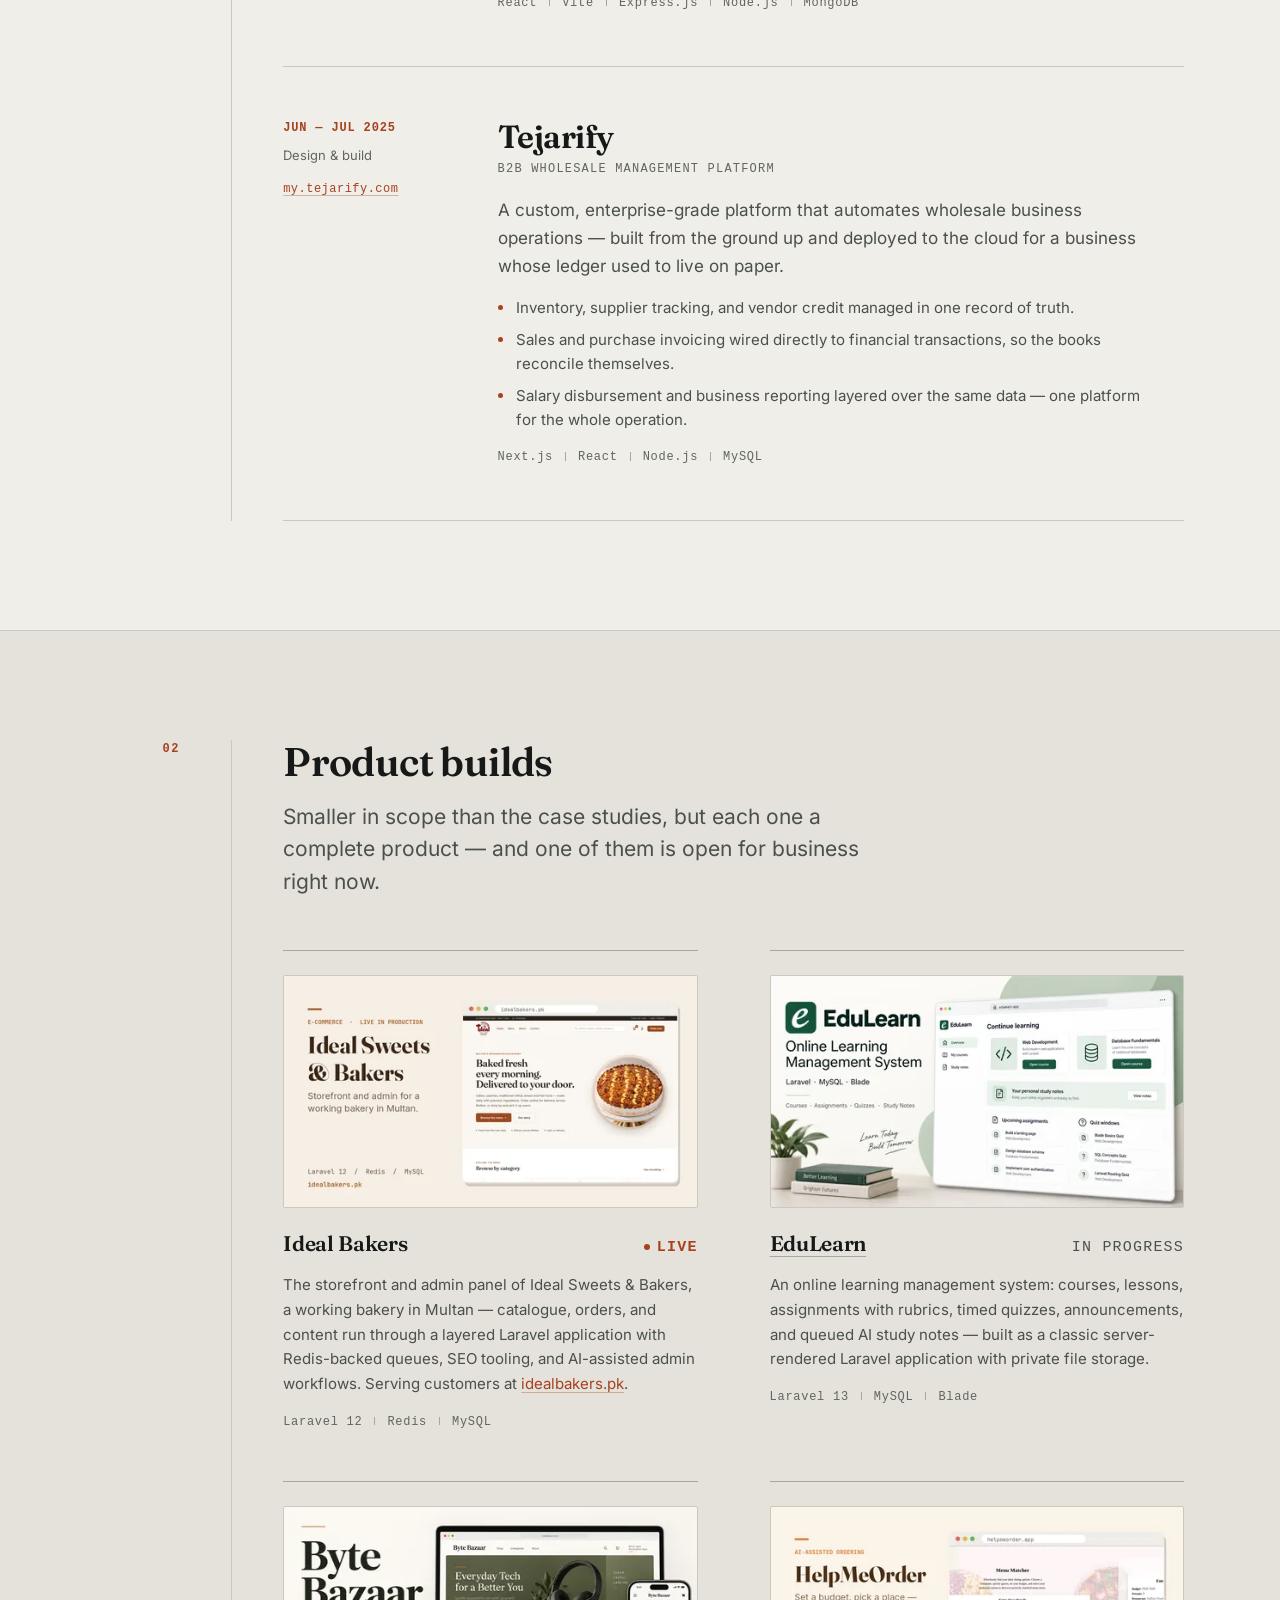
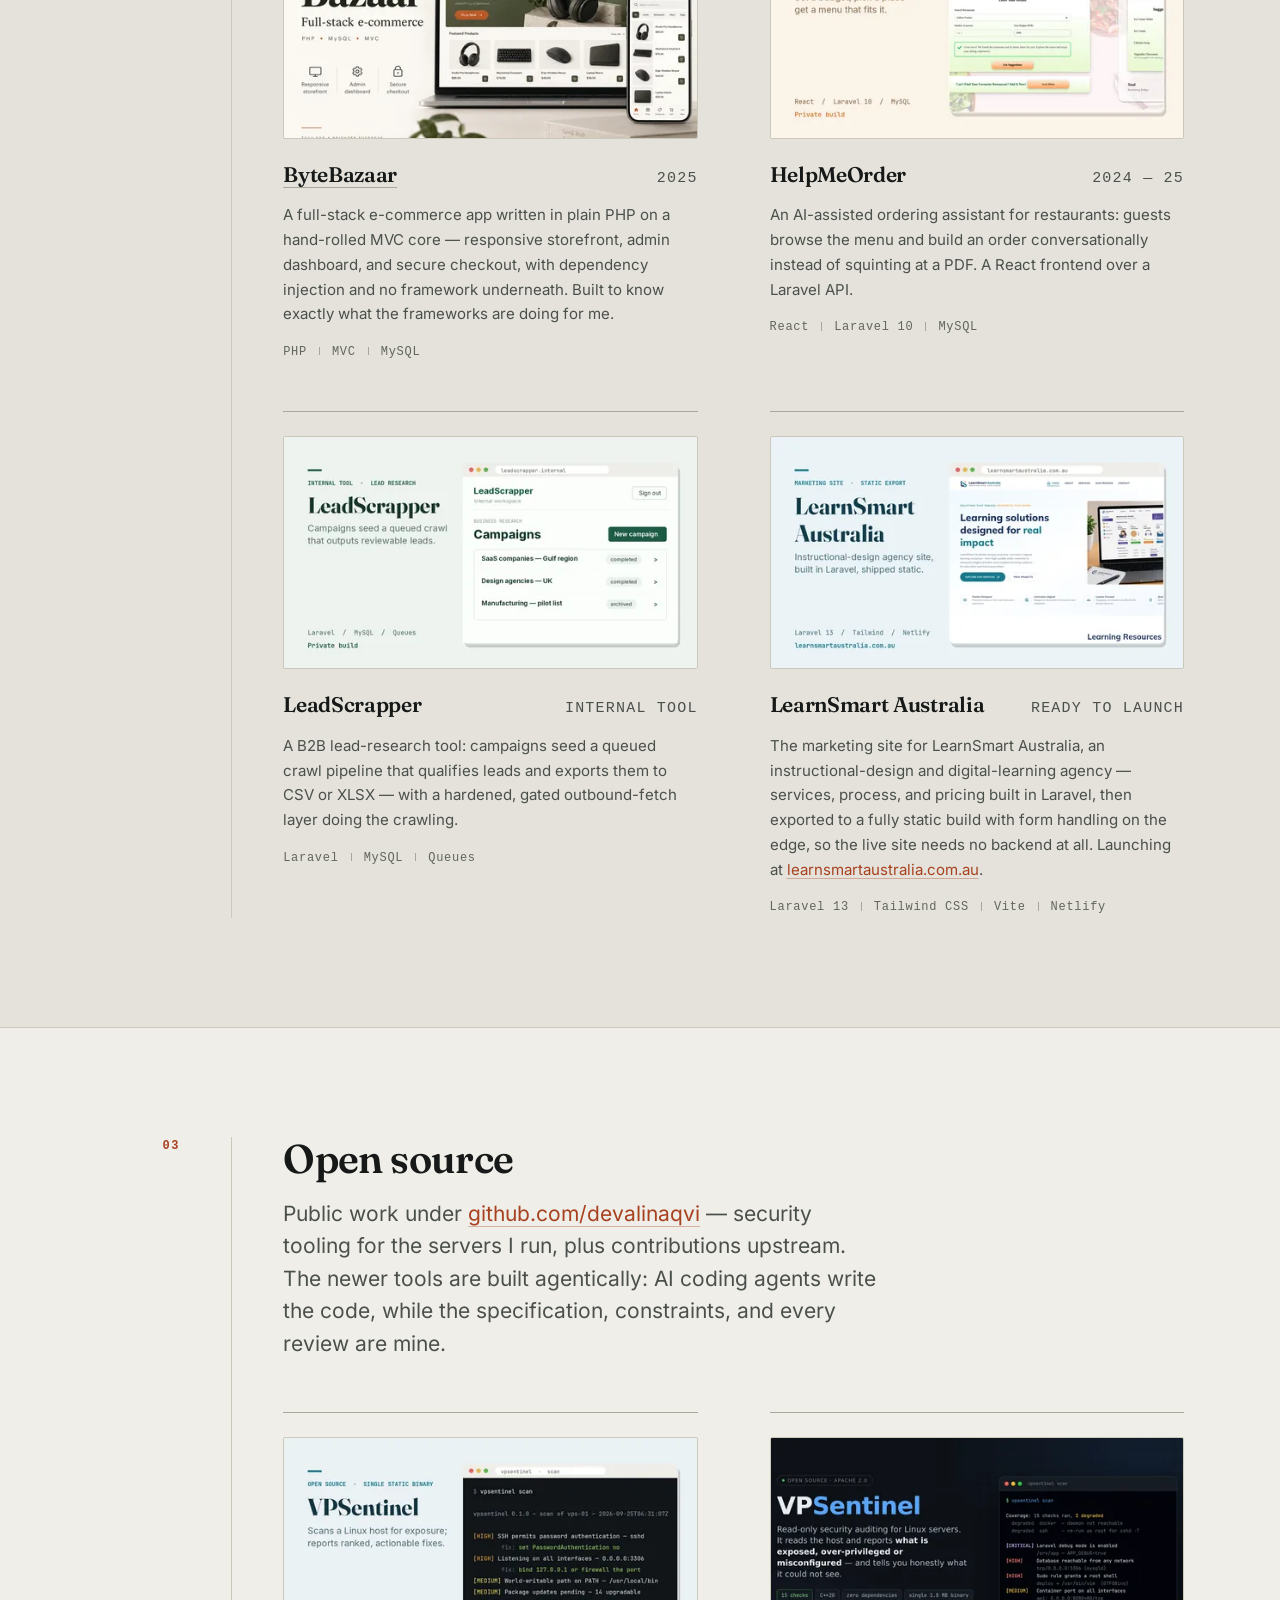
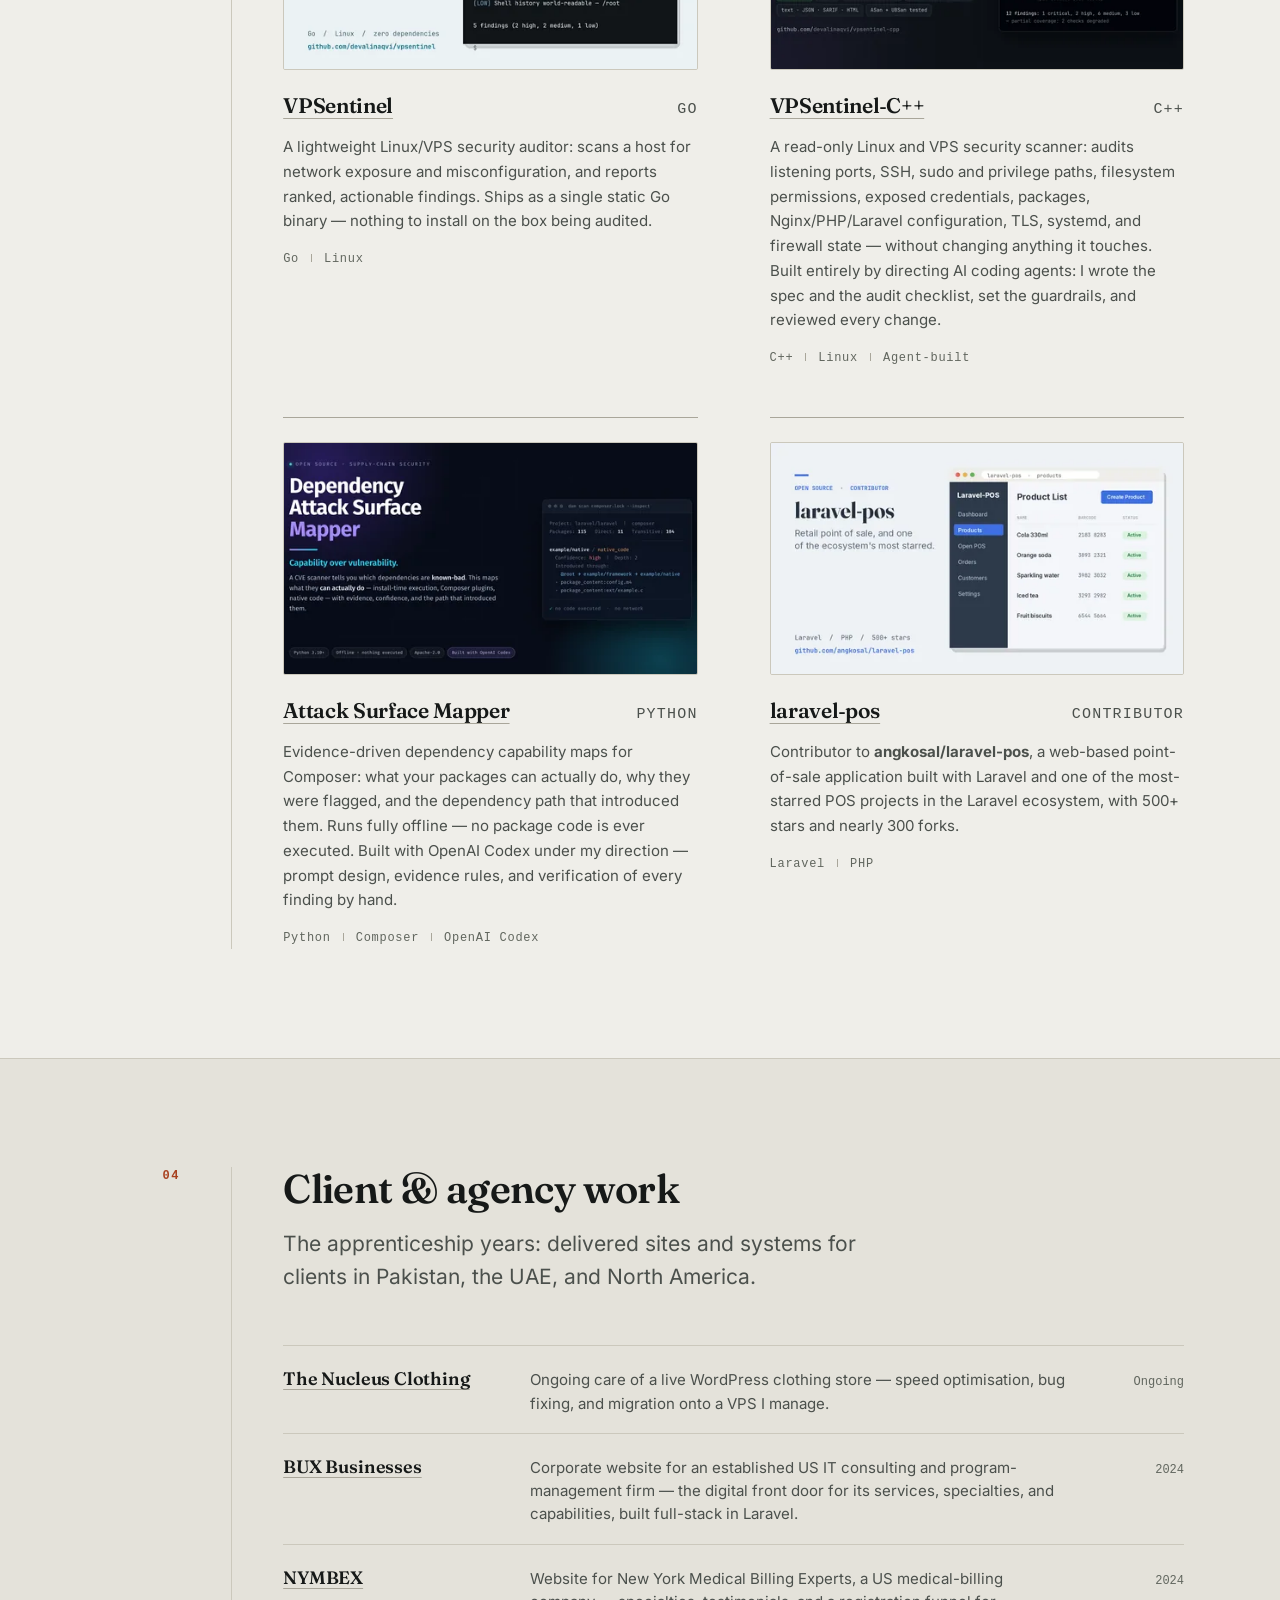
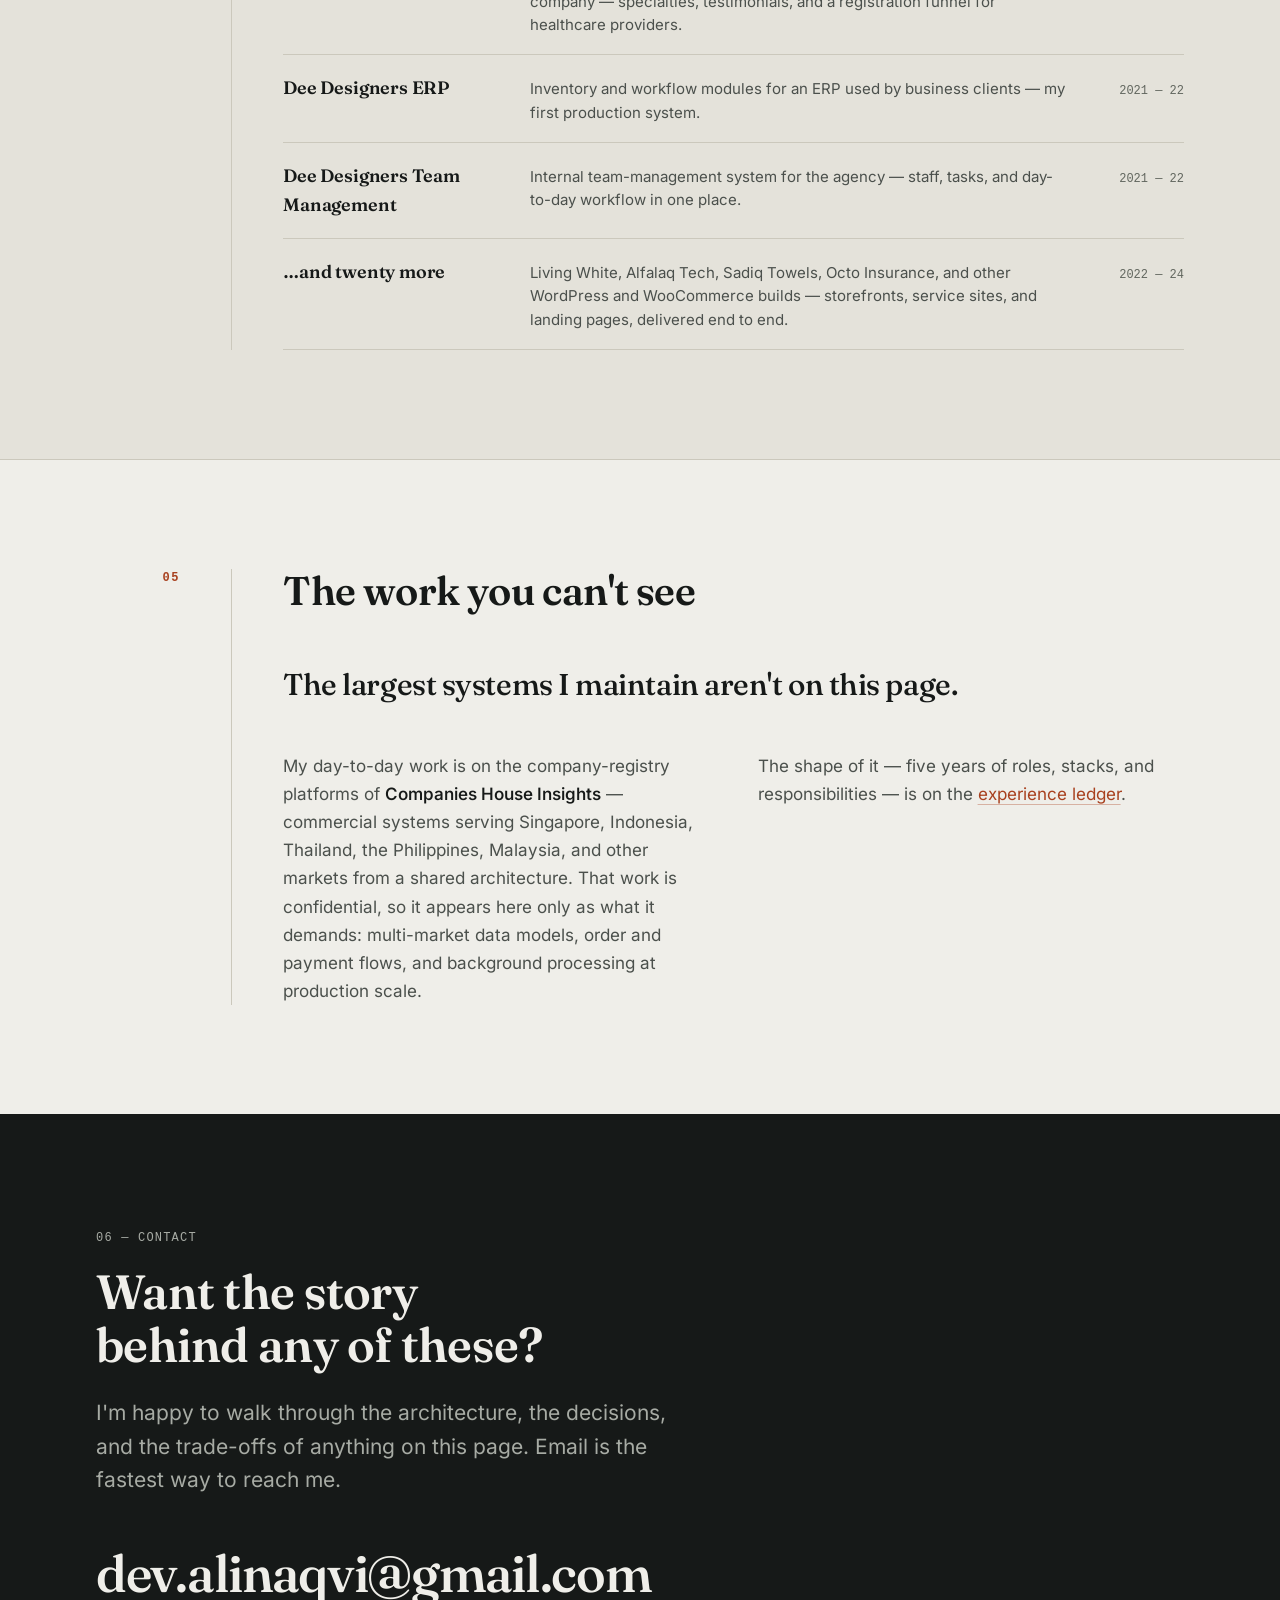
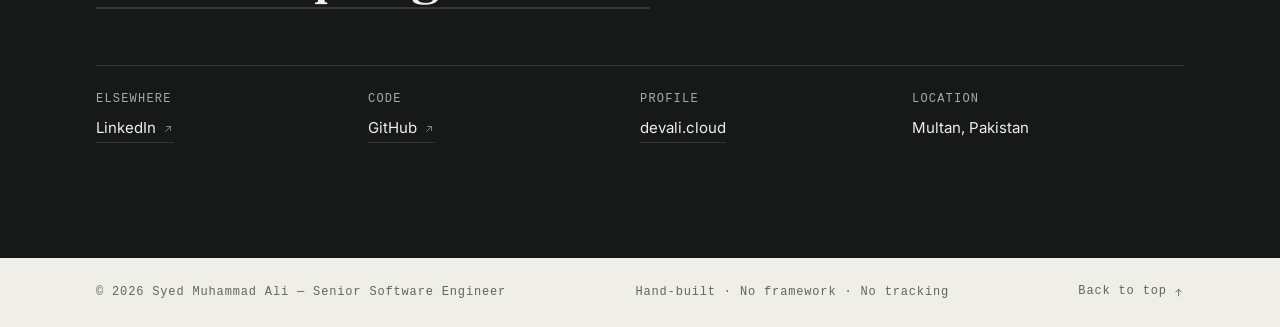
<file: work.html>
<!doctype html>
<html lang="en">
<head>
  <meta charset="utf-8">
  <meta name="viewport" content="width=device-width, initial-scale=1">

  <!-- Theme must resolve before first paint, so this stays inline and blocking.
       Explicit choice wins; otherwise follow the operating system. -->
  <script>
    (function () {
      var d = document.documentElement;
      d.classList.add("js");
      try {
        var saved = localStorage.getItem("theme");
        var dark = saved
          ? saved === "dark"
          : window.matchMedia("(prefers-color-scheme: dark)").matches;
        if (dark) d.setAttribute("data-theme", "dark");
      } catch (e) {
        /* Storage blocked (private mode, embedded view) — fall back to light. */
      }
    })();
  </script>

  <title>Selected Work — Syed Muhammad Ali</title>
  <meta name="description" content="Selected work by Syed Muhammad Ali: case studies, live products, and open-source security tooling in Go, C++ and Python, plus years of client builds.">
  <link rel="canonical" href="https://devali.cloud/work.html">
  <meta name="robots" content="index, follow, max-image-preview:large">
  <meta name="author" content="Syed Muhammad Ali">
  <meta name="color-scheme" content="light dark">
  <meta name="theme-color" content="#efeee9" media="(prefers-color-scheme: light)">
  <meta name="theme-color" content="#101210" media="(prefers-color-scheme: dark)">

  <meta property="og:type" content="website">
  <meta property="og:site_name" content="Syed Muhammad Ali">
  <meta property="og:title" content="Selected Work — Syed Muhammad Ali">
  <meta property="og:description" content="Case studies, product builds, and client work — the projects I designed, built, and ran end to end.">
  <meta property="og:url" content="https://devali.cloud/work.html">
  <meta property="og:image" content="https://devali.cloud/assets/og.jpg?v=c0f45800">
  <meta property="og:image:width" content="1200">
  <meta property="og:image:height" content="630">
  <meta property="og:image:alt" content="Syed Muhammad Ali, Senior Software Engineer — Laravel backends, React and Next.js frontends.">
  <meta property="og:locale" content="en_US">
  <meta name="twitter:card" content="summary_large_image">
  <meta name="twitter:title" content="Selected Work — Syed Muhammad Ali">
  <meta name="twitter:description" content="Case studies, product builds, and client work — the projects I designed, built, and ran end to end.">
  <meta name="twitter:image" content="https://devali.cloud/assets/og.jpg?v=c0f45800">
  <meta name="twitter:image:alt" content="Syed Muhammad Ali, Senior Software Engineer — Laravel backends, React and Next.js frontends.">

  <link rel="icon" href="favicon.svg?v=36d924cc" type="image/svg+xml">
  <link rel="apple-touch-icon" href="assets/apple-touch-icon.png?v=fb9703d0">
  <link rel="preload" href="assets/fonts/fraunces-latin.woff2" as="font" type="font/woff2" crossorigin>
  <link rel="preload" href="assets/fonts/inter-latin.woff2" as="font" type="font/woff2" crossorigin>
  <link rel="stylesheet" href="styles.css?v=1663040d">

  <script type="application/ld+json">
  {
    "@context": "https://schema.org",
    "@graph": [
      {
        "@type": "CollectionPage",
        "@id": "https://devali.cloud/work.html#page",
        "url": "https://devali.cloud/work.html",
        "name": "Selected Work — Syed Muhammad Ali",
        "isPartOf": { "@id": "https://devali.cloud/#website" },
        "about": { "@id": "https://devali.cloud/#person" },
        "breadcrumb": { "@id": "https://devali.cloud/work.html#crumbs" },
        "inLanguage": "en"
      },
      {
        "@type": "BreadcrumbList",
        "@id": "https://devali.cloud/work.html#crumbs",
        "itemListElement": [
          { "@type": "ListItem", "position": 1, "name": "Home", "item": "https://devali.cloud/" },
          { "@type": "ListItem", "position": 2, "name": "Selected Work", "item": "https://devali.cloud/work.html" }
        ]
      },
      {
        "@type": "ItemList",
        "@id": "https://devali.cloud/work.html#projects",
        "name": "Projects",
        "itemListElement": [
          { "@type": "ListItem", "position": 1, "item": { "@type": "SoftwareApplication", "name": "Rentive", "url": "https://rentive.pk/", "applicationCategory": "BusinessApplication", "description": "SaaS property-management platform for landlords, property managers, and real-estate companies.", "author": { "@id": "https://devali.cloud/#person" } } },
          { "@type": "ListItem", "position": 2, "item": { "@type": "SoftwareApplication", "name": "Tejarify", "url": "http://my.tejarify.com/", "applicationCategory": "BusinessApplication", "description": "B2B management platform automating wholesale business operations.", "author": { "@id": "https://devali.cloud/#person" } } },
          { "@type": "ListItem", "position": 3, "item": { "@type": "WebSite", "name": "Ideal Bakers", "url": "https://idealbakers.pk/", "description": "Production storefront and admin panel for Ideal Sweets & Bakers, Multan.", "author": { "@id": "https://devali.cloud/#person" } } },
          { "@type": "ListItem", "position": 4, "item": { "@type": "SoftwareApplication", "name": "HelpMeOrder", "applicationCategory": "BusinessApplication", "description": "AI-assisted ordering assistant for restaurants.", "author": { "@id": "https://devali.cloud/#person" } } },
          { "@type": "ListItem", "position": 5, "item": { "@type": "SoftwareSourceCode", "name": "VPSentinel", "codeRepository": "https://github.com/devalinaqvi/vpsentinel", "programmingLanguage": "Go", "description": "Lightweight Linux/VPS security auditor shipping as a single static Go binary.", "author": { "@id": "https://devali.cloud/#person" } } },
          { "@type": "ListItem", "position": 6, "item": { "@type": "SoftwareSourceCode", "name": "VPSentinel-C++", "codeRepository": "https://github.com/devalinaqvi/vpsentinel-cpp", "programmingLanguage": "C++", "description": "Read-only Linux and VPS security scanner.", "author": { "@id": "https://devali.cloud/#person" } } },
          { "@type": "ListItem", "position": 7, "item": { "@type": "SoftwareSourceCode", "name": "Attack Surface Mapper", "codeRepository": "https://github.com/devalinaqvi/attack-surface-mapper", "programmingLanguage": "Python", "description": "Evidence-driven dependency capability maps for Composer, fully offline.", "author": { "@id": "https://devali.cloud/#person" } } },
          { "@type": "ListItem", "position": 8, "item": { "@type": "SoftwareSourceCode", "name": "EduLearn", "codeRepository": "https://github.com/devalinaqvi/edulearn", "programmingLanguage": "PHP", "description": "Online learning management system built with Laravel: courses, assignments, quizzes, and AI study notes.", "author": { "@id": "https://devali.cloud/#person" } } },
          { "@type": "ListItem", "position": 9, "item": { "@type": "SoftwareSourceCode", "name": "ByteBazaar", "codeRepository": "https://github.com/devalinaqvi/byte-bazaar", "programmingLanguage": "PHP", "description": "Full-stack e-commerce application on a hand-rolled PHP MVC core.", "author": { "@id": "https://devali.cloud/#person" } } },
          { "@type": "ListItem", "position": 10, "item": { "@type": "WebSite", "name": "LearnSmart Australia", "url": "https://www.learnsmartaustralia.com.au", "description": "Marketing site for an Australian instructional-design and digital-learning agency, built in Laravel and exported to a static Netlify deployment.", "author": { "@id": "https://devali.cloud/#person" } } }
        ]
      }
    ]
  }
  </script>
</head>
<body id="top">
  <a class="skip-link" href="#main">Skip to content</a>

  <!-- ============================== Masthead ============================== -->
  <header class="masthead">
    <div class="container masthead-inner">
      <a class="wordmark" href="index.html">
        <span class="wordmark-mark" aria-hidden="true">A</span>
        <span>Syed M. Ali</span>
      </a>

      <nav class="nav" id="site-nav" aria-label="Sections">
        <ul class="nav-list">
          <li><a href="index.html"><span class="nav-num" aria-hidden="true">&larr;</span>Home</a></li>
          <li><a href="#cases"><span class="nav-num" aria-hidden="true">01</span>Case studies</a></li>
          <li><a href="#products"><span class="nav-num" aria-hidden="true">02</span>Products</a></li>
          <li><a href="#opensource"><span class="nav-num" aria-hidden="true">03</span>Open source</a></li>
          <li><a href="#clients"><span class="nav-num" aria-hidden="true">04</span>Client work</a></li>
          <li><a href="#dayjob"><span class="nav-num" aria-hidden="true">05</span>The day job</a></li>
          <li><a href="#contact"><span class="nav-num" aria-hidden="true">06</span>Contact</a></li>
          <li><a href="notes.html"><span class="nav-num" aria-hidden="true">&rarr;</span>Notes</a></li>
          <li><a href="resume.html"><span class="nav-num" aria-hidden="true">&rarr;</span>R&eacute;sum&eacute;</a></li>
        </ul>
      </nav>

      <div class="masthead-actions">
        <button class="theme-toggle" type="button" aria-label="Switch to dark theme">
          <svg class="icon-sun" viewBox="0 0 24 24" aria-hidden="true" focusable="false">
            <circle cx="12" cy="12" r="4"/>
            <path d="M12 2v2M12 20v2M4.9 4.9l1.4 1.4M17.7 17.7l1.4 1.4M2 12h2M20 12h2M4.9 19.1l1.4-1.4M17.7 6.3l1.4-1.4"/>
          </svg>
          <svg class="icon-moon" viewBox="0 0 24 24" aria-hidden="true" focusable="false">
            <path d="M20 14.5A8.5 8.5 0 0 1 9.5 4a8.5 8.5 0 1 0 10.5 10.5z"/>
          </svg>
        </button>

        <a class="masthead-cta" href="mailto:dev.alinaqvi@gmail.com">Email me</a>

        <button class="nav-toggle" type="button" aria-expanded="false" aria-controls="site-nav">
          <span class="nav-toggle-bars" aria-hidden="true"><span></span><span></span><span></span></span>
          Menu
        </button>
      </div>
    </div>
    <div class="scroll-progress" aria-hidden="true"></div>
  </header>

  <main id="main">

    <!-- ============================== Hero ============================== -->
    <section class="hero" aria-labelledby="work-heading">
      <div class="container">
        <div class="page-hero">
          <div class="page-hero-text">
          <p class="hero-eyebrow">
            <span class="rule" aria-hidden="true"></span>
            <span class="mono">Portfolio &middot; 2020 &mdash; 2026</span>
          </p>

          <h1 id="work-heading">
            <span class="given">Selected</span>
            <span class="family">Work</span>
          </h1>

          <p class="hero-lede">
            Most of my professional work runs behind logins and NDAs. What I can show
            is the work I own: products designed, built, and run end to end — a
            <strong>wholesale management platform</strong>, a
            <strong>property-management SaaS</strong>, an AI ordering assistant, the
            storefront of a working bakery that takes real orders every day — and
            open-source security tooling in Go, C++, and Python.
          </p>

          <div class="hero-actions">
            <a class="btn btn--primary" href="#cases">
              Read the case studies
              <svg viewBox="0 0 24 24" aria-hidden="true" focusable="false">
                <path d="M12 5v14M6 13l6 6 6-6"/>
              </svg>
            </a>
            <a class="btn btn--ghost" href="index.html">
              Back to profile
              <svg viewBox="0 0 24 24" aria-hidden="true" focusable="false">
                <path d="M19 12H5M11 6l-6 6 6 6"/>
              </svg>
            </a>
          </div>
          </div>

          <!-- Every project below, as a bar on one track. Percentages are
               years mapped onto 2020-2027. -->
          <figure class="spanledger" data-reveal>
            <figcaption class="spanledger-caption">Six years, at a glance</figcaption>
            <ul>
              <li><span class="tl-name">Client &amp; agency</span><span class="tl-track"><span class="tl-bar" style="left:14.3%;width:57.1%"></span></span><span class="u-hidden">2021 to 2024</span></li>
              <li><span class="tl-name">HelpMeOrder</span><span class="tl-track"><span class="tl-bar" style="left:57.1%;width:21.5%"></span></span><span class="u-hidden">2024 to 2025</span></li>
              <li><span class="tl-name">Rentive</span><span class="tl-track"><span class="tl-bar" style="left:71.4%;width:8.4%"></span></span><span class="u-hidden">January to July 2025</span></li>
              <li><span class="tl-name">Tejarify</span><span class="tl-track"><span class="tl-bar" style="left:77.4%;width:2.4%"></span></span><span class="u-hidden">mid 2025</span></li>
              <li class="is-running"><span class="tl-name">Ideal Bakers</span><span class="tl-track"><span class="tl-bar" style="left:82.1%;width:14%"></span></span><span class="u-hidden">late 2025 to now, live</span></li>
              <li><span class="tl-name">ByteBazaar</span><span class="tl-track"><span class="tl-bar" style="left:83.3%;width:2.4%"></span></span><span class="u-hidden">late 2025</span></li>
              <li class="is-running"><span class="tl-name">Security tools</span><span class="tl-track"><span class="tl-bar" style="left:92.9%;width:3.2%"></span></span><span class="u-hidden">2026 to now</span></li>
              <li class="is-running"><span class="tl-name">EduLearn</span><span class="tl-track"><span class="tl-bar" style="left:94%;width:2.1%"></span></span><span class="u-hidden">2026, in progress</span></li>
            </ul>
            <div class="tl-axis" aria-hidden="true">
              <span style="left:0">2020</span><span style="left:28.6%">22</span><span style="left:57.1%">24</span><span style="left:85.7%">26</span>
            </div>
          </figure>
        </div>

        <dl class="specs">
          <div>
            <dt>Span</dt>
            <dd>2020 &mdash; 2026</dd>
          </div>
          <div>
            <dt>Own products</dt>
            <dd>8 platforms, end to end</dd>
          </div>
          <div>
            <dt>Client builds</dt>
            <dd>24 sites shipped</dd>
          </div>
          <div>
            <dt>In production</dt>
            <dd>idealbakers.pk</dd>
          </div>
        </dl>
      </div>
    </section>

    <!-- ============================== Case studies ============================== -->
    <section class="band" id="cases" aria-labelledby="cases-heading">
      <div class="container spread">
        <div class="rail" aria-hidden="true">
          <div class="rail-inner">
            <p class="rail-index">01</p>
          </div>
        </div>

        <div class="band-body">
          <div class="band-head" data-reveal>
            <h2 id="cases-heading">Case studies</h2>
            <p class="band-lede">
              Two platforms taken from a blank repository to a deployed product —
              design, schema, code, and the server they run on.
            </p>
          </div>

          <div class="cases">
            <article class="case" data-reveal>
              <div class="case-meta">
                <p class="case-dates">Jan &mdash; Jul 2025</p>
                <p class="case-role">Design &amp; build</p>
                <p><a class="case-link" href="https://rentive.pk/" rel="noopener" target="_blank">rentive.pk<span class="u-hidden"> (opens in a new tab)</span></a></p>
              </div>
              <div>
                <h3 class="case-title">Rentive</h3>
                <p class="case-tag">Property-management SaaS</p>
                <p class="case-summary">
                  A full-featured platform for landlords, property managers, and
                  real-estate companies: rental properties, tenants, rent collection,
                  and financial operations in one system, instead of a spreadsheet and
                  a phone full of reminders.
                </p>
                <ul class="case-points">
                  <li>Automated rent cycles with payment-status tracking, so collection runs on a schedule rather than on memory.</li>
                  <li>Tenant onboarding and property lifecycle management under a multi-role permission model — landlord, manager, and tenant each see their own system.</li>
                  <li>Real-time dashboards and financial reporting over every property's money trail.</li>
                </ul>
                <ul class="role-stack">
                  <li>React</li><li>Vite</li><li>Express.js</li><li>Node.js</li><li>MongoDB</li>
                </ul>
              </div>
            </article>

            <article class="case" data-reveal>
              <div class="case-meta">
                <p class="case-dates">Jun &mdash; Jul 2025</p>
                <p class="case-role">Design &amp; build</p>
                <p><a class="case-link" href="http://my.tejarify.com/" rel="noopener" target="_blank">my.tejarify.com<span class="u-hidden"> (opens in a new tab)</span></a></p>
              </div>
              <div>
                <h3 class="case-title">Tejarify</h3>
                <p class="case-tag">B2B wholesale management platform</p>
                <p class="case-summary">
                  A custom, enterprise-grade platform that automates wholesale business
                  operations — built from the ground up and deployed to the cloud for a
                  business whose ledger used to live on paper.
                </p>
                <ul class="case-points">
                  <li>Inventory, supplier tracking, and vendor credit managed in one record of truth.</li>
                  <li>Sales and purchase invoicing wired directly to financial transactions, so the books reconcile themselves.</li>
                  <li>Salary disbursement and business reporting layered over the same data — one platform for the whole operation.</li>
                </ul>
                <ul class="role-stack">
                  <li>Next.js</li><li>React</li><li>Node.js</li><li>MySQL</li>
                </ul>
              </div>
            </article>
          </div>
        </div>
      </div>
    </section>

    <!-- ============================== Product builds ============================== -->
    <section class="band band--sunken" id="products" aria-labelledby="products-heading">
      <div class="container spread">
        <div class="rail" aria-hidden="true">
          <div class="rail-inner">
            <p class="rail-index">02</p>
          </div>
        </div>

        <div class="band-body">
          <div class="band-head" data-reveal>
            <h2 id="products-heading">Product builds</h2>
            <p class="band-lede">
              Smaller in scope than the case studies, but each one a complete product
              — and one of them is open for business right now.
            </p>
          </div>

          <div class="builds">
            <article class="build" data-reveal>
              <figure class="build-media">
                <picture>
                  <source type="image/webp" srcset="assets/work/idealbakers-480.webp?v=35a02ccb 480w, assets/work/idealbakers-960.webp?v=382d50b1 960w" sizes="(min-width: 52rem) 27rem, calc(100vw - 2.5rem)">
                  <img src="assets/work/idealbakers-480.jpg?v=52090992"
                       srcset="assets/work/idealbakers-480.jpg?v=52090992 480w, assets/work/idealbakers-960.jpg?v=786afedc 960w"
                       sizes="(min-width: 52rem) 27rem, calc(100vw - 2.5rem)"
                       width="960" height="540" alt="Ideal Sweets and Bakers cover: the live storefront homepage framed in a browser window."
                       loading="lazy" decoding="async">
                </picture>
              </figure>
              <div class="build-head">
                <h3>Ideal Bakers</h3>
                <p class="build-status is-live"><span class="status-dot" aria-hidden="true"></span>Live</p>
              </div>
              <p>
                The storefront and admin panel of Ideal Sweets &amp; Bakers, a working
                bakery in Multan — catalogue, orders, and content run through a layered
                Laravel application with Redis-backed queues, SEO tooling, and
                AI-assisted admin workflows. Serving customers at
                <a href="https://idealbakers.pk/" rel="noopener" target="_blank">idealbakers.pk<span class="u-hidden"> (opens in a new tab)</span></a>.
              </p>
              <ul class="role-stack">
                <li>Laravel 12</li><li>Redis</li><li>MySQL</li>
              </ul>
            </article>

            <article class="build" data-reveal>
              <figure class="build-media">
                <picture>
                  <source type="image/webp" srcset="assets/work/edulearn-480.webp?v=3c0e411c 480w, assets/work/edulearn-960.webp?v=f2fbffe4 960w" sizes="(min-width: 52rem) 27rem, calc(100vw - 2.5rem)">
                  <img src="assets/work/edulearn-480.jpg?v=929a52c2"
                       srcset="assets/work/edulearn-480.jpg?v=929a52c2 480w, assets/work/edulearn-960.jpg?v=b602d9f2 960w"
                       sizes="(min-width: 52rem) 27rem, calc(100vw - 2.5rem)"
                       width="960" height="540" alt="EduLearn dashboard: continue-learning cards, upcoming assignments, and quiz windows."
                       loading="lazy" decoding="async">
                </picture>
              </figure>
              <div class="build-head">
                <h3><a href="https://github.com/devalinaqvi/edulearn" rel="noopener" target="_blank">EduLearn<span class="u-hidden"> (opens in a new tab)</span></a></h3>
                <p class="build-status">In progress</p>
              </div>
              <p>
                An online learning management system: courses, lessons, assignments
                with rubrics, timed quizzes, announcements, and queued AI study
                notes — built as a classic server-rendered Laravel application with
                private file storage.
              </p>
              <ul class="role-stack">
                <li>Laravel 13</li><li>MySQL</li><li>Blade</li>
              </ul>
            </article>

            <article class="build" data-reveal>
              <figure class="build-media">
                <picture>
                  <source type="image/webp" srcset="assets/work/bytebazaar-480.webp?v=0810ac7a 480w, assets/work/bytebazaar-960.webp?v=4f132706 960w" sizes="(min-width: 52rem) 27rem, calc(100vw - 2.5rem)">
                  <img src="assets/work/bytebazaar-480.jpg?v=07980d99"
                       srcset="assets/work/bytebazaar-480.jpg?v=07980d99 480w, assets/work/bytebazaar-960.jpg?v=78405309 960w"
                       sizes="(min-width: 52rem) 27rem, calc(100vw - 2.5rem)"
                       width="960" height="540" alt="Byte Bazaar storefront on a laptop and phone: a tech-accessories catalogue with cart."
                       loading="lazy" decoding="async">
                </picture>
              </figure>
              <div class="build-head">
                <h3><a href="https://github.com/devalinaqvi/byte-bazaar" rel="noopener" target="_blank">ByteBazaar<span class="u-hidden"> (opens in a new tab)</span></a></h3>
                <p class="build-status">2025</p>
              </div>
              <p>
                A full-stack e-commerce app written in plain PHP on a hand-rolled
                MVC core — responsive storefront, admin dashboard, and secure
                checkout, with dependency injection and no framework underneath.
                Built to know exactly what the frameworks are doing for me.
              </p>
              <ul class="role-stack">
                <li>PHP</li><li>MVC</li><li>MySQL</li>
              </ul>
            </article>

            <article class="build" data-reveal>
              <figure class="build-media">
                <picture>
                  <source type="image/webp" srcset="assets/work/helpmeorder-480.webp?v=2f655b97 480w, assets/work/helpmeorder-960.webp?v=bd3036eb 960w" sizes="(min-width: 52rem) 27rem, calc(100vw - 2.5rem)">
                  <img src="assets/work/helpmeorder-480.jpg?v=21060fa2"
                       srcset="assets/work/helpmeorder-480.jpg?v=21060fa2 480w, assets/work/helpmeorder-960.jpg?v=846f2992 960w"
                       sizes="(min-width: 52rem) 27rem, calc(100vw - 2.5rem)"
                       width="960" height="540" alt="HelpMeOrder cover: the Menu Matcher screen suggesting an order that fits a set budget."
                       loading="lazy" decoding="async">
                </picture>
              </figure>
              <div class="build-head">
                <h3>HelpMeOrder</h3>
                <p class="build-status">2024 &mdash; 25</p>
              </div>
              <p>
                An AI-assisted ordering assistant for restaurants: guests browse the
                menu and build an order conversationally instead of squinting at a
                PDF. A React frontend over a Laravel API.
              </p>
              <ul class="role-stack">
                <li>React</li><li>Laravel 10</li><li>MySQL</li>
              </ul>
            </article>

            <article class="build" data-reveal>
              <figure class="build-media">
                <picture>
                  <source type="image/webp" srcset="assets/work/leadscrapper-480.webp?v=07258331 480w, assets/work/leadscrapper-960.webp?v=85c86692 960w" sizes="(min-width: 52rem) 27rem, calc(100vw - 2.5rem)">
                  <img src="assets/work/leadscrapper-480.jpg?v=dfcffabe"
                       srcset="assets/work/leadscrapper-480.jpg?v=dfcffabe 480w, assets/work/leadscrapper-960.jpg?v=cf870743 960w"
                       sizes="(min-width: 52rem) 27rem, calc(100vw - 2.5rem)"
                       width="960" height="540" alt="LeadScrapper cover: the campaigns workspace with queued research campaigns and statuses."
                       loading="lazy" decoding="async">
                </picture>
              </figure>
              <div class="build-head">
                <h3>LeadScrapper</h3>
                <p class="build-status">Internal tool</p>
              </div>
              <p>
                A B2B lead-research tool: campaigns seed a queued crawl pipeline that
                qualifies leads and exports them to CSV or XLSX — with a hardened,
                gated outbound-fetch layer doing the crawling.
              </p>
              <ul class="role-stack">
                <li>Laravel</li><li>MySQL</li><li>Queues</li>
              </ul>
            </article>

            <article class="build" data-reveal>
              <figure class="build-media">
                <picture>
                  <source type="image/webp" srcset="assets/work/learnsmart-480.webp?v=54197145 480w, assets/work/learnsmart-960.webp?v=1a028b8d 960w" sizes="(min-width: 52rem) 27rem, calc(100vw - 2.5rem)">
                  <img src="assets/work/learnsmart-480.jpg?v=eb97a0d9"
                       srcset="assets/work/learnsmart-480.jpg?v=eb97a0d9 480w, assets/work/learnsmart-960.jpg?v=1142d4f4 960w"
                       sizes="(min-width: 52rem) 27rem, calc(100vw - 2.5rem)"
                       width="960" height="540" alt="LearnSmart Australia cover: the agency site's hero, learning solutions designed for real impact."
                       loading="lazy" decoding="async">
                </picture>
              </figure>
              <div class="build-head">
                <h3>LearnSmart Australia</h3>
                <p class="build-status">Ready to launch</p>
              </div>
              <p>
                The marketing site for LearnSmart Australia, an instructional-design
                and digital-learning agency — services, process, and pricing built in
                Laravel, then exported to a fully static build with form handling on
                the edge, so the live site needs no backend at all. Launching at
                <a href="https://www.learnsmartaustralia.com.au" rel="noopener" target="_blank">learnsmartaustralia.com.au<span class="u-hidden"> (opens in a new tab)</span></a>.
              </p>
              <ul class="role-stack">
                <li>Laravel 13</li><li>Tailwind CSS</li><li>Vite</li><li>Netlify</li>
              </ul>
            </article>
          </div>
        </div>
      </div>
    </section>

    <!-- ============================== Open source ============================== -->
    <section class="band" id="opensource" aria-labelledby="opensource-heading">
      <div class="container spread">
        <div class="rail" aria-hidden="true">
          <div class="rail-inner">
            <p class="rail-index">03</p>
          </div>
        </div>

        <div class="band-body">
          <div class="band-head" data-reveal>
            <h2 id="opensource-heading">Open source</h2>
            <p class="band-lede">
              Public work under
              <a href="https://github.com/devalinaqvi" rel="me noopener" target="_blank">github.com/devalinaqvi<span class="u-hidden"> (opens in a new tab)</span></a>
              — security tooling for the servers I run, plus contributions upstream.
              The newer tools are built agentically: AI coding agents write the code,
              while the specification, constraints, and every review are mine.
            </p>
          </div>

          <div class="builds">
            <article class="build" data-reveal>
              <figure class="build-media">
                <picture>
                  <source type="image/webp" srcset="assets/work/vpsentinelgo-480.webp?v=cc207209 480w, assets/work/vpsentinelgo-960.webp?v=7dcb5cc5 960w" sizes="(min-width: 52rem) 27rem, calc(100vw - 2.5rem)">
                  <img src="assets/work/vpsentinelgo-480.jpg?v=45878fb2"
                       srcset="assets/work/vpsentinelgo-480.jpg?v=45878fb2 480w, assets/work/vpsentinelgo-960.jpg?v=591efae0 960w"
                       sizes="(min-width: 52rem) 27rem, calc(100vw - 2.5rem)"
                       width="960" height="540" alt="VPSentinel cover: a terminal running a scan and printing ranked findings with suggested fixes."
                       loading="lazy" decoding="async">
                </picture>
              </figure>
              <div class="build-head">
                <h3><a href="https://github.com/devalinaqvi/vpsentinel" rel="noopener" target="_blank">VPSentinel<span class="u-hidden"> (opens in a new tab)</span></a></h3>
                <p class="build-status">Go</p>
              </div>
              <p>
                A lightweight Linux/VPS security auditor: scans a host for network
                exposure and misconfiguration, and reports ranked, actionable
                findings. Ships as a single static Go binary — nothing to install
                on the box being audited.
              </p>
              <ul class="role-stack">
                <li>Go</li><li>Linux</li>
              </ul>
            </article>

            <article class="build" data-reveal>
              <figure class="build-media">
                <picture>
                  <source type="image/webp" srcset="assets/work/vpsentinel-480.webp?v=09ea572c 480w, assets/work/vpsentinel-960.webp?v=86b3f23d 960w" sizes="(min-width: 52rem) 27rem, calc(100vw - 2.5rem)">
                  <img src="assets/work/vpsentinel-480.jpg?v=0cd257e7"
                       srcset="assets/work/vpsentinel-480.jpg?v=0cd257e7 480w, assets/work/vpsentinel-960.jpg?v=419908d6 960w"
                       sizes="(min-width: 52rem) 27rem, calc(100vw - 2.5rem)"
                       width="960" height="540" alt="VPSentinel: read-only security auditing for Linux servers, with a terminal showing ranked findings."
                       loading="lazy" decoding="async">
                </picture>
              </figure>
              <div class="build-head">
                <h3><a href="https://github.com/devalinaqvi/vpsentinel-cpp" rel="noopener" target="_blank">VPSentinel&#8209;C++<span class="u-hidden"> (opens in a new tab)</span></a></h3>
                <p class="build-status">C++</p>
              </div>
              <p>
                A read-only Linux and VPS security scanner: audits listening ports,
                SSH, sudo and privilege paths, filesystem permissions, exposed
                credentials, packages, Nginx/PHP/Laravel configuration, TLS,
                systemd, and firewall state — without changing anything it touches.
                Built entirely by directing AI coding agents: I wrote the spec and
                the audit checklist, set the guardrails, and reviewed every change.
              </p>
              <ul class="role-stack">
                <li>C++</li><li>Linux</li><li>Agent-built</li>
              </ul>
            </article>

            <article class="build" data-reveal>
              <figure class="build-media">
                <picture>
                  <source type="image/webp" srcset="assets/work/asm-480.webp?v=25ec91dc 480w, assets/work/asm-960.webp?v=188d4e30 960w" sizes="(min-width: 52rem) 27rem, calc(100vw - 2.5rem)">
                  <img src="assets/work/asm-480.jpg?v=e55bfb18"
                       srcset="assets/work/asm-480.jpg?v=e55bfb18 480w, assets/work/asm-960.jpg?v=2c7d63b1 960w"
                       sizes="(min-width: 52rem) 27rem, calc(100vw - 2.5rem)"
                       width="960" height="540" alt="Dependency Attack Surface Mapper: capability-over-vulnerability report for a Composer project."
                       loading="lazy" decoding="async">
                </picture>
              </figure>
              <div class="build-head">
                <h3><a href="https://github.com/devalinaqvi/attack-surface-mapper" rel="noopener" target="_blank">Attack Surface Mapper<span class="u-hidden"> (opens in a new tab)</span></a></h3>
                <p class="build-status">Python</p>
              </div>
              <p>
                Evidence-driven dependency capability maps for Composer: what your
                packages can actually do, why they were flagged, and the dependency
                path that introduced them. Runs fully offline — no package code is
                ever executed. Built with OpenAI Codex under my direction — prompt
                design, evidence rules, and verification of every finding by hand.
              </p>
              <ul class="role-stack">
                <li>Python</li><li>Composer</li><li>OpenAI Codex</li>
              </ul>
            </article>

            <article class="build" data-reveal>
              <figure class="build-media">
                <picture>
                  <source type="image/webp" srcset="assets/work/laravelpos-480.webp?v=e0cbaa72 480w, assets/work/laravelpos-960.webp?v=0aebb4b1 960w" sizes="(min-width: 52rem) 27rem, calc(100vw - 2.5rem)">
                  <img src="assets/work/laravelpos-480.jpg?v=930bfdfd"
                       srcset="assets/work/laravelpos-480.jpg?v=930bfdfd 480w, assets/work/laravelpos-960.jpg?v=0b28e7f7 960w"
                       sizes="(min-width: 52rem) 27rem, calc(100vw - 2.5rem)"
                       width="960" height="540" alt="laravel-pos cover: product list screen of the open-source point of sale, contributor work."
                       loading="lazy" decoding="async">
                </picture>
              </figure>
              <div class="build-head">
                <h3><a href="https://github.com/angkosal/laravel-pos" rel="noopener" target="_blank">laravel&#8209;pos<span class="u-hidden"> (opens in a new tab)</span></a></h3>
                <p class="build-status">Contributor</p>
              </div>
              <p>
                Contributor to <b>angkosal/laravel-pos</b>, a web-based point-of-sale
                application built with Laravel and one of the most-starred POS
                projects in the Laravel ecosystem, with 500+ stars and nearly 300
                forks.
              </p>
              <ul class="role-stack">
                <li>Laravel</li><li>PHP</li>
              </ul>
            </article>
          </div>
        </div>
      </div>
    </section>

    <!-- ============================== Client & agency work ============================== -->
    <section class="band band--sunken" id="clients" aria-labelledby="clients-heading">
      <div class="container spread">
        <div class="rail" aria-hidden="true">
          <div class="rail-inner">
            <p class="rail-index">04</p>
          </div>
        </div>

        <div class="band-body">
          <div class="band-head" data-reveal>
            <h2 id="clients-heading">Client &amp; agency work</h2>
            <p class="band-lede">
              The apprenticeship years: delivered sites and systems for clients in
              Pakistan, the UAE, and North America.
            </p>
          </div>

          <div class="clients" data-reveal>
            <div class="client-row">
              <p class="client-name"><a href="https://thenucleusclothing.com/" rel="noopener" target="_blank">The Nucleus Clothing<span class="u-hidden"> (opens in a new tab)</span></a></p>
              <p class="client-desc">Ongoing care of a live WordPress clothing store — speed optimisation, bug fixing, and migration onto a VPS I manage.</p>
              <p class="client-year">Ongoing</p>
            </div>
            <div class="client-row">
              <p class="client-name"><a href="https://buxbusinesses.com/" rel="noopener" target="_blank">BUX Businesses<span class="u-hidden"> (opens in a new tab)</span></a></p>
              <p class="client-desc">Corporate website for an established US IT consulting and program-management firm — the digital front door for its services, specialties, and capabilities, built full-stack in Laravel.</p>
              <p class="client-year">2024</p>
            </div>
            <div class="client-row">
              <p class="client-name"><a href="https://nymbex.com/" rel="noopener" target="_blank">NYMBEX<span class="u-hidden"> (opens in a new tab)</span></a></p>
              <p class="client-desc">Website for New York Medical Billing Experts, a US medical-billing company — specialties, testimonials, and a registration funnel for healthcare providers.</p>
              <p class="client-year">2024</p>
            </div>
            <div class="client-row">
              <p class="client-name">Dee Designers ERP</p>
              <p class="client-desc">Inventory and workflow modules for an ERP used by business clients — my first production system.</p>
              <p class="client-year">2021 &mdash; 22</p>
            </div>
            <div class="client-row">
              <p class="client-name">Dee Designers Team Management</p>
              <p class="client-desc">Internal team-management system for the agency — staff, tasks, and day-to-day workflow in one place.</p>
              <p class="client-year">2021 &mdash; 22</p>
            </div>
            <div class="client-row">
              <p class="client-name">&hellip;and twenty more</p>
              <p class="client-desc">Living White, Alfalaq Tech, Sadiq Towels, Octo Insurance, and other WordPress and WooCommerce builds — storefronts, service sites, and landing pages, delivered end to end.</p>
              <p class="client-year">2022 &mdash; 24</p>
            </div>
          </div>
        </div>
      </div>
    </section>

    <!-- ============================== The day job ============================== -->
    <section class="band" id="dayjob" aria-labelledby="dayjob-heading">
      <div class="container spread">
        <div class="rail" aria-hidden="true">
          <div class="rail-inner">
            <p class="rail-index">05</p>
          </div>
        </div>

        <div class="band-body">
          <div class="band-head" data-reveal>
            <h2 id="dayjob-heading">The work you can't see</h2>
          </div>

          <p class="about-lead" data-reveal>
            The largest systems I maintain aren't on this page.
          </p>

          <div class="about-cols" data-reveal>
            <div>
              <p>
                My day-to-day work is on the company-registry platforms of
                <strong>Companies House Insights</strong> — commercial systems serving
                Singapore, Indonesia, Thailand, the Philippines, Malaysia, and other
                markets from a shared architecture. That work is confidential, so it
                appears here only as what it demands: multi-market data models, order
                and payment flows, and background processing at production scale.
              </p>
            </div>
            <div>
              <p>
                The shape of it — five years of roles, stacks, and responsibilities —
                is on the <a href="index.html#experience">experience ledger</a>.
              </p>
            </div>
          </div>
        </div>
      </div>
    </section>

    <!-- ============================== Contact ============================== -->
    <section class="contact" id="contact" aria-labelledby="contact-heading">
      <div class="container">
        <p class="mono" data-reveal>06 &mdash; Contact</p>
        <h2 id="contact-heading" data-reveal>Want the story behind any of these?</h2>
        <p class="contact-lede" data-reveal>
          I'm happy to walk through the architecture, the decisions, and the
          trade-offs of anything on this page. Email is the fastest way to reach me.
        </p>

        <a class="contact-email" href="mailto:dev.alinaqvi@gmail.com" data-reveal>dev.alinaqvi@gmail.com</a>

        <dl class="contact-links" data-reveal>
          <div>
            <dt>Elsewhere</dt>
            <dd>
              <a href="https://linkedin.com/in/devalinaqvi" rel="me noopener" target="_blank">
                LinkedIn
                <svg viewBox="0 0 24 24" aria-hidden="true" focusable="false"><path d="M7 17L17 7M9 7h8v8"/></svg>
                <span class="u-hidden">(opens in a new tab)</span>
              </a>
            </dd>
          </div>
          <div>
            <dt>Code</dt>
            <dd>
              <a href="https://github.com/devalinaqvi" rel="me noopener" target="_blank">
                GitHub
                <svg viewBox="0 0 24 24" aria-hidden="true" focusable="false"><path d="M7 17L17 7M9 7h8v8"/></svg>
                <span class="u-hidden">(opens in a new tab)</span>
              </a>
            </dd>
          </div>
          <div>
            <dt>Profile</dt>
            <dd><a href="index.html">devali.cloud</a></dd>
          </div>
          <div>
            <dt>Location</dt>
            <dd>Multan, Pakistan</dd>
          </div>
        </dl>
      </div>
    </section>
  </main>

  <!-- ============================== Footer ============================== -->
  <footer class="site-footer">
    <div class="container footer-inner">
      <p>© 2026 Syed Muhammad Ali — Senior Software Engineer</p>
      <p class="footer-note">Hand-built · No framework · No tracking</p>
      <p><a class="footer-top" href="#top">Back to top
        <svg viewBox="0 0 24 24" aria-hidden="true" focusable="false"><path d="M12 19V5M6 11l6-6 6 6"/></svg>
      </a></p>
    </div>
  </footer>

  <script src="script.js?v=7ac01984" defer></script>
</body>
</html>
</file>
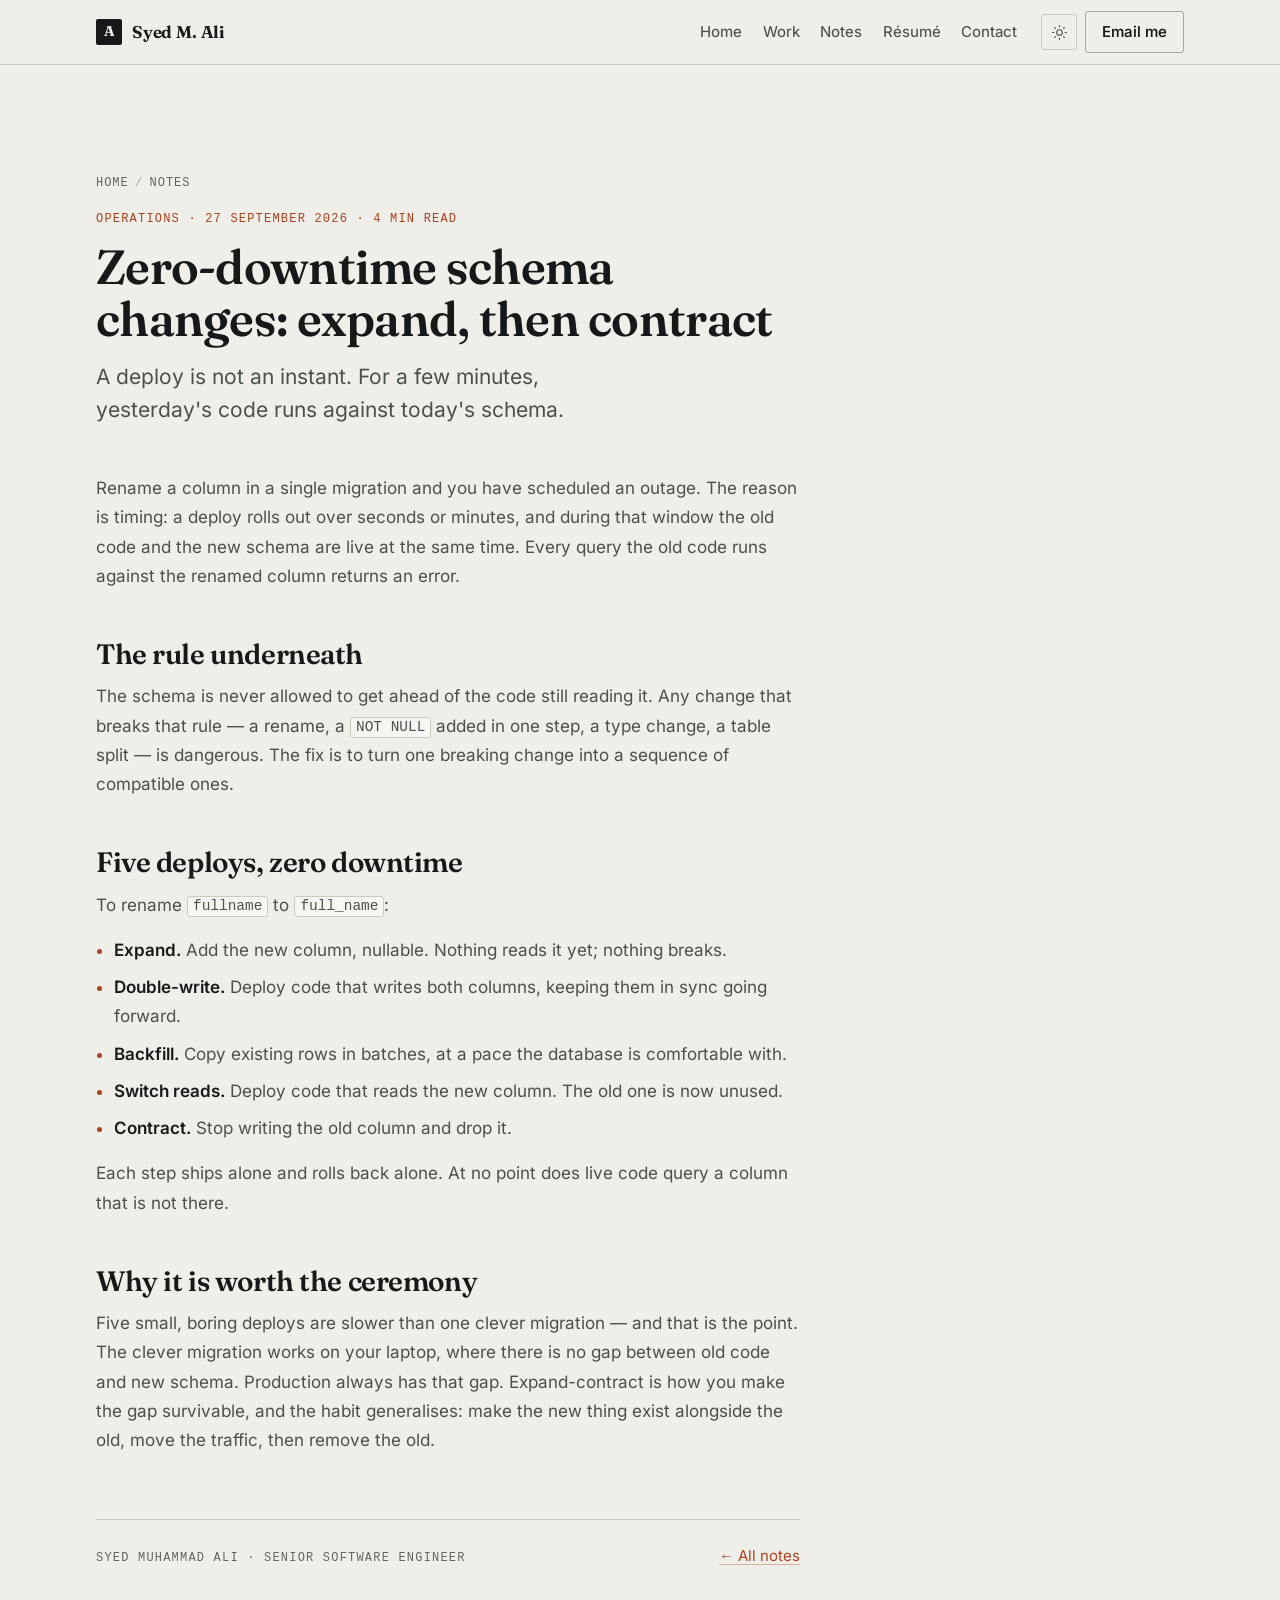
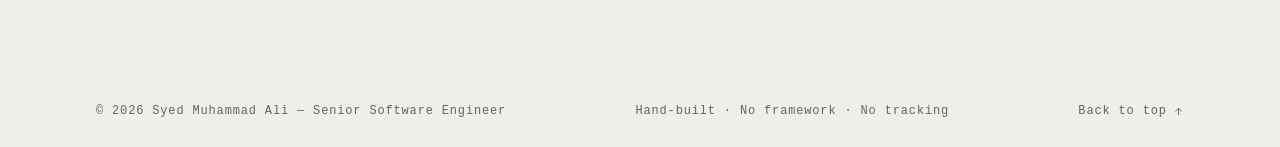
<file: zero-downtime-migrations.html>
<!doctype html>
<html lang="en">
<head>
  <meta charset="utf-8">
  <meta name="viewport" content="width=device-width, initial-scale=1">
  <script>
    (function () {
      var d = document.documentElement;
      d.classList.add("js");
      try {
        var saved = localStorage.getItem("theme");
        var dark = saved ? saved === "dark"
          : window.matchMedia("(prefers-color-scheme: dark)").matches;
        if (dark) d.setAttribute("data-theme", "dark");
      } catch (e) {}
    })();
  </script>
  <title>Zero-downtime schema changes: expand, then contract</title>
  <meta name="description" content="Why renaming a database column in one migration takes production down, and the expand-contract pattern that ships schema changes with zero downtime.">
  <link rel="canonical" href="https://devali.cloud/zero-downtime-migrations.html">
  <meta name="robots" content="index, follow, max-image-preview:large">
  <meta name="author" content="Syed Muhammad Ali">
  <meta name="color-scheme" content="light dark">
  <meta name="theme-color" content="#efeee9" media="(prefers-color-scheme: light)">
  <meta name="theme-color" content="#101210" media="(prefers-color-scheme: dark)">
  <meta property="og:type" content="article">
  <meta property="og:site_name" content="Syed Muhammad Ali">
  <meta property="og:title" content="Zero-downtime schema changes: expand, then contract — Syed Muhammad Ali">
  <meta property="og:description" content="Why renaming a database column in one migration takes production down, and the expand-contract pattern that ships schema changes with zero downtime.">
  <meta property="og:url" content="https://devali.cloud/zero-downtime-migrations.html">
  <meta property="og:image" content="https://devali.cloud/assets/og.jpg?v=c0f45800">
  <meta property="og:image:width" content="1200">
  <meta property="og:image:height" content="630">
  <meta property="og:locale" content="en_US">
  <meta name="twitter:card" content="summary_large_image">
  <meta name="twitter:title" content="Zero-downtime schema changes: expand, then contract — Syed Muhammad Ali">
  <meta name="twitter:description" content="Why renaming a database column in one migration takes production down, and the expand-contract pattern that ships schema changes with zero downtime.">
  <meta name="twitter:image" content="https://devali.cloud/assets/og.jpg?v=c0f45800">
  <link rel="icon" href="favicon.svg?v=36d924cc" type="image/svg+xml">
  <link rel="apple-touch-icon" href="assets/apple-touch-icon.png?v=fb9703d0">
  <link rel="alternate" type="application/rss+xml" title="Notes — Syed Muhammad Ali" href="feed.xml">
  <link rel="preload" href="assets/fonts/fraunces-latin.woff2" as="font" type="font/woff2" crossorigin>
  <link rel="preload" href="assets/fonts/inter-latin.woff2" as="font" type="font/woff2" crossorigin>
  <link rel="stylesheet" href="styles.css?v=1663040d">
  <script type="application/ld+json">
  {
    "@context": "https://schema.org",
    "@graph": [
      {
        "@type": "TechArticle",
        "@id": "https://devali.cloud/zero-downtime-migrations.html#article",
        "headline": "Zero-downtime schema changes: expand, then contract",
        "description": "Why renaming a database column in one migration takes production down, and the expand-contract pattern that ships schema changes with zero downtime.",
        "url": "https://devali.cloud/zero-downtime-migrations.html",
        "datePublished": "2026-09-27",
        "dateModified": "2026-09-27",
        "keywords": "zero downtime deployment, database migration, expand contract, schema change, backwards compatible migration, rename column, backfill",
        "articleSection": "Operations",
        "inLanguage": "en",
        "author": {
          "@id": "https://devali.cloud/#person"
        },
        "publisher": {
          "@id": "https://devali.cloud/#person"
        },
        "mainEntityOfPage": "https://devali.cloud/zero-downtime-migrations.html",
        "image": "https://devali.cloud/assets/og.jpg"
      },
      {
        "@type": "BreadcrumbList",
        "itemListElement": [
          {
            "@type": "ListItem",
            "position": 1,
            "name": "Home",
            "item": "https://devali.cloud/"
          },
          {
            "@type": "ListItem",
            "position": 2,
            "name": "Notes",
            "item": "https://devali.cloud/notes.html"
          },
          {
            "@type": "ListItem",
            "position": 3,
            "name": "Zero-downtime schema changes: expand, then contract",
            "item": "https://devali.cloud/zero-downtime-migrations.html"
          }
        ]
      }
    ]
  }
  </script>
</head>
<body id="top">
  <a class="skip-link" href="#main">Skip to content</a>
  <header class="masthead">
    <div class="container masthead-inner">
      <a class="wordmark" href="index.html">
        <span class="wordmark-mark" aria-hidden="true">A</span>
        <span>Syed M. Ali</span>
      </a>
      <nav class="nav" id="site-nav" aria-label="Sections">
        <ul class="nav-list">
          <li><a href="index.html"><span class="nav-num" aria-hidden="true">&larr;</span>Home</a></li>
          <li><a href="work.html"><span class="nav-num" aria-hidden="true">01</span>Work</a></li>
          <li><a href="notes.html" aria-current="page"><span class="nav-num" aria-hidden="true">02</span>Notes</a></li>
          <li><a href="resume.html"><span class="nav-num" aria-hidden="true">03</span>R&eacute;sum&eacute;</a></li>
          <li><a href="index.html#contact"><span class="nav-num" aria-hidden="true">04</span>Contact</a></li>
        </ul>
      </nav>
      <div class="masthead-actions">
        <button class="theme-toggle" type="button" aria-label="Switch to dark theme">
          <svg class="icon-sun" viewBox="0 0 24 24" aria-hidden="true" focusable="false"><circle cx="12" cy="12" r="4"/><path d="M12 2v2M12 20v2M4.9 4.9l1.4 1.4M17.7 17.7l1.4 1.4M2 12h2M20 12h2M4.9 19.1l1.4-1.4M17.7 6.3l1.4-1.4"/></svg>
          <svg class="icon-moon" viewBox="0 0 24 24" aria-hidden="true" focusable="false"><path d="M20 14.5A8.5 8.5 0 0 1 9.5 4a8.5 8.5 0 1 0 10.5 10.5z"/></svg>
        </button>
        <a class="masthead-cta" href="mailto:dev.alinaqvi@gmail.com">Email me</a>
        <button class="nav-toggle" type="button" aria-expanded="false" aria-controls="site-nav">
          <span class="nav-toggle-bars" aria-hidden="true"><span></span><span></span><span></span></span>
          Menu
        </button>
      </div>
    </div>
    <div class="scroll-progress" aria-hidden="true"></div>
  </header>
  <main id="main">
    <section class="band" style="border-top:0">
      <div class="container">
        <article class="article">
          <p class="crumbs"><a href="index.html">Home</a><span>/</span><a href="notes.html">Notes</a></p>
          <div class="article-head" data-reveal>
            <p class="mono">Operations &middot; 27 September 2026 &middot; 4 min read</p>
            <h1>Zero-downtime schema changes: expand, then contract</h1>
            <p class="article-dek">A deploy is not an instant. For a few minutes, yesterday&#39;s code runs against today&#39;s schema.</p>
          </div>
          <div class="prose" data-reveal>
<p>Rename a column in a single migration and you have scheduled an outage. The reason is timing: a deploy rolls out over seconds or minutes, and during that window the old code and the new schema are live at the same time. Every query the old code runs against the renamed column returns an error.</p>
<h2>The rule underneath</h2>
<p>The schema is never allowed to get ahead of the code still reading it. Any change that breaks that rule — a rename, a <code>NOT NULL</code> added in one step, a type change, a table split — is dangerous. The fix is to turn one breaking change into a sequence of compatible ones.</p>
<h2>Five deploys, zero downtime</h2>
<p>To rename <code>fullname</code> to <code>full_name</code>:</p>
<ul>
<li><strong>Expand.</strong> Add the new column, nullable. Nothing reads it yet; nothing breaks.</li>
<li><strong>Double-write.</strong> Deploy code that writes both columns, keeping them in sync going forward.</li>
<li><strong>Backfill.</strong> Copy existing rows in batches, at a pace the database is comfortable with.</li>
<li><strong>Switch reads.</strong> Deploy code that reads the new column. The old one is now unused.</li>
<li><strong>Contract.</strong> Stop writing the old column and drop it.</li>
</ul>
<p>Each step ships alone and rolls back alone. At no point does live code query a column that is not there.</p>
<h2>Why it is worth the ceremony</h2>
<p>Five small, boring deploys are slower than one clever migration — and that is the point. The clever migration works on your laptop, where there is no gap between old code and new schema. Production always has that gap. Expand-contract is how you make the gap survivable, and the habit generalises: make the new thing exist alongside the old, move the traffic, then remove the old.</p>
          </div>
          <div class="article-foot">
            <p class="mono">Syed Muhammad Ali &middot; Senior Software Engineer</p>
            <p><a href="notes.html">&larr; All notes</a></p>
          </div>
        </article>
      </div>
    </section>
  </main>
  <footer class="site-footer">
    <div class="container footer-inner">
      <p>© 2026 Syed Muhammad Ali — Senior Software Engineer</p>
      <p class="footer-note">Hand-built · No framework · No tracking</p>
      <p><a class="footer-top" href="#top">Back to top
        <svg viewBox="0 0 24 24" aria-hidden="true" focusable="false"><path d="M12 19V5M6 11l6-6 6 6"/></svg>
      </a></p>
    </div>
  </footer>

  <script src="script.js?v=7ac01984" defer></script>
</body>
</html>
</file>
<file: styles.css>
/* ==========================================================================
   Syed Muhammad Ali — portfolio
   ---------------------------------------------------------------------------
   Identity: "Bone & Ember". A technical-editorial system built on three voices
   — Fraunces (display serif), Inter (text/UI), system mono (metadata) — laid
   over a visible structural grid. One accent, used sparingly. No framework.
   ========================================================================== */

/* --------------------------------------------------------------------------
   1. Fonts
   Both faces are variable; declare their real axis ranges so the full weight
   range is available rather than being clamped to 400–700.
   -------------------------------------------------------------------------- */

@font-face {
  font-family: "Fraunces";
  src: url("assets/fonts/fraunces-latin.woff2") format("woff2");
  font-weight: 100 900;
  font-display: swap;
}
@font-face {
  font-family: "Inter";
  src: url("assets/fonts/inter-latin.woff2") format("woff2");
  font-weight: 100 900;
  font-display: swap;
}

/* --------------------------------------------------------------------------
   2. Tokens
   -------------------------------------------------------------------------- */

:root {
  /* --- Light theme: "Bone" --------------------------------------------
     Warm low-chroma neutrals, a near-black with a green undertone, and a
     single oxidised ember accent. All text pairs verified at WCAG AA. */
  --bg: #efeee9;
  --bg-sunken: #e4e2da;
  --surface: #f7f6f3;
  --surface-raised: #ffffff;

  --ink: #161918;
  --ink-2: #4b504c;
  --ink-3: #61665e;

  --line: #cbc8bc;
  --line-strong: #a9a69a;

  --accent: #a8411f;
  --accent-hover: #853114;
  --on-accent: #ffffff;
  --accent-wash: rgba(168, 65, 31, 0.09);

  /* Inverted block (contact). Designed per theme, not derived. */
  --contrast-bg: #161918;
  --contrast-ink: #efeee9;
  --contrast-ink-2: #a7aba4;
  --contrast-line: #343834;
  --contrast-accent: #e8825a;

  --shadow-raised: 0 1px 2px rgba(22, 25, 24, 0.04), 0 8px 24px -12px rgba(22, 25, 24, 0.16);
  --portrait-filter: none;
  --media-filter: none;

  /* --- Type ------------------------------------------------------------ */
  --font-display: "Fraunces", Georgia, "Times New Roman", serif;
  --font-text: "Inter", -apple-system, BlinkMacSystemFont, "Segoe UI", Roboto, sans-serif;
  --font-mono: ui-monospace, SFMono-Regular, "SF Mono", Menlo, Consolas, "Liberation Mono", monospace;

  --t-display: clamp(2.875rem, 7.4vw, 5.125rem);
  --t-h2: clamp(1.875rem, 3.2vw, 2.5rem);
  --t-h3: clamp(1.1875rem, 1.65vw, 1.4375rem);
  --t-lede: clamp(1.0625rem, 0.95rem + 0.55vw, 1.3125rem);
  --t-body: 1.0625rem;
  --t-sm: 0.9375rem;
  --t-xs: 0.8125rem;
  --t-mono: 0.75rem;

  /* --- Space ----------------------------------------------------------- */
  --s-1: 0.25rem;
  --s-2: 0.5rem;
  --s-3: 0.75rem;
  --s-4: 1rem;
  --s-5: 1.5rem;
  --s-6: 2rem;
  --s-7: 3rem;
  --s-8: 4rem;
  --s-section: clamp(4rem, 8.5vw, 7rem);

  /* --- Layout ---------------------------------------------------------- */
  --container: 74rem;
  --gutter: clamp(1.25rem, 4.5vw, 3rem);
  --rail: 8.5rem;
  --rail-gap: clamp(1.5rem, 4vw, 3.5rem);
  --measure: 60ch;
  --header-h: 4rem;

  --radius: 3px;
  --ease: cubic-bezier(0.22, 0.61, 0.36, 1);
  --dur: 180ms;

  color-scheme: light;
}

/* --- Dark theme: "Graphite" ------------------------------------------------
   Designed independently: surfaces build upward from a green-black ground,
   borders lifted for visibility, the accent softened and lightened so it
   reads warm rather than neon against a dark field. */
:root[data-theme="dark"] {
  --bg: #101210;
  --bg-sunken: #0a0b0a;
  --surface: #171a18;
  --surface-raised: #1e221f;

  --ink: #e9e7e0;
  --ink-2: #a8aca5;
  --ink-3: #848982;

  --line: #383c38;
  --line-strong: #4c514b;

  --accent: #e8825a;
  --accent-hover: #f09a77;
  --on-accent: #101210;
  --accent-wash: rgba(232, 130, 90, 0.12);

  /* The inverted block goes deeper, not lighter — inverting to bone here
     would blow a hole in the page. */
  --contrast-bg: #0a0b0a;
  --contrast-ink: #e9e7e0;
  --contrast-ink-2: #a8aca5;
  --contrast-line: #2b2f2c;
  --contrast-accent: #e8825a;

  --shadow-raised: 0 1px 2px rgba(0, 0, 0, 0.4), 0 10px 28px -14px rgba(0, 0, 0, 0.7);
  /* The portrait is shot on a light studio background, which would otherwise
     read as a lit block against the dark ground. Tuned so the backdrop settles
     to a mid grey while the face keeps its luminosity. */
  --portrait-filter: brightness(0.72) contrast(1.08);
  /* Work images are light-ground design covers; take the glare off without
     muddying their text. */
  --media-filter: brightness(0.86) contrast(1.02);

  color-scheme: dark;
}

/* --------------------------------------------------------------------------
   3. Base
   -------------------------------------------------------------------------- */

*,
*::before,
*::after {
  box-sizing: border-box;
}

html {
  scroll-behavior: smooth;
  scroll-padding-top: calc(var(--header-h) + 1.5rem);
  -webkit-text-size-adjust: 100%;
}

body {
  margin: 0;
  background: var(--bg);
  color: var(--ink);
  font-family: var(--font-text);
  font-size: var(--t-body);
  line-height: 1.65;
  font-synthesis-weight: none;
  -webkit-font-smoothing: antialiased;
  -moz-osx-font-smoothing: grayscale;
}

/* Theme swap: animate only while the user is actually toggling, so the page
   never fades in on first paint. */
html.theme-anim,
html.theme-anim body,
html.theme-anim .masthead,
html.theme-anim .band,
html.theme-anim .contact,
html.theme-anim .portrait img,
html.theme-anim .nav {
  transition: background-color 260ms var(--ease), color 260ms var(--ease),
    border-color 260ms var(--ease), filter 260ms var(--ease);
}

h1,
h2,
h3,
h4 {
  margin: 0;
  font-family: var(--font-display);
  font-optical-sizing: auto;
  font-weight: 600;
  line-height: 1.12;
  letter-spacing: -0.015em;
  text-wrap: balance;
}

p {
  margin: 0;
  text-wrap: pretty;
}

ul,
ol,
dl,
dd,
figure,
blockquote {
  margin: 0;
  padding: 0;
}

li {
  list-style: none;
}

img,
svg {
  display: block;
  max-width: 100%;
}

a {
  color: var(--accent);
  text-decoration: underline;
  text-decoration-thickness: 1px;
  text-underline-offset: 0.22em;
  text-decoration-color: color-mix(in srgb, currentColor 35%, transparent);
  transition: color var(--dur) var(--ease), text-decoration-color var(--dur) var(--ease);
}

a:hover {
  color: var(--accent-hover);
  text-decoration-color: currentColor;
}

:focus-visible {
  outline: 2px solid var(--accent);
  outline-offset: 3px;
  border-radius: 2px;
}

::selection {
  background: var(--accent-wash);
  color: var(--ink);
}

/* --------------------------------------------------------------------------
   4. Primitives
   -------------------------------------------------------------------------- */

.container {
  width: 100%;
  max-width: var(--container);
  margin-inline: auto;
  padding-inline: var(--gutter);
}

.u-hidden {
  position: absolute;
  width: 1px;
  height: 1px;
  margin: -1px;
  padding: 0;
  overflow: hidden;
  clip-path: inset(50%);
  white-space: nowrap;
  border: 0;
}

/* Metadata voice: small, tracked, monospace. Used for indices, dates,
   labels and coordinates — the "technical" register of the system. */
.mono {
  font-family: var(--font-mono);
  font-size: var(--t-mono);
  font-weight: 500;
  letter-spacing: 0.1em;
  text-transform: uppercase;
  color: var(--ink-3);
  font-feature-settings: "tnum" 1;
}

.skip-link {
  position: absolute;
  top: -4rem;
  left: var(--gutter);
  z-index: 200;
  padding: 0.625rem 1rem;
  background: var(--ink);
  color: var(--bg);
  font-size: var(--t-sm);
  font-weight: 550;
  text-decoration: none;
  border-radius: var(--radius);
  transition: top var(--dur) var(--ease);
}

.skip-link:focus {
  top: 0.75rem;
  color: var(--bg);
}

/* --------------------------------------------------------------------------
   5. Masthead
   -------------------------------------------------------------------------- */

.masthead {
  position: sticky;
  top: 0;
  z-index: 100;
  background: color-mix(in srgb, var(--bg) 88%, transparent);
  backdrop-filter: saturate(1.4) blur(10px);
  -webkit-backdrop-filter: saturate(1.4) blur(10px);
  border-bottom: 1px solid var(--line);
}

@supports not (backdrop-filter: blur(4px)) {
  .masthead {
    background: var(--bg);
  }
}

.masthead-inner {
  display: flex;
  align-items: center;
  gap: var(--s-5);
  min-height: var(--header-h);
}

/* --- Wordmark --- */

.wordmark {
  display: inline-flex;
  align-items: center;
  gap: 0.625rem;
  margin-right: auto;
  color: var(--ink);
  font-family: var(--font-display);
  font-size: 1.0625rem;
  font-weight: 650;
  letter-spacing: -0.01em;
  text-decoration: none;
  white-space: nowrap;
}

.wordmark-mark {
  display: grid;
  place-items: center;
  width: 1.625rem;
  height: 1.625rem;
  background: var(--ink);
  color: var(--bg);
  border-radius: 2px;
  font-size: 0.875rem;
  font-weight: 700;
  letter-spacing: 0;
  transition: background-color var(--dur) var(--ease);
}

.wordmark:hover .wordmark-mark {
  background: var(--accent);
  color: var(--on-accent);
}

/* --- Desktop navigation --- */

.nav-list {
  display: flex;
  align-items: center;
  gap: clamp(0.5rem, 1.6vw, 1.5rem);
}

/* The index numerals belong to the mobile panel only. */
.nav-num {
  display: none;
}

.nav a {
  position: relative;
  display: block;
  padding: 0.375rem 0;
  color: var(--ink-2);
  font-size: var(--t-sm);
  font-weight: 450;
  text-decoration: none;
  transition: color var(--dur) var(--ease);
}

.nav a::after {
  content: "";
  position: absolute;
  left: 0;
  right: 0;
  bottom: 0;
  height: 1px;
  background: currentColor;
  transform: scaleX(0);
  transform-origin: left;
  transition: transform var(--dur) var(--ease);
}

.nav a:hover {
  color: var(--ink);
}

.nav a:hover::after {
  transform: scaleX(1);
}

/* Active section: marked by an accent dot *and* a weight/colour shift, so the
   state never depends on colour alone. */
.nav a[aria-current="true"] {
  color: var(--ink);
  font-weight: 550;
}

.nav a[aria-current="true"]::before {
  content: "";
  position: absolute;
  left: 50%;
  bottom: -0.125rem;
  width: 4px;
  height: 4px;
  margin-left: -2px;
  border-radius: 50%;
  background: var(--accent);
}

/* --- Header actions --- */

.masthead-actions {
  display: flex;
  align-items: center;
  gap: var(--s-2);
}

html:not(.js) .theme-toggle {
  display: none;
}

.theme-toggle {
  display: grid;
  place-items: center;
  width: 2.25rem;
  height: 2.25rem;
  padding: 0;
  background: transparent;
  border: 1px solid var(--line);
  border-radius: var(--radius);
  color: var(--ink-2);
  cursor: pointer;
  transition: color var(--dur) var(--ease), border-color var(--dur) var(--ease),
    background-color var(--dur) var(--ease);
}

.theme-toggle:hover {
  color: var(--ink);
  border-color: var(--line-strong);
  background: var(--surface);
}

.theme-toggle svg {
  width: 1.0625rem;
  height: 1.0625rem;
  stroke: currentColor;
  fill: none;
  stroke-width: 1.5;
  stroke-linecap: round;
  stroke-linejoin: round;
}

/* Show the icon for the theme the button will switch *to*. */
.theme-toggle .icon-moon {
  display: none;
}

:root[data-theme="dark"] .theme-toggle .icon-moon {
  display: block;
}

:root[data-theme="dark"] .theme-toggle .icon-sun {
  display: none;
}

.masthead-cta {
  display: inline-block;
  padding: 0.5rem 1rem;
  border: 1px solid var(--line-strong);
  border-radius: var(--radius);
  color: var(--ink);
  font-size: var(--t-sm);
  font-weight: 550;
  text-decoration: none;
  transition: border-color var(--dur) var(--ease), background-color var(--dur) var(--ease),
    color var(--dur) var(--ease);
}

.masthead-cta:hover {
  color: var(--on-accent);
  background: var(--accent);
  border-color: var(--accent);
}

/* --- Mobile menu button --- */

.nav-toggle {
  display: none;
  align-items: center;
  gap: 0.5rem;
  height: 2.25rem;
  padding: 0 0.75rem;
  background: transparent;
  border: 1px solid var(--line);
  border-radius: var(--radius);
  color: var(--ink);
  font: inherit;
  font-size: var(--t-sm);
  font-weight: 500;
  cursor: pointer;
}

.nav-toggle:hover {
  border-color: var(--line-strong);
}

.nav-toggle-bars {
  display: grid;
  gap: 3px;
  width: 14px;
}

.nav-toggle-bars span {
  display: block;
  height: 1.5px;
  background: currentColor;
  transition: transform var(--dur) var(--ease), opacity var(--dur) var(--ease);
}

.nav-toggle[aria-expanded="true"] .nav-toggle-bars span:nth-child(1) {
  transform: translateY(4.5px) rotate(45deg);
}

.nav-toggle[aria-expanded="true"] .nav-toggle-bars span:nth-child(2) {
  opacity: 0;
}

.nav-toggle[aria-expanded="true"] .nav-toggle-bars span:nth-child(3) {
  transform: translateY(-4.5px) rotate(-45deg);
}

/* --- Scroll progress --- */

.scroll-progress {
  position: absolute;
  left: 0;
  bottom: -1px;
  height: 1px;
  width: 100%;
  background: var(--accent);
  transform: scaleX(0);
  transform-origin: left;
}

/* --------------------------------------------------------------------------
   6. Layout: the rule grid
   A shared spine — an index rail and a vertical hairline — runs down the page
   and holds the varied section compositions on one structure.
   -------------------------------------------------------------------------- */

.band {
  border-top: 1px solid var(--line);
  padding-block: var(--s-section);
}

.band--sunken {
  background: var(--bg-sunken);
}

.spread {
  display: grid;
  grid-template-columns: [rail] var(--rail) [body] minmax(0, 1fr);
  column-gap: var(--rail-gap);
}

.rail {
  position: relative;
  border-right: 1px solid var(--line);
  padding-right: var(--rail-gap);
}

.rail-inner {
  position: sticky;
  top: calc(var(--header-h) + 2rem);
  display: flex;
  flex-direction: column;
  align-items: flex-end;
  gap: 0.5rem;
  text-align: right;
}

.rail-index {
  font-family: var(--font-mono);
  font-size: var(--t-mono);
  font-weight: 600;
  letter-spacing: 0.12em;
  color: var(--accent);
  font-feature-settings: "tnum" 1;
}

.rail-label {
  font-family: var(--font-mono);
  font-size: var(--t-mono);
  letter-spacing: 0.1em;
  text-transform: uppercase;
  color: var(--ink-3);
  line-height: 1.4;
}

.band-head {
  margin-bottom: clamp(2rem, 4.5vw, 3.25rem);
}

.band-head h2 {
  font-size: var(--t-h2);
}

.band-lede {
  max-width: 46ch;
  margin-top: var(--s-4);
  color: var(--ink-2);
  font-size: var(--t-lede);
  line-height: 1.55;
}

/* --------------------------------------------------------------------------
   7. Buttons
   -------------------------------------------------------------------------- */

.btn {
  display: inline-flex;
  align-items: center;
  gap: 0.5rem;
  padding: 0.8125rem 1.375rem;
  border: 1px solid transparent;
  border-radius: var(--radius);
  font-size: var(--t-sm);
  font-weight: 550;
  line-height: 1;
  text-decoration: none;
  cursor: pointer;
  transition: background-color var(--dur) var(--ease), border-color var(--dur) var(--ease),
    color var(--dur) var(--ease), transform var(--dur) var(--ease);
}

.btn svg {
  width: 1rem;
  height: 1rem;
  stroke: currentColor;
  fill: none;
  stroke-width: 1.6;
  stroke-linecap: round;
  stroke-linejoin: round;
  transition: transform var(--dur) var(--ease);
}

.btn--primary {
  background: var(--ink);
  color: var(--bg);
  border-color: var(--ink);
}

.btn--primary:hover {
  background: var(--accent);
  border-color: var(--accent);
  color: var(--on-accent);
  transform: translateY(-1px);
}

.btn--ghost {
  color: var(--ink);
  border-color: var(--line-strong);
}

.btn--ghost:hover {
  color: var(--ink);
  border-color: var(--ink);
  background: var(--surface);
  transform: translateY(-1px);
}

.btn--ghost:hover svg {
  transform: translateY(2px);
}

/* --------------------------------------------------------------------------
   8. Hero
   -------------------------------------------------------------------------- */

.hero {
  padding-top: clamp(3rem, 7vw, 5.5rem);
  padding-bottom: 0;
}

.hero-grid {
  display: grid;
  grid-template-columns: minmax(0, 1fr) 19rem;
  grid-template-areas:
    "eyebrow portrait"
    "name    portrait"
    "lede    portrait"
    "actions portrait";
  grid-template-rows: auto auto auto 1fr;
  column-gap: clamp(2.5rem, 6vw, 5rem);
  padding-bottom: clamp(2.5rem, 6vw, 4.5rem);
}

.hero-eyebrow { grid-area: eyebrow; }
.hero h1 { grid-area: name; }
.hero-lede { grid-area: lede; }
.hero-actions { grid-area: actions; }
.portrait { grid-area: portrait; align-self: start; }

.hero-eyebrow {
  display: flex;
  align-items: center;
  gap: 0.75rem;
  margin-bottom: clamp(1.25rem, 3vw, 2rem);
}

.hero-eyebrow .mono {
  color: var(--accent);
  font-weight: 600;
}

.hero-eyebrow .rule {
  flex: 0 0 2.5rem;
  height: 2px;
  background: var(--accent);
}

.hero h1 {
  font-size: var(--t-display);
  font-weight: 650;
  line-height: 1.02;
  letter-spacing: -0.028em;
  margin-bottom: clamp(1.25rem, 2.5vw, 1.75rem);
}

/* Both lines are set at one size; the hierarchy comes from weight alone, so
   the lockup reads as a single deliberate mark rather than two mismatched
   words. */
.hero h1 .given,
.hero h1 .family {
  display: block;
}

.hero h1 .given {
  color: var(--ink-2);
  font-weight: 380;
}

.hero h1 .family {
  font-weight: 700;
}

.hero-lede {
  max-width: 52ch;
  color: var(--ink-2);
  font-size: var(--t-lede);
  line-height: 1.6;
}

.hero-lede strong {
  color: var(--ink);
  font-weight: 550;
}

.hero-actions {
  display: flex;
  flex-wrap: wrap;
  align-items: center;
  gap: var(--s-3);
  margin-top: clamp(1.75rem, 3.5vw, 2.5rem);
}

/* --- Portrait --- */

.portrait {
  position: relative;
}

.portrait img {
  width: 100%;
  height: auto;
  border: 1px solid var(--line);
  border-radius: 2px;
  filter: var(--portrait-filter);
}

.portrait figcaption {
  display: flex;
  align-items: baseline;
  gap: 0.5rem;
  margin-top: 0.875rem;
  padding-top: 0.75rem;
  border-top: 1px solid var(--line);
  font-size: var(--t-xs);
  color: var(--ink-3);
  line-height: 1.5;
  text-wrap: pretty;
}

.status-dot {
  flex: 0 0 auto;
  width: 6px;
  height: 6px;
  border-radius: 50%;
  background: var(--accent);
  transform: translateY(-1px);
}

/* --- Spec strip: the hero's base rule --- */

.specs {
  display: grid;
  grid-template-columns: repeat(4, minmax(0, 1fr));
  border-top: 1px solid var(--line);
}

.specs > div {
  padding: var(--s-5) var(--s-5) var(--s-5) 0;
}

.specs > div + div {
  padding-left: var(--s-5);
  border-left: 1px solid var(--line);
}

.specs dt {
  margin-bottom: 0.4rem;
  font-family: var(--font-mono);
  font-size: var(--t-mono);
  font-weight: 500;
  letter-spacing: 0.1em;
  text-transform: uppercase;
  color: var(--ink-3);
}

.specs dd {
  font-size: var(--t-sm);
  font-weight: 500;
  line-height: 1.45;
  color: var(--ink);
}

/* --------------------------------------------------------------------------
   9. About
   -------------------------------------------------------------------------- */

.about-lead {
  max-width: 34ch;
  font-family: var(--font-display);
  font-size: clamp(1.375rem, 2.5vw, 1.875rem);
  font-weight: 500;
  line-height: 1.3;
  letter-spacing: -0.015em;
  color: var(--ink);
}

.about-cols {
  margin-top: clamp(2rem, 4vw, 3rem);
  display: grid;
  grid-template-columns: repeat(2, minmax(0, 1fr));
  gap: clamp(1.75rem, 4vw, 3rem);
  color: var(--ink-2);
}

.about-cols p + p {
  margin-top: var(--s-4);
}

.about-cols strong {
  color: var(--ink);
  font-weight: 550;
}

/* Pull quote — a real line from the text below, given room to breathe. */
.pullquote {
  margin-top: clamp(2.5rem, 5vw, 3.5rem);
  padding-top: var(--s-6);
  border-top: 1px solid var(--line);
}

.pullquote p {
  max-width: 24ch;
  font-family: var(--font-display);
  font-size: clamp(1.5rem, 3vw, 2.125rem);
  font-weight: 550;
  line-height: 1.22;
  letter-spacing: -0.02em;
  color: var(--ink);
}

.pullquote p em {
  font-style: normal;
  color: var(--accent);
}

/* --------------------------------------------------------------------------
   10. Experience — ledger timeline
   -------------------------------------------------------------------------- */

.roles {
  border-top: 1px solid var(--line);
}

.role {
  --role-pad: clamp(1.75rem, 3.5vw, 2.5rem);
  display: grid;
  grid-template-columns: 11rem minmax(0, 1fr);
  gap: var(--s-2) clamp(1.5rem, 3vw, 2.5rem);
  padding-block: var(--role-pad);
  border-bottom: 1px solid var(--line);
  transition: background-color var(--dur) var(--ease);
}

.role:hover {
  background: color-mix(in srgb, var(--surface) 70%, transparent);
}

.role-when {
  position: relative;
  padding-left: 1.125rem;
}

/* Marker node on the timeline rail. */
.role-when::before {
  content: "";
  position: absolute;
  left: 0;
  top: 0.4rem;
  width: 7px;
  height: 7px;
  border-radius: 50%;
  border: 1.5px solid var(--line-strong);
  background: var(--bg);
  transition: border-color var(--dur) var(--ease), background-color var(--dur) var(--ease);
}

.role:hover .role-when::before {
  border-color: var(--ink-3);
}

.role--current .role-when::before {
  border-color: var(--accent);
  background: var(--accent);
}

/* The connector between markers. .role-when stretches to the row's content
   box, so the line is extended across both rows' padding to meet the next
   marker. */
.role-when::after {
  content: "";
  position: absolute;
  left: 3px;
  top: 1.05rem;
  bottom: calc(-2 * var(--role-pad) - 0.4rem);
  width: 1px;
  background: var(--line);
}

.role:last-child .role-when::after {
  content: none;
}

.role-dates {
  font-family: var(--font-mono);
  font-size: var(--t-mono);
  font-weight: 500;
  letter-spacing: 0.07em;
  text-transform: uppercase;
  color: var(--ink-2);
  font-feature-settings: "tnum" 1;
}

.role--current .role-dates {
  color: var(--accent);
  font-weight: 600;
}

.role-place {
  margin-top: 0.3rem;
  font-size: var(--t-xs);
  color: var(--ink-3);
  line-height: 1.45;
}

.role-title {
  font-size: var(--t-h3);
  font-weight: 600;
}

.role--current .role-title {
  font-size: clamp(1.375rem, 2.1vw, 1.75rem);
}

.role-note {
  font-family: var(--font-text);
  font-size: var(--t-xs);
  font-weight: 400;
  letter-spacing: 0;
  color: var(--ink-3);
}

.role-org {
  margin-top: 0.25rem;
  font-size: var(--t-sm);
  font-weight: 550;
  color: var(--accent);
}

.role-summary {
  max-width: var(--measure);
  margin-top: var(--s-3);
  color: var(--ink-2);
  font-size: var(--t-sm);
  line-height: 1.65;
}

/* Stack line: rule-separated, not pills. */
.role-stack {
  display: flex;
  flex-wrap: wrap;
  gap: 0.4rem 0.75rem;
  margin-top: var(--s-4);
}

.role-stack li {
  font-family: var(--font-mono);
  font-size: var(--t-mono);
  letter-spacing: 0.06em;
  color: var(--ink-3);
}

.role-stack li + li::before {
  content: "";
  display: inline-block;
  width: 1px;
  height: 0.7em;
  margin-right: 0.75rem;
  background: var(--line-strong);
  vertical-align: -0.02em;
}

/* --------------------------------------------------------------------------
   11. Expertise — ledger rows
   -------------------------------------------------------------------------- */

.stack {
  border-top: 1px solid var(--line);
}

.stack-row {
  display: grid;
  grid-template-columns: 10rem minmax(0, 1fr);
  gap: var(--s-2) clamp(1.5rem, 3vw, 2.5rem);
  padding-block: clamp(1.125rem, 2.2vw, 1.5rem);
  border-bottom: 1px solid var(--line);
}

.stack-row dt {
  font-family: var(--font-mono);
  font-size: var(--t-mono);
  font-weight: 500;
  letter-spacing: 0.1em;
  text-transform: uppercase;
  color: var(--ink-3);
  padding-top: 0.3rem;
}

.stack-row dd ul {
  display: flex;
  flex-wrap: wrap;
  gap: 0.35rem 0.875rem;
}

.stack-row dd li {
  font-size: var(--t-sm);
  color: var(--ink-2);
  line-height: 1.5;
}

.stack-row dd li + li::before {
  content: "";
  display: inline-block;
  width: 1px;
  height: 0.85em;
  margin-right: 0.875rem;
  background: var(--line);
  vertical-align: -0.08em;
}

/* Daily-use technologies carry more weight — the emphasis is the information. */
.stack-row dd li.is-core {
  color: var(--ink);
  font-weight: 600;
}

.stack-legend {
  margin-top: var(--s-5);
  display: flex;
  align-items: center;
  gap: 0.5rem;
  font-family: var(--font-mono);
  font-size: var(--t-mono);
  letter-spacing: 0.08em;
  color: var(--ink-3);
}

.stack-legend b {
  color: var(--ink);
  font-weight: 600;
}

/* --------------------------------------------------------------------------
   12. Focus
   -------------------------------------------------------------------------- */

.focus {
  display: grid;
  grid-template-columns: repeat(2, minmax(0, 1fr));
  gap: clamp(2rem, 4.5vw, 3.25rem) clamp(2.5rem, 6vw, 4.5rem);
}

.focus > li {
  display: grid;
  grid-template-columns: 2.25rem minmax(0, 1fr);
  gap: 0 var(--s-4);
}

.focus-num {
  font-family: var(--font-mono);
  font-size: var(--t-mono);
  font-weight: 600;
  letter-spacing: 0.1em;
  color: var(--accent);
  padding-top: 0.35rem;
  font-feature-settings: "tnum" 1;
}

.focus h3 {
  font-size: var(--t-h3);
  margin-bottom: var(--s-3);
}

.focus p {
  color: var(--ink-2);
  font-size: var(--t-sm);
  line-height: 1.65;
}

/* --------------------------------------------------------------------------
   13. Education
   -------------------------------------------------------------------------- */

.edu-grid {
  display: grid;
  grid-template-columns: repeat(2, minmax(0, 1fr));
  gap: clamp(2rem, 5vw, 4rem);
}

.edu-heading {
  padding-bottom: var(--s-3);
  margin-bottom: var(--s-2);
  border-bottom: 1px solid var(--line-strong);
  font-family: var(--font-mono);
  font-size: var(--t-mono);
  font-weight: 500;
  letter-spacing: 0.1em;
  text-transform: uppercase;
  color: var(--ink-3);
}

.edu-list li {
  display: flex;
  align-items: baseline;
  justify-content: space-between;
  gap: var(--s-4);
  padding-block: 0.875rem;
  border-bottom: 1px solid var(--line);
}

.edu-title {
  font-size: var(--t-sm);
  font-weight: 550;
  color: var(--ink);
}

.edu-org {
  margin-top: 0.15rem;
  font-size: var(--t-xs);
  color: var(--ink-3);
}

.edu-year {
  flex: 0 0 auto;
  font-family: var(--font-mono);
  font-size: var(--t-mono);
  color: var(--ink-3);
  font-feature-settings: "tnum" 1;
}

/* --------------------------------------------------------------------------
   14. Contact — inverted closing block
   -------------------------------------------------------------------------- */

.contact {
  background: var(--contrast-bg);
  color: var(--contrast-ink);
  padding-block: clamp(4.5rem, 9vw, 7.5rem);
}

.contact .mono {
  color: var(--contrast-ink-2);
}

.contact h2 {
  max-width: 18ch;
  margin-top: var(--s-4);
  font-size: clamp(2rem, 4vw, 3rem);
  font-weight: 600;
  color: var(--contrast-ink);
}

.contact-lede {
  max-width: 46ch;
  margin-top: var(--s-5);
  color: var(--contrast-ink-2);
  font-size: var(--t-lede);
  line-height: 1.6;
}

.contact-email {
  display: inline-block;
  margin-top: clamp(2rem, 4vw, 3rem);
  font-family: var(--font-display);
  font-size: clamp(1.5rem, 4.6vw, 3.25rem);
  font-weight: 550;
  letter-spacing: -0.025em;
  line-height: 1.1;
  color: var(--contrast-ink);
  text-decoration: none;
  overflow-wrap: anywhere;
  border-bottom: 2px solid var(--contrast-line);
  padding-bottom: 0.1em;
  transition: color var(--dur) var(--ease), border-color var(--dur) var(--ease);
}

.contact-email:hover {
  color: var(--contrast-accent);
  border-bottom-color: var(--contrast-accent);
}

.contact-links {
  display: flex;
  flex-wrap: wrap;
  gap: var(--s-2) 0;
  margin-top: clamp(2.5rem, 5vw, 3.5rem);
  padding-top: var(--s-5);
  border-top: 1px solid var(--contrast-line);
}

.contact-links > * {
  flex: 1 1 12rem;
}

.contact-links dt {
  margin-bottom: 0.4rem;
  font-family: var(--font-mono);
  font-size: var(--t-mono);
  letter-spacing: 0.1em;
  text-transform: uppercase;
  color: var(--contrast-ink-2);
}

.contact-links dd {
  font-size: var(--t-sm);
  color: var(--contrast-ink);
}

.contact-links a {
  display: inline-flex;
  align-items: center;
  gap: 0.375rem;
  color: var(--contrast-ink);
  text-decoration: none;
  border-bottom: 1px solid var(--contrast-line);
  padding-bottom: 1px;
  transition: color var(--dur) var(--ease), border-color var(--dur) var(--ease);
}

.contact-links a:hover {
  color: var(--contrast-accent);
  border-bottom-color: var(--contrast-accent);
}

.contact-links a svg {
  width: 0.75rem;
  height: 0.75rem;
  stroke: currentColor;
  fill: none;
  stroke-width: 1.75;
  stroke-linecap: round;
  stroke-linejoin: round;
  opacity: 0.55;
}

/* --------------------------------------------------------------------------
   15. Footer
   -------------------------------------------------------------------------- */

.site-footer {
  background: var(--bg);
  padding-block: var(--s-5);
}

.footer-inner {
  display: flex;
  flex-wrap: wrap;
  align-items: center;
  justify-content: space-between;
  gap: var(--s-3) var(--s-5);
}

.footer-inner p {
  font-family: var(--font-mono);
  font-size: var(--t-mono);
  letter-spacing: 0.07em;
  color: var(--ink-3);
}

.footer-top {
  display: inline-flex;
  align-items: center;
  gap: 0.375rem;
  color: var(--ink-3);
  text-decoration: none;
  border-bottom: 1px solid transparent;
}

.footer-top svg {
  width: 0.7rem;
  height: 0.7rem;
  stroke: currentColor;
  fill: none;
  stroke-width: 2;
  stroke-linecap: round;
  stroke-linejoin: round;
  transition: transform var(--dur) var(--ease);
}

.footer-top:hover {
  color: var(--ink);
  border-bottom-color: var(--line-strong);
}

.footer-top:hover svg {
  transform: translateY(-2px);
}

/* --------------------------------------------------------------------------
   16. Scroll reveal
   Applied only when JS is running, so content is never hidden by default.
   -------------------------------------------------------------------------- */

html.js [data-reveal] {
  opacity: 0;
  transform: translateY(10px);
  transition: opacity 520ms var(--ease), transform 520ms var(--ease);
  transition-delay: var(--reveal-delay, 0ms);
}

html.js [data-reveal].is-visible {
  opacity: 1;
  transform: none;
}

/* --------------------------------------------------------------------------
   17. Responsive
   Each breakpoint is a deliberate recomposition, not a collapse.
   -------------------------------------------------------------------------- */

/* Large desktop: let the measure breathe rather than stretching columns. */
@media (min-width: 100rem) {
  :root {
    --container: 78rem;
    --rail: 10rem;
  }
}

@media (max-width: 68rem) {
  :root {
    --rail: 6.5rem;
  }

  .hero-grid {
    grid-template-columns: minmax(0, 1fr) 15.5rem;
  }
}

@media (max-width: 60rem) {
  .masthead-cta {
    display: none;
  }

  .hero-grid {
    grid-template-columns: minmax(0, 1fr);
    row-gap: clamp(2rem, 5vw, 3rem);
  }

  .hero-grid {
    grid-template-columns: minmax(0, 1fr);
    grid-template-areas:
      "eyebrow"
      "name"
      "portrait"
      "lede"
      "actions";
    grid-template-rows: none;
    row-gap: clamp(1.5rem, 4vw, 2rem);
  }

  /* The name leads on narrow canvases; the portrait becomes a byline strip
     beneath it rather than a block that pushes the name off-screen. */
  .portrait {
    display: flex;
    align-items: center;
    gap: 1rem;
    max-width: none;
  }

  .portrait picture {
    flex: 0 0 4.5rem;
  }

  .portrait figcaption {
    margin-top: 0;
    padding-top: 0;
    padding-left: 1rem;
    border-top: 0;
    border-left: 1px solid var(--line);
  }

  .specs {
    grid-template-columns: repeat(2, minmax(0, 1fr));
  }

  .specs > div {
    padding: var(--s-4) var(--s-4) var(--s-4) 0;
  }

  .specs > div + div {
    padding-left: var(--s-4);
  }

  .specs > div:nth-child(odd) {
    padding-left: 0;
    border-left: 0;
  }

  .specs > div:nth-child(n + 3) {
    border-top: 1px solid var(--line);
  }

  .about-cols {
    grid-template-columns: minmax(0, 1fr);
    /* Once the columns collapse, cap the measure so the prose doesn't run to
       tablet-width lines. */
    max-width: 64ch;
  }

  .focus {
    grid-template-columns: minmax(0, 1fr);
  }
}

/* Tablet / mobile: the rail folds from a column into a header line, and the
   grid spine becomes a horizontal rule. */
@media (max-width: 52rem) {
  :root {
    --header-h: 3.5rem;
  }

  .nav-toggle {
    display: inline-flex;
  }

  /* Without JS the toggle is inert, so the panel would be unreachable. Fall
     back to a plain static list instead of a hidden sheet. */
  html:not(.js) .nav-toggle {
    display: none;
  }

  html:not(.js) .nav {
    position: static;
    visibility: visible;
    opacity: 1;
    transform: none;
    max-height: none;
    box-shadow: none;
    border-bottom: 0;
  }

  html:not(.js) .masthead-inner {
    flex-wrap: wrap;
  }

  html:not(.js) .nav {
    order: 3;
    flex: 1 0 100%;
    margin-inline: calc(-1 * var(--gutter));
    border-top: 1px solid var(--line);
  }

  .spread {
    grid-template-columns: minmax(0, 1fr);
    row-gap: var(--s-5);
  }

  .rail {
    border-right: 0;
    padding-right: 0;
    padding-bottom: var(--s-3);
    border-bottom: 1px solid var(--line-strong);
  }

  .rail-inner {
    position: static;
    flex-direction: row;
    align-items: baseline;
    gap: 0.75rem;
    text-align: left;
  }

  .role {
    grid-template-columns: minmax(0, 1fr);
    gap: 0;
  }

  .role-when {
    display: flex;
    align-items: baseline;
    flex-wrap: wrap;
    gap: 0.25rem 0.75rem;
    margin-bottom: 0.625rem;
  }

  .role-when::after {
    content: none;
  }

  .role-place {
    margin-top: 0;
  }

  .stack-row {
    grid-template-columns: minmax(0, 1fr);
    gap: 0.5rem;
  }

  .stack-row dt {
    padding-top: 0;
  }

  .edu-grid {
    grid-template-columns: minmax(0, 1fr);
  }

  .contact-links > * {
    flex-basis: 100%;
  }

  .contact-links > * + * {
    margin-top: var(--s-4);
  }
}

@media (max-width: 34rem) {
  .specs {
    grid-template-columns: minmax(0, 1fr);
  }

  .specs > div,
  .specs > div + div {
    padding: 0.875rem 0;
    border-left: 0;
    border-top: 1px solid var(--line);
  }

  .specs > div:first-child {
    border-top: 0;
  }

  .portrait picture {
    flex-basis: 4rem;
  }

  .hero-actions .btn {
    flex: 1 1 100%;
    justify-content: center;
  }

  .footer-inner {
    flex-direction: column;
    align-items: flex-start;
  }
}

/* --- Mobile navigation panel ---
   The same list, recomposed: a full-width sheet with index numerals, rather
   than the desktop row squeezed down. --------------------------------------- */

@media (max-width: 52rem) {
  /* Scrim: the open panel needs to read as a layer over the page. It hangs off
     <body> because the masthead's backdrop-filter makes it a containing block
     for fixed descendants. :has() keeps it markup-free; browsers without it
     still get the panel and its shadow. */
  body:has(.nav.is-open)::after {
    content: "";
    position: fixed;
    inset: 0;
    z-index: 90;
    background: color-mix(in srgb, var(--bg) 70%, transparent);
    backdrop-filter: blur(2px);
    -webkit-backdrop-filter: blur(2px);
  }

  /* Absolute against the sticky masthead, not fixed: the header is already the
     containing block, so this is what actually pins the panel under it. */
  .nav {
    position: absolute;
    top: 100%;
    left: 0;
    right: 0;
    z-index: 99;
    max-height: calc(100dvh - var(--header-h));
    overflow-y: auto;
    background: var(--bg);
    border-bottom: 1px solid var(--line);
    box-shadow: var(--shadow-raised);
    visibility: hidden;
    opacity: 0;
    transform: translateY(-8px);
    transition: opacity var(--dur) var(--ease), transform var(--dur) var(--ease),
      visibility var(--dur);
  }

  .nav.is-open {
    visibility: visible;
    opacity: 1;
    transform: none;
  }

  .nav-list {
    display: block;
    padding: var(--s-2) 0 var(--s-4);
  }

  .nav-list li {
    padding-inline: var(--gutter);
  }

  .nav a {
    display: flex;
    align-items: baseline;
    gap: 0.875rem;
    padding-block: 0.875rem;
    border-bottom: 1px solid var(--line);
    color: var(--ink);
    font-size: 1.0625rem;
    font-weight: 500;
  }

  .nav-list li:last-child a {
    border-bottom: 0;
  }

  .nav a::after,
  .nav a[aria-current="true"]::before {
    content: none;
  }

  .nav-num {
    display: block;
    flex: 0 0 auto;
    font-family: var(--font-mono);
    font-size: var(--t-mono);
    font-weight: 500;
    letter-spacing: 0.1em;
    color: var(--ink-3);
    font-feature-settings: "tnum" 1;
  }

  .nav a[aria-current="true"],
  .nav a[aria-current="true"] .nav-num {
    color: var(--accent);
    font-weight: 600;
  }
}

/* --------------------------------------------------------------------------
   17b. Work page
   The same system, three new compositions: case studies as deep ledger
   entries, product builds as a ruled two-column grid, client work as a
   compact index. No new tokens, no new voices.
   -------------------------------------------------------------------------- */

/* --- Page hero: the index hero without the portrait column. --- */

.page-hero {
  display: grid;
  grid-template-columns: minmax(0, 1fr) clamp(22rem, 30vw, 27rem);
  column-gap: clamp(2.5rem, 6vw, 5rem);
  align-items: center;
  padding-bottom: clamp(2.5rem, 6vw, 4.5rem);
}

.page-hero-text {
  max-width: 62rem;
}

/* --- Span ledger: every project on this page as a bar on one 2020-2026
   track. The hero's counterpart to the portrait on the home page. --- */

.spanledger {
  border-top: 1px solid var(--line-strong);
  padding-top: var(--s-4);
}

.spanledger-caption {
  font-family: var(--font-mono);
  font-size: var(--t-mono);
  font-weight: 500;
  letter-spacing: 0.1em;
  text-transform: uppercase;
  color: var(--ink-3);
  margin-bottom: var(--s-4);
}

.spanledger ul {
  display: grid;
  row-gap: 0.875rem;
}

.spanledger li {
  display: grid;
  grid-template-columns: 8.5rem minmax(0, 1fr);
  align-items: center;
  gap: var(--s-3);
}

.spanledger .tl-name {
  font-size: var(--t-xs);
  font-weight: 500;
  color: var(--ink-2);
  white-space: nowrap;
  overflow: hidden;
  text-overflow: ellipsis;
}

.spanledger .tl-track {
  position: relative;
  height: 0.5rem;
  border-bottom: 1px solid var(--line);
}

.spanledger .tl-bar {
  position: absolute;
  top: 0.125rem;
  height: 0.25rem;
  min-width: 0.5rem;
  border-radius: 2px;
  background: var(--line-strong);
}

.spanledger .is-running .tl-name {
  color: var(--ink);
}

.spanledger .is-running .tl-bar {
  background: var(--accent);
}

.spanledger .is-running .tl-bar::after {
  content: "";
  position: absolute;
  right: -0.1875rem;
  top: 50%;
  width: 0.4375rem;
  height: 0.4375rem;
  margin-top: -0.21875rem;
  border-radius: 50%;
  background: var(--accent);
}

.spanledger .tl-axis {
  position: relative;
  height: 1.1rem;
  margin-top: var(--s-3);
  margin-left: 9.25rem;
  font-family: var(--font-mono);
  font-size: var(--t-mono);
  color: var(--ink-3);
  font-feature-settings: "tnum" 1;
}

/* Ticks sit at their true positions on the 2020-2027 scale. */
.spanledger .tl-axis span {
  position: absolute;
  transform: translateX(-50%);
}

.spanledger .tl-axis span:first-child {
  transform: none;
}

@media (max-width: 60rem) {
  .page-hero {
    grid-template-columns: minmax(0, 1fr);
    row-gap: clamp(2rem, 5vw, 3rem);
  }

  .spanledger {
    max-width: 36rem;
  }
}

/* --- Case studies: the role ledger, given room for a full story. --- */

.cases {
  border-top: 1px solid var(--line);
}

.case {
  display: grid;
  grid-template-columns: 11rem minmax(0, 1fr);
  gap: var(--s-2) clamp(1.5rem, 3vw, 2.5rem);
  padding-block: clamp(2.25rem, 4.5vw, 3.25rem);
  border-bottom: 1px solid var(--line);
  transition: background-color var(--dur) var(--ease);
}

.case:hover {
  background: color-mix(in srgb, var(--surface) 70%, transparent);
}

.case-meta {
  display: flex;
  flex-direction: column;
  gap: 0.45rem;
}

.case-dates {
  font-family: var(--font-mono);
  font-size: var(--t-mono);
  font-weight: 600;
  letter-spacing: 0.07em;
  text-transform: uppercase;
  color: var(--accent);
  font-feature-settings: "tnum" 1;
}

.case-role {
  font-size: var(--t-xs);
  color: var(--ink-3);
  line-height: 1.45;
}

.case-link {
  font-family: var(--font-mono);
  font-size: var(--t-mono);
  letter-spacing: 0.04em;
  overflow-wrap: anywhere;
}

.case-title {
  font-size: clamp(1.5rem, 2.6vw, 2rem);
  font-weight: 620;
}

.case-tag {
  margin-top: 0.35rem;
  font-family: var(--font-mono);
  font-size: var(--t-mono);
  font-weight: 500;
  letter-spacing: 0.1em;
  text-transform: uppercase;
  color: var(--ink-3);
}

.case-summary {
  max-width: var(--measure);
  margin-top: var(--s-4);
  color: var(--ink-2);
  font-size: var(--t-body);
  line-height: 1.65;
}

.case-points {
  max-width: var(--measure);
  margin-top: var(--s-4);
  display: grid;
  gap: 0.5rem;
}

.case-points li {
  position: relative;
  padding-left: 1.125rem;
  color: var(--ink-2);
  font-size: var(--t-sm);
  line-height: 1.6;
}

.case-points li::before {
  content: "";
  position: absolute;
  left: 0;
  top: 0.6em;
  width: 5px;
  height: 5px;
  border-radius: 50%;
  background: var(--accent);
}

/* --- Product builds: a ruled grid, one rule per build. --- */

.builds {
  display: grid;
  grid-template-columns: repeat(2, minmax(0, 1fr));
  gap: clamp(2rem, 4.5vw, 3rem) clamp(2.5rem, 6vw, 4.5rem);
}

.build {
  border-top: 1px solid var(--line-strong);
  padding-top: var(--s-5);
}

/* Cover image between the card's rule and its title, treated like the
   portrait: hairline border, slight radius, calmed in dark mode. */
.build-media {
  margin-bottom: var(--s-4);
}

.build-media img {
  width: 100%;
  height: auto;
  aspect-ratio: 16 / 9;
  object-fit: cover;
  border: 1px solid var(--line);
  border-radius: 2px;
  filter: var(--media-filter);
}

html.theme-anim .build-media img {
  transition: filter 260ms var(--ease);
}

.build-head {
  display: flex;
  align-items: baseline;
  justify-content: space-between;
  gap: var(--s-4);
}

.build-head h3 {
  font-size: var(--t-h3);
}

/* Linked build titles keep the heading voice; the underline alone says link. */
.build-head h3 a {
  color: inherit;
  text-decoration-color: var(--line-strong);
}

.build-head h3 a:hover {
  color: var(--accent);
  text-decoration-color: currentColor;
}

.build-status {
  flex: 0 0 auto;
  display: inline-flex;
  align-items: baseline;
  gap: 0.45rem;
  font-family: var(--font-mono);
  font-size: var(--t-mono);
  letter-spacing: 0.08em;
  text-transform: uppercase;
  color: var(--ink-3);
  font-feature-settings: "tnum" 1;
}

.build-status.is-live {
  color: var(--accent);
  font-weight: 600;
}

.build p {
  margin-top: var(--s-3);
  color: var(--ink-2);
  font-size: var(--t-sm);
  line-height: 1.65;
}

.build .role-stack {
  margin-top: var(--s-4);
}

/* --- Client index: the education ledger, widened. --- */

.clients {
  border-top: 1px solid var(--line);
}

.client-row {
  display: grid;
  grid-template-columns: 13rem minmax(0, 1fr) auto;
  gap: var(--s-2) clamp(1.5rem, 3vw, 2.5rem);
  align-items: baseline;
  padding-block: 1.125rem;
  border-bottom: 1px solid var(--line);
}

.client-name {
  font-family: var(--font-display);
  font-size: 1.125rem;
  font-weight: 600;
  letter-spacing: -0.01em;
  color: var(--ink);
}

/* Linked client names keep the heading voice; the underline alone says link. */
.client-name a {
  color: inherit;
  text-decoration-color: var(--line-strong);
}

.client-name a:hover {
  color: var(--accent);
  text-decoration-color: currentColor;
}

.client-desc {
  font-size: var(--t-sm);
  color: var(--ink-2);
  line-height: 1.55;
  max-width: var(--measure);
}

.client-year {
  font-family: var(--font-mono);
  font-size: var(--t-mono);
  color: var(--ink-3);
  font-feature-settings: "tnum" 1;
  white-space: nowrap;
}

/* --- Recomposition --- */

@media (max-width: 60rem) {
  .builds {
    grid-template-columns: minmax(0, 1fr);
  }
}

@media (max-width: 52rem) {
  .case {
    grid-template-columns: minmax(0, 1fr);
    gap: 0;
  }

  .case-meta {
    flex-direction: row;
    flex-wrap: wrap;
    align-items: baseline;
    gap: 0.25rem 0.875rem;
    margin-bottom: 0.75rem;
  }

  .client-row {
    grid-template-columns: minmax(0, 1fr) auto;
  }

  .client-desc {
    grid-column: 1 / -1;
  }
}

/* --------------------------------------------------------------------------
   18. Reduced motion
   -------------------------------------------------------------------------- */

@media (prefers-reduced-motion: reduce) {
  html {
    scroll-behavior: auto;
  }

  *,
  *::before,
  *::after {
    animation-duration: 0.01ms !important;
    animation-iteration-count: 1 !important;
    transition-duration: 0.01ms !important;
    scroll-behavior: auto !important;
  }

  html.js [data-reveal] {
    opacity: 1;
    transform: none;
  }
}

/* --------------------------------------------------------------------------
   19. Print
   -------------------------------------------------------------------------- */

/* --------------------------------------------------------------------------
   Résumé page — document details on top of the shared band/role/stack system.
   -------------------------------------------------------------------------- */

/* Hero right column: a compact at-a-glance card. */
.doc-facts {
  align-self: center;
  border: 1px solid var(--line);
  border-radius: var(--radius);
  background: var(--surface);
  padding: var(--s-2) var(--s-5);
}

.doc-facts > div {
  padding-block: var(--s-3);
}

.doc-facts > div + div {
  border-top: 1px solid var(--line);
}

.doc-facts dt {
  font-family: var(--font-mono);
  font-size: var(--t-mono);
  font-weight: 500;
  letter-spacing: 0.1em;
  text-transform: uppercase;
  color: var(--ink-3);
  margin-bottom: 0.35rem;
}

.doc-facts dd {
  font-size: var(--t-sm);
  font-weight: 500;
  color: var(--ink);
}

/* Detailed experience bullets — the substance the homepage summarises. */
.doc-points {
  margin-top: var(--s-3);
  max-width: var(--measure);
}

.doc-points li {
  position: relative;
  padding-left: 1.1rem;
  margin-bottom: 0.5rem;
  color: var(--ink-2);
  font-size: var(--t-sm);
  line-height: 1.6;
}

.doc-points li::before {
  content: "";
  position: absolute;
  left: 0;
  top: 0.62em;
  width: 5px;
  height: 5px;
  border-radius: 50%;
  background: var(--accent);
}

.doc-langs {
  margin-top: var(--s-6);
  padding-top: var(--s-5);
  border-top: 1px solid var(--line);
  font-size: var(--t-sm);
  color: var(--ink-2);
}

.doc-langs span {
  font-family: var(--font-mono);
  font-size: var(--t-mono);
  letter-spacing: 0.1em;
  text-transform: uppercase;
  color: var(--ink-3);
  margin-right: var(--s-3);
}

@media (max-width: 60rem) {
  .doc-facts {
    align-self: stretch;
    max-width: 26rem;
  }
}

/* --------------------------------------------------------------------------
   Notes — index cards + long-form article prose + code blocks.
   -------------------------------------------------------------------------- */

.notes-list { border-top: 1px solid var(--line); }

.note-card {
  display: grid;
  grid-template-columns: 9rem minmax(0, 1fr);
  gap: var(--s-2) clamp(1.5rem, 3vw, 2.5rem);
  padding-block: clamp(1.5rem, 3vw, 2.25rem);
  border-bottom: 1px solid var(--line);
  transition: background-color var(--dur) var(--ease);
}
.note-card:hover { background: color-mix(in srgb, var(--surface) 70%, transparent); }

.note-meta {
  font-family: var(--font-mono);
  font-size: var(--t-mono);
  letter-spacing: 0.07em;
  color: var(--ink-3);
  text-transform: uppercase;
  font-feature-settings: "tnum" 1;
}
.note-tag {
  display: block;
  margin-top: 0.4rem;
  color: var(--accent);
}

.note-card h3 { font-size: var(--t-h3); }
.note-card h3 a {
  color: var(--ink);
  text-decoration: none;
  background-image: linear-gradient(var(--accent), var(--accent));
  background-size: 0 1px;
  background-position: 0 100%;
  background-repeat: no-repeat;
  transition: background-size var(--dur) var(--ease), color var(--dur) var(--ease);
}
.note-card:hover h3 a { color: var(--accent); background-size: 100% 1px; }
.note-dek {
  margin-top: var(--s-2);
  max-width: var(--measure);
  color: var(--ink-2);
  font-size: var(--t-sm);
  line-height: 1.6;
}

/* --- Article --- */
.crumbs {
  margin-bottom: var(--s-4);
  font-family: var(--font-mono);
  font-size: var(--t-mono);
  letter-spacing: 0.08em;
  text-transform: uppercase;
  color: var(--ink-3);
}
.crumbs a { color: var(--ink-3); text-decoration: none; }
.crumbs a:hover { color: var(--accent); }
.crumbs span { color: var(--line-strong); margin-inline: 0.4rem; }

.article { max-width: 44rem; }
.article-head { margin-bottom: clamp(2rem, 4vw, 3rem); }
.article-head .mono { color: var(--accent); }
.article-head h1 {
  font-size: clamp(2rem, 4.5vw, 3rem);
  line-height: 1.08;
  margin-top: var(--s-3);
}
.article-dek {
  margin-top: var(--s-4);
  max-width: 40ch;
  color: var(--ink-2);
  font-size: var(--t-lede);
  line-height: 1.55;
}

.prose { color: var(--ink-2); font-size: 1.0625rem; line-height: 1.72; }
.prose > * + * { margin-top: var(--s-4); }
.prose h2 {
  font-size: clamp(1.375rem, 2.4vw, 1.75rem);
  color: var(--ink);
  margin-top: var(--s-7);
}
.prose h2 + p { margin-top: var(--s-3); }
.prose strong { color: var(--ink); font-weight: 600; }
.prose a { text-underline-offset: 0.2em; }
.prose ul { padding-left: 1.1rem; }
.prose li { list-style: disc; margin-top: var(--s-2); }
.prose li::marker { color: var(--accent); }

.prose code {
  font-family: var(--font-mono);
  font-size: 0.85em;
  background: var(--surface);
  border: 1px solid var(--line);
  border-radius: 3px;
  padding: 0.1em 0.35em;
}
.prose pre {
  margin-top: var(--s-4);
  padding: var(--s-4) var(--s-5);
  background: var(--bg-sunken);
  border: 1px solid var(--line);
  border-left: 2px solid var(--accent);
  border-radius: var(--radius);
  overflow-x: auto;
  font-family: var(--font-mono);
  font-size: 0.9375rem;
  line-height: 1.6;
  color: var(--ink);
}
.prose pre code {
  background: none; border: 0; padding: 0; font-size: inherit; color: inherit;
}
.prose blockquote {
  margin-top: var(--s-5);
  padding-left: var(--s-4);
  border-left: 2px solid var(--accent);
  font-family: var(--font-display);
  font-size: 1.25rem;
  font-style: italic;
  color: var(--ink);
}

.article-foot {
  margin-top: var(--s-8);
  padding-top: var(--s-5);
  border-top: 1px solid var(--line);
  display: flex;
  flex-wrap: wrap;
  gap: var(--s-3) var(--s-5);
  align-items: baseline;
  justify-content: space-between;
  font-size: var(--t-sm);
}
.article-foot .mono { color: var(--ink-3); }

@media (max-width: 46rem) {
  .note-card { grid-template-columns: minmax(0, 1fr); gap: 0.5rem; }
}

/* Inline security-layers diagram — site palette only, theme-aware via tokens. */
.diagram { margin: var(--s-6) 0; }
.diagram svg { width: 100%; height: auto; display: block; }
.seclayer .sl-band { fill: var(--surface); stroke: var(--line); stroke-width: 1.5; }
.seclayer .sl-band-core { fill: var(--accent-wash); stroke: var(--accent); stroke-width: 2; }
.seclayer .sl-tab { fill: var(--line-strong); }
.seclayer .sl-tab-core { fill: var(--accent); }
.seclayer .sl-name { fill: var(--ink); font-family: var(--font-text); font-weight: 600; font-size: 27px; }
.seclayer .sl-name-core { fill: var(--accent); font-weight: 650; }
.seclayer .sl-idx { fill: var(--ink-3); font-family: var(--font-mono); font-size: 19px; }
.seclayer .sl-group { fill: var(--ink-3); font-family: var(--font-mono); font-size: 17px; letter-spacing: 0.12em; }
.seclayer .sl-flow, .seclayer .sl-cap { fill: var(--ink-3); font-family: var(--font-mono); font-size: 16px; letter-spacing: 0.06em; }
.seclayer .sl-arrow { stroke: var(--accent); stroke-width: 2.5; fill: none; stroke-linecap: round; stroke-linejoin: round; }

@media print {
  .masthead,
  .skip-link,
  .hero-actions,
  .scroll-progress,
  .rail,
  .footer-top,
  .doc-facts,
  .crumbs,
  .article-foot {
    display: none !important;
  }

  .spread {
    grid-template-columns: minmax(0, 1fr) !important;
  }

  [data-reveal] {
    opacity: 1 !important;
    transform: none !important;
  }

  body {
    background: #fff;
    color: #000;
  }

  .band,
  .hero {
    padding-block: 1.25rem;
  }

  .contact {
    background: #fff;
    color: #000;
  }

  .contact-email,
  .contact-links dd,
  .contact-links a {
    color: #000;
  }

  a {
    text-decoration: underline;
  }
}
</file>
